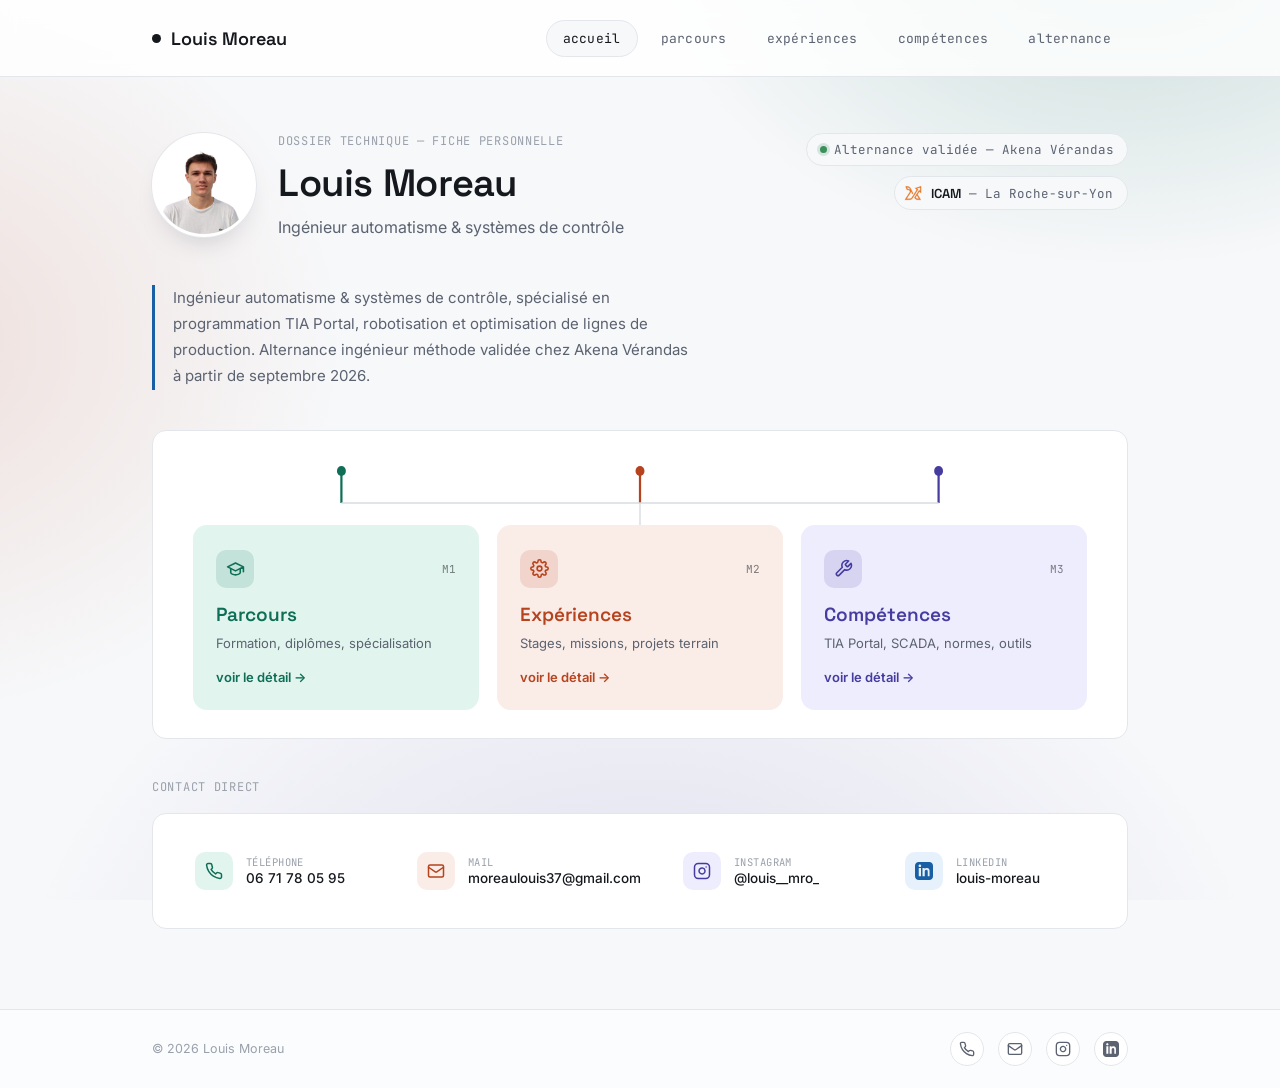
<file: index.html>
<!DOCTYPE html>
<html lang="fr">
<head>
<!-- Google Tag Manager -->
<script>(function(w,d,s,l,i){w[l]=w[l]||[];w[l].push({'gtm.start':
new Date().getTime(),event:'gtm.js'});var f=d.getElementsByTagName(s)[0],
j=d.createElement(s),dl=l!='dataLayer'?'&l='+l:'';j.async=true;j.src=
'https://www.googletagmanager.com/gtm.js?id='+i+dl;f.parentNode.insertBefore(j,f);
})(window,document,'script','dataLayer','GTM-N29N7DFH');</script>
<!-- End Google Tag Manager -->
<!-- Google tag (gtag.js) -->
<script async src="https://www.googletagmanager.com/gtag/js?id=G-XVR38PTL5F"></script>
<script>
  window.dataLayer = window.dataLayer || [];
  function gtag(){dataLayer.push(arguments);}
  gtag('js', new Date());

  gtag('config', 'G-XVR38PTL5F');
</script>

<meta charset="UTF-8">
<meta name="viewport" content="width=device-width, initial-scale=1.0">
<title>Louis Moreau — Ingénieur automatisme</title>
<link rel="icon" type="image/x-icon" href="assets/favicon.ico">
<link rel="stylesheet" href="style.css">
<style>
  .hero {
    display: flex;
    align-items: flex-start;
    justify-content: space-between;
    gap: 32px;
    margin-bottom: 44px;
  }
  .hero-portrait {
    width: 104px;
    height: 104px;
    border-radius: 50%;
    overflow: hidden;
    flex-shrink: 0;
    background: var(--surface);
    border: 3px solid var(--surface);
    box-shadow: 0 0 0 1px var(--border), 0 14px 30px -16px rgba(20,30,40,0.28);
  }
  .hero-portrait img {
    width: 100%;
    height: 100%;
    object-fit: cover;
    object-position: center 28%;
    display: block;
  }
  .hero-text { display: flex; gap: 22px; align-items: flex-start; }
  .hero-badges {
    display: flex;
    flex-direction: column;
    align-items: flex-end;
    gap: 10px;
  }
  .school-badge {
    display: inline-flex;
    align-items: center;
    gap: 8px;
    background: var(--bg);
    border: 1px solid var(--border);
    border-radius: 100px;
    padding: 6px 14px 6px 8px;
    font-size: 12.5px;
    color: var(--text-soft);
    font-family: 'JetBrains Mono', monospace;
  }
  .school-badge img {
    width: 20px;
    height: 20px;
    display: block;
  }
  .school-badge strong {
    color: var(--text);
    font-family: 'Space Grotesk', sans-serif;
    font-weight: 600;
    font-size: 13px;
  }
  .quote {
    font-size: 15px;
    line-height: 1.75;
    color: var(--text-soft);
    max-width: 540px;
    border-left: 3px solid var(--blue);
    padding-left: 18px;
    margin: 0 0 40px;
  }
  .section-label {
    font-family: 'JetBrains Mono', monospace;
    font-size: 12px;
    letter-spacing: 0.06em;
    text-transform: uppercase;
    color: var(--text-faint);
    margin: 0 0 14px;
  }

  .panel {
    background: var(--surface);
    border: 1px solid var(--border);
    border-radius: var(--radius);
    padding: 40px 40px 28px;
  }

  .schema { display: block; width: 100%; height: 60px; overflow: visible; margin-bottom: -6px; }

  .modules {
    display: grid;
    grid-template-columns: repeat(3, 1fr);
    gap: 18px;
  }
  .module-card {
    border-radius: var(--radius);
    padding: 24px 22px;
    display: flex;
    flex-direction: column;
    gap: 14px;
    border: 1px solid transparent;
    transition: transform 0.18s ease, box-shadow 0.18s ease;
    cursor: pointer;
  }
  .module-card:hover { transform: translateY(-3px); box-shadow: 0 10px 24px -16px rgba(0,0,0,0.25); }

  .module-card.teal { background: var(--teal-bg); }
  .module-card.coral { background: var(--coral-bg); }
  .module-card.purple { background: var(--purple-bg); }

  .module-top { display: flex; align-items: center; justify-content: space-between; }
  .module-icon {
    width: 38px; height: 38px;
    border-radius: 10px;
    display: flex; align-items: center; justify-content: center;
    font-size: 19px;
  }
  .module-icon svg { width: 19px; height: 19px; }
  .module-card.teal .module-icon { background: rgba(15,110,86,0.14); color: var(--teal); }
  .module-card.coral .module-icon { background: rgba(182,67,30,0.14); color: var(--coral); }
  .module-card.purple .module-icon { background: rgba(70,60,160,0.14); color: var(--purple); }

  .module-tag { font-family: 'JetBrains Mono', monospace; font-size: 11px; opacity: 0.55; }

  .module-card h3 { font-family: 'Space Grotesk', sans-serif; font-size: 19px; font-weight: 600; margin: 0; }
  .module-card.teal h3 { color: var(--teal); }
  .module-card.coral h3 { color: var(--coral); }
  .module-card.purple h3 { color: var(--purple); }

  .module-card p.desc { font-size: 13px; color: var(--text-soft); margin: -8px 0 0; line-height: 1.55; }

  .module-link {
    font-size: 13px; font-weight: 600;
    display: flex; align-items: center; gap: 5px;
    margin-top: 2px;
  }
  .module-card.teal .module-link { color: var(--teal); }
  .module-card.coral .module-link { color: var(--coral); }
  .module-card.purple .module-link { color: var(--purple); }

  @media (max-width: 720px) {
    .modules { grid-template-columns: 1fr; }
    .panel { padding: 28px 22px 22px; }
    h1.page-title { font-size: 30px; }
    .hero { flex-direction: column; gap: 20px; align-items: flex-start; }
    .hero-text { gap: 16px; }
    .hero-portrait { width: 84px; height: 84px; }
    .hero-badges { align-items: flex-start; flex-direction: row; flex-wrap: wrap; }
  }
</style>
</head>
<body class="page-accueil">
<!-- Google Tag Manager (noscript) -->
<noscript><iframe src="https://www.googletagmanager.com/ns.html?id=GTM-N29N7DFH"
height="0" width="0" style="display:none;visibility:hidden"></iframe></noscript>
<!-- End Google Tag Manager (noscript) -->


<header class="site-header">
  <div class="wrap">
    <div class="logo"><span class="dot"></span> Louis Moreau</div>
    <nav class="main-nav">
      <a href="index.html" class="active">accueil</a>
      <a href="parcours.html">parcours</a>
      <a href="experiences.html">expériences</a>
      <a href="competences.html">compétences</a>
      <a href="alternance.html">alternance</a>
    </nav>
  </div>
</header>

<main>
  <div class="wrap">

    <div class="hero">
      <div class="hero-text">
        <div class="hero-portrait">
          <img src="assets/louis.png" alt="Louis Moreau">
        </div>
        <div>
          <p class="eyebrow">Dossier technique — fiche personnelle</p>
          <h1 class="page-title">Louis Moreau</h1>
          <p class="subtitle" style="margin-bottom:0;">Ingénieur automatisme &amp; systèmes de contrôle</p>
        </div>
      </div>
      <div class="hero-badges">
        <a class="status-badge" href="alternance.html"><span class="pulse"></span> Alternance validée — Akena Vérandas</a>
        <span class="school-badge"><img src="assets/icam-logo.png" alt="ICAM"> <strong>ICAM</strong> — La Roche-sur-Yon</span>
      </div>
    </div>

    <p class="quote">Ingénieur automatisme & systèmes de contrôle, spécialisé en programmation TIA Portal, robotisation et optimisation de lignes de production. Alternance ingénieur méthode validée chez Akena Vérandas à partir de septembre 2026.</p>

    <div class="panel">
      <svg class="schema" viewBox="0 0 1000 60" preserveAspectRatio="none">
        <line x1="166" y1="0" x2="166" y2="32" stroke="#0F6E56" stroke-width="2.5"/>
        <line x1="500" y1="0" x2="500" y2="32" stroke="#B6431E" stroke-width="2.5"/>
        <line x1="834" y1="0" x2="834" y2="32" stroke="#463CA0" stroke-width="2.5"/>
        <line x1="166" y1="32" x2="834" y2="32" stroke="#D7DBE0" stroke-width="1.5"/>
        <line x1="500" y1="32" x2="500" y2="60" stroke="#D7DBE0" stroke-width="1.5"/>
        <circle cx="166" cy="0" r="5" fill="#0F6E56"/>
        <circle cx="500" cy="0" r="5" fill="#B6431E"/>
        <circle cx="834" cy="0" r="5" fill="#463CA0"/>
      </svg>

      <div class="modules">

        <a class="module-card teal" href="parcours.html">
          <div class="module-top">
            <div class="module-icon">
              <svg viewBox="0 0 24 24" fill="none" stroke="currentColor" stroke-width="2" stroke-linecap="round" stroke-linejoin="round"><path d="M22 10v6M2 10l10-5 10 5-10 5z"/><path d="M6 12v5c0 1.5 3 3 6 3s6-1.5 6-3v-5"/></svg>
            </div>
            <span class="module-tag">M1</span>
          </div>
          <h3>Parcours</h3>
          <p class="desc">Formation, diplômes, spécialisation</p>
          <span class="module-link">voir le détail &rarr;</span>
        </a>

        <a class="module-card coral" href="experiences.html">
          <div class="module-top">
            <div class="module-icon">
              <svg viewBox="0 0 24 24" fill="none" stroke="currentColor" stroke-width="2" stroke-linecap="round" stroke-linejoin="round"><circle cx="12" cy="12" r="3"/><path d="M19.4 15a1.65 1.65 0 0 0 .33 1.82l.06.06a2 2 0 1 1-2.83 2.83l-.06-.06a1.65 1.65 0 0 0-1.82-.33 1.65 1.65 0 0 0-1 1.51V21a2 2 0 1 1-4 0v-.09A1.65 1.65 0 0 0 9 19.4a1.65 1.65 0 0 0-1.82.33l-.06.06a2 2 0 1 1-2.83-2.83l.06-.06a1.65 1.65 0 0 0 .33-1.82 1.65 1.65 0 0 0-1.51-1H3a2 2 0 1 1 0-4h.09A1.65 1.65 0 0 0 4.6 9a1.65 1.65 0 0 0-.33-1.82l-.06-.06a2 2 0 1 1 2.83-2.83l.06.06a1.65 1.65 0 0 0 1.82.33H9a1.65 1.65 0 0 0 1-1.51V3a2 2 0 1 1 4 0v.09a1.65 1.65 0 0 0 1 1.51 1.65 1.65 0 0 0 1.82-.33l.06-.06a2 2 0 1 1 2.83 2.83l-.06.06a1.65 1.65 0 0 0-.33 1.82V9c.26.604.852.997 1.51 1H21a2 2 0 1 1 0 4h-.09c-.658.003-1.25.396-1.51 1z"/></svg>
            </div>
            <span class="module-tag">M2</span>
          </div>
          <h3>Expériences</h3>
          <p class="desc">Stages, missions, projets terrain</p>
          <span class="module-link">voir le détail &rarr;</span>
        </a>

        <a class="module-card purple" href="competences.html">
          <div class="module-top">
            <div class="module-icon">
              <svg viewBox="0 0 24 24" fill="none" stroke="currentColor" stroke-width="2" stroke-linecap="round" stroke-linejoin="round"><path d="M14.7 6.3a1 1 0 0 0 0 1.4l1.6 1.6a1 1 0 0 0 1.4 0l3.77-3.77a6 6 0 0 1-7.94 7.94l-6.91 6.91a2.12 2.12 0 0 1-3-3l6.91-6.91a6 6 0 0 1 7.94-7.94l-3.76 3.76z"/></svg>
            </div>
            <span class="module-tag">M3</span>
          </div>
          <h3>Compétences</h3>
          <p class="desc">TIA Portal, SCADA, normes, outils</p>
          <span class="module-link">voir le détail &rarr;</span>
        </a>

      </div>


    </div>

    <p class="section-label" style="margin-top:40px;">Contact direct</p>
    <div class="contact-card">
      <a class="contact-item tel" href="tel:+33671780595">
        <span class="contact-icon">
          <svg viewBox="0 0 24 24" fill="none" stroke="currentColor" stroke-width="2" stroke-linecap="round" stroke-linejoin="round"><path d="M22 16.92v3a2 2 0 0 1-2.18 2 19.79 19.79 0 0 1-8.63-3.07 19.5 19.5 0 0 1-6-6 19.79 19.79 0 0 1-3.07-8.67A2 2 0 0 1 4.11 2h3a2 2 0 0 1 2 1.72 12.84 12.84 0 0 0 .7 2.81 2 2 0 0 1-.45 2.11L8.09 9.91a16 16 0 0 0 6 6l1.27-1.27a2 2 0 0 1 2.11-.45 12.84 12.84 0 0 0 2.81.7A2 2 0 0 1 22 16.92z"/></svg>
        </span>
        <span class="contact-text">
          <span class="contact-label">Téléphone</span>
          <span class="contact-value">06 71 78 05 95</span>
        </span>
      </a>
      <a class="contact-item mail" href="mailto:moreaulouis37@gmail.com">
        <span class="contact-icon">
          <svg viewBox="0 0 24 24" fill="none" stroke="currentColor" stroke-width="2" stroke-linecap="round" stroke-linejoin="round"><rect x="2" y="4" width="20" height="16" rx="2"/><path d="m2 7 8.97 6.2a2 2 0 0 0 2.06 0L22 7"/></svg>
        </span>
        <span class="contact-text">
          <span class="contact-label">Mail</span>
          <span class="contact-value">moreaulouis37@gmail.com</span>
        </span>
      </a>
      <a class="contact-item insta" href="https://instagram.com/louis__mro_" target="_blank" rel="noopener">
        <span class="contact-icon">
          <svg viewBox="0 0 24 24" fill="none" stroke="currentColor" stroke-width="2" stroke-linecap="round" stroke-linejoin="round"><rect x="2" y="2" width="20" height="20" rx="5"/><path d="M16 11.37A4 4 0 1 1 12.63 8 4 4 0 0 1 16 11.37z"/><path d="M17.5 6.5h.01"/></svg>
        </span>
        <span class="contact-text">
          <span class="contact-label">Instagram</span>
          <span class="contact-value">@louis__mro_</span>
        </span>
      </a>
      <a class="contact-item linkedin" href="https://www.linkedin.com/in/louis-moreau-b50304274/" target="_blank" rel="noopener">
        <span class="contact-icon">
          <svg viewBox="0 0 24 24" fill="currentColor" stroke="none"><path d="M19 0h-14c-2.76 0-5 2.24-5 5v14c0 2.76 2.24 5 5 5h14c2.76 0 5-2.24 5-5v-14c0-2.76-2.24-5-5-5zm-11 19h-3v-11h3v11zm-1.5-12.27c-.97 0-1.75-.79-1.75-1.76s.78-1.75 1.75-1.75 1.75.78 1.75 1.75-.78 1.76-1.75 1.76zm13.5 12.27h-3v-5.6c0-1.33-.03-3.05-1.86-3.05-1.87 0-2.15 1.46-2.15 2.96v5.69h-3v-11h2.88v1.5h.04c.4-.76 1.39-1.56 2.86-1.56 3.06 0 3.63 2.02 3.63 4.63v6.43z"/></svg>
        </span>
        <span class="contact-text">
          <span class="contact-label">LinkedIn</span>
          <span class="contact-value">louis-moreau</span>
        </span>
      </a>
    </div>

  </div>
</main>

<footer class="site-footer">
  <div class="wrap">
    <p>&copy; 2026 Louis Moreau</p>
    <div class="footer-icons">
      <a href="tel:+33671780595" aria-label="téléphone">
        <svg viewBox="0 0 24 24" fill="none" stroke="currentColor" stroke-width="2" stroke-linecap="round" stroke-linejoin="round"><path d="M22 16.92v3a2 2 0 0 1-2.18 2 19.79 19.79 0 0 1-8.63-3.07 19.5 19.5 0 0 1-6-6 19.79 19.79 0 0 1-3.07-8.67A2 2 0 0 1 4.11 2h3a2 2 0 0 1 2 1.72 12.84 12.84 0 0 0 .7 2.81 2 2 0 0 1-.45 2.11L8.09 9.91a16 16 0 0 0 6 6l1.27-1.27a2 2 0 0 1 2.11-.45 12.84 12.84 0 0 0 2.81.7A2 2 0 0 1 22 16.92z"/></svg>
      </a>
      <a href="mailto:moreaulouis37@gmail.com" aria-label="email">
        <svg viewBox="0 0 24 24" fill="none" stroke="currentColor" stroke-width="2" stroke-linecap="round" stroke-linejoin="round"><rect x="2" y="4" width="20" height="16" rx="2"/><path d="m2 7 8.97 6.2a2 2 0 0 0 2.06 0L22 7"/></svg>
      </a>
      <a href="https://instagram.com/louis__mro_" aria-label="instagram" target="_blank" rel="noopener">
        <svg viewBox="0 0 24 24" fill="none" stroke="currentColor" stroke-width="2" stroke-linecap="round" stroke-linejoin="round"><rect x="2" y="2" width="20" height="20" rx="5"/><path d="M16 11.37A4 4 0 1 1 12.63 8 4 4 0 0 1 16 11.37z"/><path d="M17.5 6.5h.01"/></svg>
      </a>
      <a href="https://www.linkedin.com/in/louis-moreau-b50304274/" aria-label="linkedin" target="_blank" rel="noopener">
        <svg viewBox="0 0 24 24" fill="currentColor" stroke="none"><path d="M19 0h-14c-2.76 0-5 2.24-5 5v14c0 2.76 2.24 5 5 5h14c2.76 0 5-2.24 5-5v-14c0-2.76-2.24-5-5-5zm-11 19h-3v-11h3v11zm-1.5-12.27c-.97 0-1.75-.79-1.75-1.76s.78-1.75 1.75-1.75 1.75.78 1.75 1.75-.78 1.76-1.75 1.76zm13.5 12.27h-3v-5.6c0-1.33-.03-3.05-1.86-3.05-1.87 0-2.15 1.46-2.15 2.96v5.69h-3v-11h2.88v1.5h.04c.4-.76 1.39-1.56 2.86-1.56 3.06 0 3.63 2.02 3.63 4.63v6.43z"/></svg>
      </a>
    </div>
  </div>
</footer>

<script src="https://dashboard.causeriebot.com/widget.js" data-id="1ee7405c-5bf6-4d83-9b55-674a49365535" data-url="https://dashboard.causeriebot.com"></script>
</body>
</html>
</file>
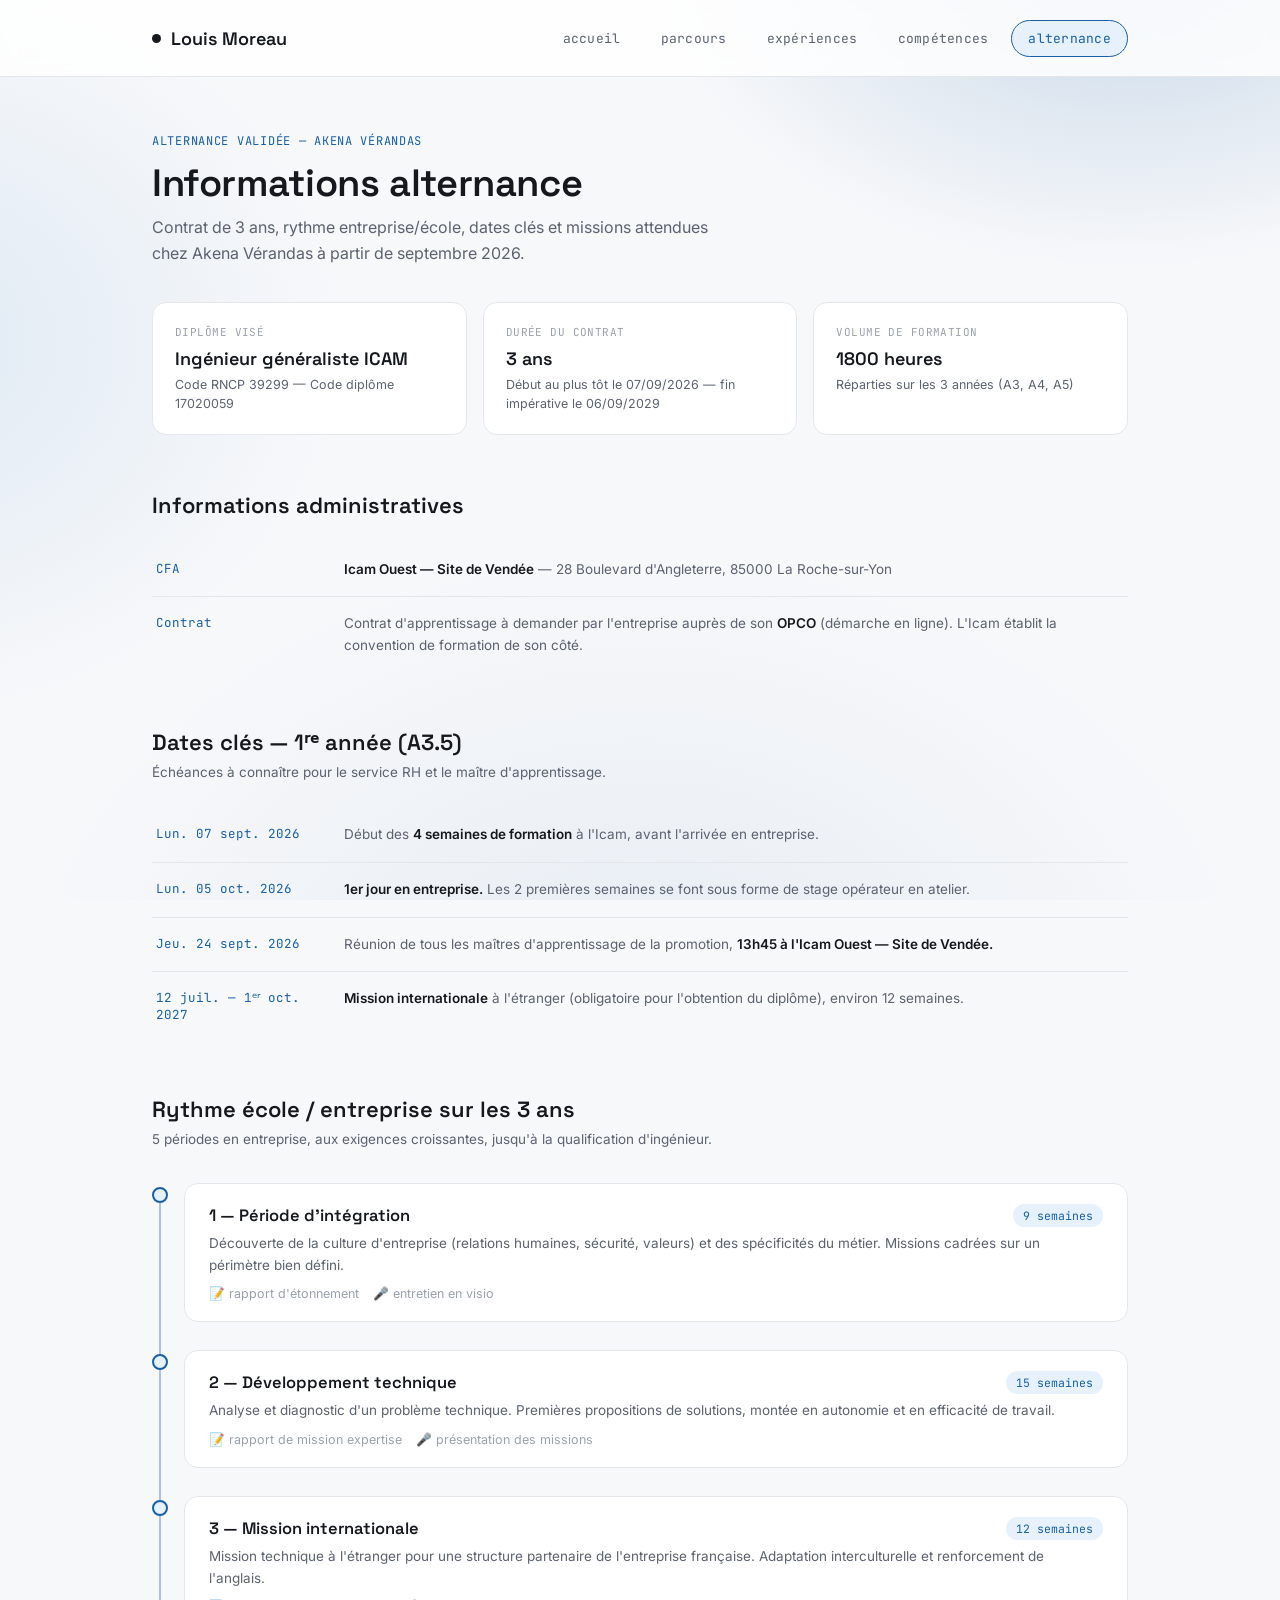
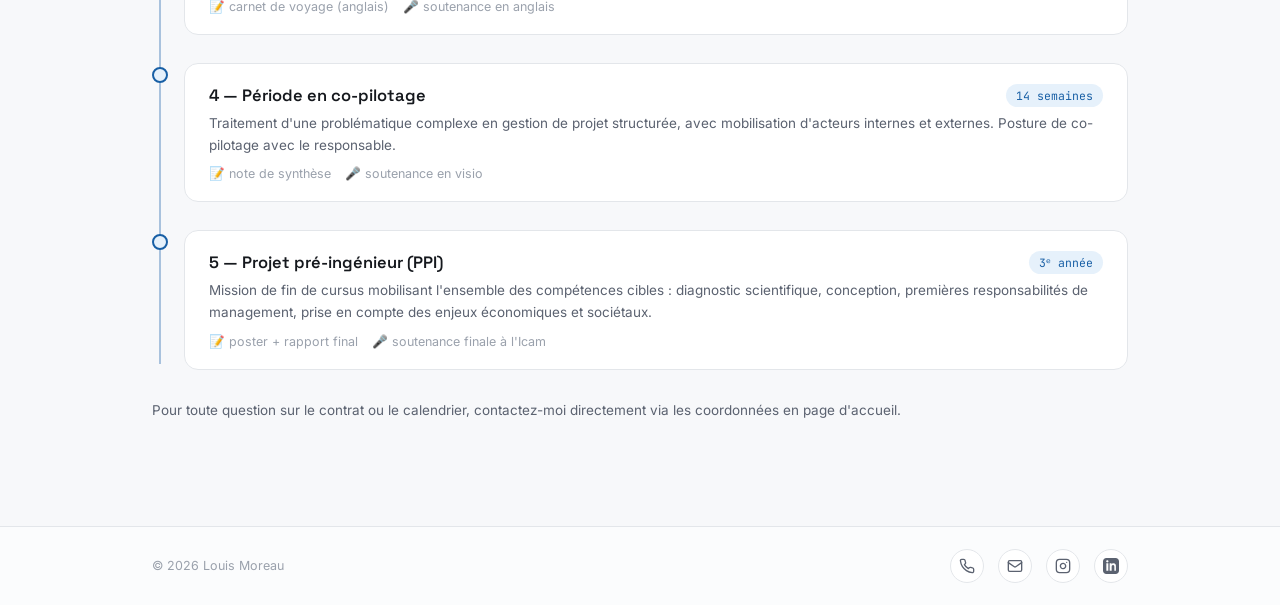
<file: alternance.html>
<!DOCTYPE html>
<html lang="fr">
<head>
<!-- Google Tag Manager -->
<script>(function(w,d,s,l,i){w[l]=w[l]||[];w[l].push({'gtm.start':
new Date().getTime(),event:'gtm.js'});var f=d.getElementsByTagName(s)[0],
j=d.createElement(s),dl=l!='dataLayer'?'&l='+l:'';j.async=true;j.src=
'https://www.googletagmanager.com/gtm.js?id='+i+dl;f.parentNode.insertBefore(j,f);
})(window,document,'script','dataLayer','GTM-N29N7DFH');</script>
<!-- End Google Tag Manager -->
<!-- Google tag (gtag.js) -->
<script async src="https://www.googletagmanager.com/gtag/js?id=G-XVR38PTL5F"></script>
<script>
  window.dataLayer = window.dataLayer || [];
  function gtag(){dataLayer.push(arguments);}
  gtag('js', new Date());

  gtag('config', 'G-XVR38PTL5F');
</script>

<meta charset="UTF-8">
<meta name="viewport" content="width=device-width, initial-scale=1.0">
<title>Informations alternance — Louis Moreau</title>
<link rel="icon" type="image/x-icon" href="assets/favicon.ico">
<link rel="stylesheet" href="style.css">
<style>
  .page-eyebrow { color: var(--blue); }

  .info-grid {
    display: grid;
    grid-template-columns: repeat(3, 1fr);
    gap: 16px;
    margin-top: 36px;
  }
  .info-card {
    background: var(--surface);
    border: 1px solid var(--border);
    border-radius: var(--radius);
    padding: 22px 22px 20px;
  }
  .info-card .info-label {
    font-family: 'JetBrains Mono', monospace;
    font-size: 11px;
    letter-spacing: 0.04em;
    text-transform: uppercase;
    color: var(--text-faint);
    margin: 0 0 8px;
  }
  .info-card .info-value {
    font-family: 'Space Grotesk', sans-serif;
    font-weight: 600;
    font-size: 18px;
    margin: 0 0 6px;
    color: var(--text);
  }
  .info-card .info-sub {
    font-size: 12.5px;
    color: var(--text-soft);
    line-height: 1.5;
    margin: 0;
  }

  .section-head {
    display: flex;
    align-items: baseline;
    justify-content: space-between;
    margin: 56px 0 8px;
  }
  .section-head h2 {
    font-family: 'Space Grotesk', sans-serif;
    font-weight: 600;
    font-size: 22px;
    margin: 0;
  }
  .section-sub { font-size: 13.5px; color: var(--text-soft); margin: 0 0 28px; }

  /* ---- bloc "à savoir" ---- */
  .note-panel {
    background: var(--blue-bg);
    border: 1px solid var(--blue-line, rgba(24,95,165,0.3));
    border-radius: var(--radius);
    padding: 20px 24px;
    display: flex;
    gap: 16px;
    align-items: flex-start;
    margin-top: 24px;
  }
  .note-icon {
    width: 36px; height: 36px;
    border-radius: 10px;
    background: rgba(24,95,165,0.14);
    color: var(--blue);
    display: flex; align-items: center; justify-content: center;
    flex-shrink: 0;
  }
  .note-icon svg { width: 18px; height: 18px; }
  .note-text { font-size: 13.5px; color: var(--text); line-height: 1.65; margin: 0; }
  .note-text strong { color: var(--blue); }

  /* ---- dates clés ---- */
  .dates-list { display: flex; flex-direction: column; gap: 0; margin-top: 24px; }
  .date-row {
    display: flex;
    gap: 20px;
    padding: 16px 4px;
    border-bottom: 1px solid var(--border);
  }
  .date-row:last-child { border-bottom: none; }
  .date-tag {
    font-family: 'JetBrains Mono', monospace;
    font-size: 12.5px;
    color: var(--blue);
    width: 168px;
    flex-shrink: 0;
    padding-top: 1px;
  }
  .date-desc { font-size: 13.5px; color: var(--text-soft); line-height: 1.6; }
  .date-desc strong { color: var(--text); font-weight: 600; }

  /* ---- rythme 3 ans (timeline) ---- */
  .timeline { position: relative; padding-left: 32px; margin-top: 36px; }
  .timeline::before {
    content: '';
    position: absolute;
    left: 7px; top: 6px; bottom: 6px;
    width: 2px;
    background: var(--blue);
    opacity: 0.35;
  }
  .t-item { position: relative; margin-bottom: 28px; }
  .t-item:last-child { margin-bottom: 0; }
  .t-dot {
    position: absolute;
    left: -32px; top: 4px;
    width: 16px; height: 16px;
    border-radius: 50%;
    background: var(--blue-bg);
    border: 2px solid var(--blue);
  }
  .t-card {
    background: var(--surface);
    border: 1px solid var(--border);
    border-radius: var(--radius);
    padding: 20px 24px;
  }
  .t-top { display: flex; align-items: center; justify-content: space-between; gap: 12px; flex-wrap: wrap; margin-bottom: 6px; }
  .t-title {
    font-family: 'Space Grotesk', sans-serif;
    font-weight: 600;
    font-size: 16.5px;
    margin: 0;
  }
  .t-duration {
    font-family: 'JetBrains Mono', monospace;
    font-size: 11.5px;
    color: var(--blue);
    background: var(--blue-bg);
    padding: 4px 10px;
    border-radius: 100px;
    white-space: nowrap;
  }
  .t-desc { font-size: 13.5px; color: var(--text-soft); line-height: 1.6; margin: 0 0 10px; }
  .t-eval {
    font-size: 12.5px;
    color: var(--text-faint);
    margin: 0;
    display: flex;
    gap: 14px;
    flex-wrap: wrap;
  }
  .t-eval span { display: inline-flex; align-items: center; gap: 5px; }

  @media (max-width: 720px) {
    .info-grid { grid-template-columns: 1fr; }
    .date-row { flex-direction: column; gap: 4px; }
    .date-tag { width: auto; }
  }
</style>
</head>
<body class="page-alternance">
<!-- Google Tag Manager (noscript) -->
<noscript><iframe src="https://www.googletagmanager.com/ns.html?id=GTM-N29N7DFH"
height="0" width="0" style="display:none;visibility:hidden"></iframe></noscript>
<!-- End Google Tag Manager (noscript) -->


<header class="site-header">
  <div class="wrap">
    <div class="logo"><span class="dot"></span> Louis Moreau</div>
    <nav class="main-nav">
      <a href="index.html">accueil</a>
      <a href="parcours.html">parcours</a>
      <a href="experiences.html">expériences</a>
      <a href="competences.html">compétences</a>
      <a href="alternance.html" class="active alternance">alternance</a>
    </nav>
  </div>
</header>

<main>
  <div class="wrap">
    <p class="eyebrow page-eyebrow">Alternance validée — Akena Vérandas</p>
    <h1 class="page-title">Informations alternance</h1>
    <p class="subtitle">Contrat de 3 ans, rythme entreprise/école, dates clés et missions attendues chez Akena Vérandas à partir de septembre 2026.</p>

    <div class="info-grid">
      <div class="info-card">
        <p class="info-label">Diplôme visé</p>
        <p class="info-value">Ingénieur généraliste ICAM</p>
        <p class="info-sub">Code RNCP 39299 — Code diplôme 17020059</p>
      </div>
      <div class="info-card">
        <p class="info-label">Durée du contrat</p>
        <p class="info-value">3 ans</p>
        <p class="info-sub">Début au plus tôt le 07/09/2026 — fin impérative le 06/09/2029</p>
      </div>
      <div class="info-card">
        <p class="info-label">Volume de formation</p>
        <p class="info-value">1800 heures</p>
        <p class="info-sub">Réparties sur les 3 années (A3, A4, A5)</p>
      </div>
    </div>



    <div class="section-head">
      <h2>Informations administratives</h2>
    </div>
    <div class="dates-list">
      <div class="date-row">
        <div class="date-tag">CFA</div>
        <div class="date-desc"><strong>Icam Ouest — Site de Vendée</strong> — 28 Boulevard d'Angleterre, 85000 La Roche-sur-Yon</div>
      </div>
      <div class="date-row">
        <div class="date-tag">Contrat</div>
        <div class="date-desc">Contrat d'apprentissage à demander par l'entreprise auprès de son <strong>OPCO</strong> (démarche en ligne). L'Icam établit la convention de formation de son côté.</div>
      </div>
    </div>

    <div class="section-head">
      <h2>Dates clés — 1ʳᵉ année (A3.5)</h2>
    </div>
    <p class="section-sub">Échéances à connaître pour le service RH et le maître d'apprentissage.</p>
    <div class="dates-list">
      <div class="date-row">
        <div class="date-tag">Lun. 07 sept. 2026</div>
        <div class="date-desc">Début des <strong>4 semaines de formation</strong> à l'Icam, avant l'arrivée en entreprise.</div>
      </div>
      <div class="date-row">
        <div class="date-tag">Lun. 05 oct. 2026</div>
        <div class="date-desc"><strong>1er jour en entreprise.</strong> Les 2 premières semaines se font sous forme de stage opérateur en atelier.</div>
      </div>
      <div class="date-row">
        <div class="date-tag">Jeu. 24 sept. 2026</div>
        <div class="date-desc">Réunion de tous les maîtres d'apprentissage de la promotion, <strong>13h45 à l'Icam Ouest — Site de Vendée.</strong></div>
      </div>
      <div class="date-row">
        <div class="date-tag">12 juil. — 1ᵉʳ oct. 2027</div>
        <div class="date-desc"><strong>Mission internationale</strong> à l'étranger (obligatoire pour l'obtention du diplôme), environ 12 semaines.</div>
      </div>
    </div>

    <div class="section-head">
      <h2>Rythme école / entreprise sur les 3 ans</h2>
    </div>
    <p class="section-sub">5 périodes en entreprise, aux exigences croissantes, jusqu'à la qualification d'ingénieur.</p>

    <div class="timeline">

      <div class="t-item">
        <div class="t-dot"></div>
        <div class="t-card">
          <div class="t-top">
            <p class="t-title">1 — Période d'intégration</p>
            <span class="t-duration">9 semaines</span>
          </div>
          <p class="t-desc">Découverte de la culture d'entreprise (relations humaines, sécurité, valeurs) et des spécificités du métier. Missions cadrées sur un périmètre bien défini.</p>
          <p class="t-eval"><span>📝 rapport d'étonnement</span><span>🎤 entretien en visio</span></p>
        </div>
      </div>

      <div class="t-item">
        <div class="t-dot"></div>
        <div class="t-card">
          <div class="t-top">
            <p class="t-title">2 — Développement technique</p>
            <span class="t-duration">15 semaines</span>
          </div>
          <p class="t-desc">Analyse et diagnostic d'un problème technique. Premières propositions de solutions, montée en autonomie et en efficacité de travail.</p>
          <p class="t-eval"><span>📝 rapport de mission expertise</span><span>🎤 présentation des missions</span></p>
        </div>
      </div>

      <div class="t-item">
        <div class="t-dot"></div>
        <div class="t-card">
          <div class="t-top">
            <p class="t-title">3 — Mission internationale</p>
            <span class="t-duration">12 semaines</span>
          </div>
          <p class="t-desc">Mission technique à l'étranger pour une structure partenaire de l'entreprise française. Adaptation interculturelle et renforcement de l'anglais.</p>
          <p class="t-eval"><span>📝 carnet de voyage (anglais)</span><span>🎤 soutenance en anglais</span></p>
        </div>
      </div>

      <div class="t-item">
        <div class="t-dot"></div>
        <div class="t-card">
          <div class="t-top">
            <p class="t-title">4 — Période en co-pilotage</p>
            <span class="t-duration">14 semaines</span>
          </div>
          <p class="t-desc">Traitement d'une problématique complexe en gestion de projet structurée, avec mobilisation d'acteurs internes et externes. Posture de co-pilotage avec le responsable.</p>
          <p class="t-eval"><span>📝 note de synthèse</span><span>🎤 soutenance en visio</span></p>
        </div>
      </div>

      <div class="t-item">
        <div class="t-dot"></div>
        <div class="t-card">
          <div class="t-top">
            <p class="t-title">5 — Projet pré-ingénieur (PPI)</p>
            <span class="t-duration">3ᵉ année</span>
          </div>
          <p class="t-desc">Mission de fin de cursus mobilisant l'ensemble des compétences cibles : diagnostic scientifique, conception, premières responsabilités de management, prise en compte des enjeux économiques et sociétaux.</p>
          <p class="t-eval"><span>📝 poster + rapport final</span><span>🎤 soutenance finale à l'Icam</span></p>
        </div>
      </div>

    </div>

    <p class="section-sub" style="margin-top:32px;">Pour toute question sur le contrat ou le calendrier, contactez-moi directement via les coordonnées en page d'accueil.</p>

  </div>
</main>

<footer class="site-footer">
  <div class="wrap">
    <p>&copy; 2026 Louis Moreau</p>
    <div class="footer-icons">
      <a href="tel:+33671780595" aria-label="téléphone">
        <svg viewBox="0 0 24 24" fill="none" stroke="currentColor" stroke-width="2" stroke-linecap="round" stroke-linejoin="round"><path d="M22 16.92v3a2 2 0 0 1-2.18 2 19.79 19.79 0 0 1-8.63-3.07 19.5 19.5 0 0 1-6-6 19.79 19.79 0 0 1-3.07-8.67A2 2 0 0 1 4.11 2h3a2 2 0 0 1 2 1.72 12.84 12.84 0 0 0 .7 2.81 2 2 0 0 1-.45 2.11L8.09 9.91a16 16 0 0 0 6 6l1.27-1.27a2 2 0 0 1 2.11-.45 12.84 12.84 0 0 0 2.81.7A2 2 0 0 1 22 16.92z"/></svg>
      </a>
      <a href="mailto:moreaulouis37@gmail.com" aria-label="email">
        <svg viewBox="0 0 24 24" fill="none" stroke="currentColor" stroke-width="2" stroke-linecap="round" stroke-linejoin="round"><rect x="2" y="4" width="20" height="16" rx="2"/><path d="m2 7 8.97 6.2a2 2 0 0 0 2.06 0L22 7"/></svg>
      </a>
      <a href="https://instagram.com/louis__mro_" aria-label="instagram" target="_blank" rel="noopener">
        <svg viewBox="0 0 24 24" fill="none" stroke="currentColor" stroke-width="2" stroke-linecap="round" stroke-linejoin="round"><rect x="2" y="2" width="20" height="20" rx="5"/><path d="M16 11.37A4 4 0 1 1 12.63 8 4 4 0 0 1 16 11.37z"/><path d="M17.5 6.5h.01"/></svg>
      </a>
      <a href="https://www.linkedin.com/in/louis-moreau-b50304274/" aria-label="linkedin" target="_blank" rel="noopener">
        <svg viewBox="0 0 24 24" fill="currentColor" stroke="none"><path d="M19 0h-14c-2.76 0-5 2.24-5 5v14c0 2.76 2.24 5 5 5h14c2.76 0 5-2.24 5-5v-14c0-2.76-2.24-5-5-5zm-11 19h-3v-11h3v11zm-1.5-12.27c-.97 0-1.75-.79-1.75-1.76s.78-1.75 1.75-1.75 1.75.78 1.75 1.75-.78 1.76-1.75 1.76zm13.5 12.27h-3v-5.6c0-1.33-.03-3.05-1.86-3.05-1.87 0-2.15 1.46-2.15 2.96v5.69h-3v-11h2.88v1.5h.04c.4-.76 1.39-1.56 2.86-1.56 3.06 0 3.63 2.02 3.63 4.63v6.43z"/></svg>
      </a>
    </div>
  </div>
</footer>

<script src="https://dashboard.causeriebot.com/widget.js" data-id="1ee7405c-5bf6-4d83-9b55-674a49365535" data-url="https://dashboard.causeriebot.com"></script>
</body>
</html>
</file>
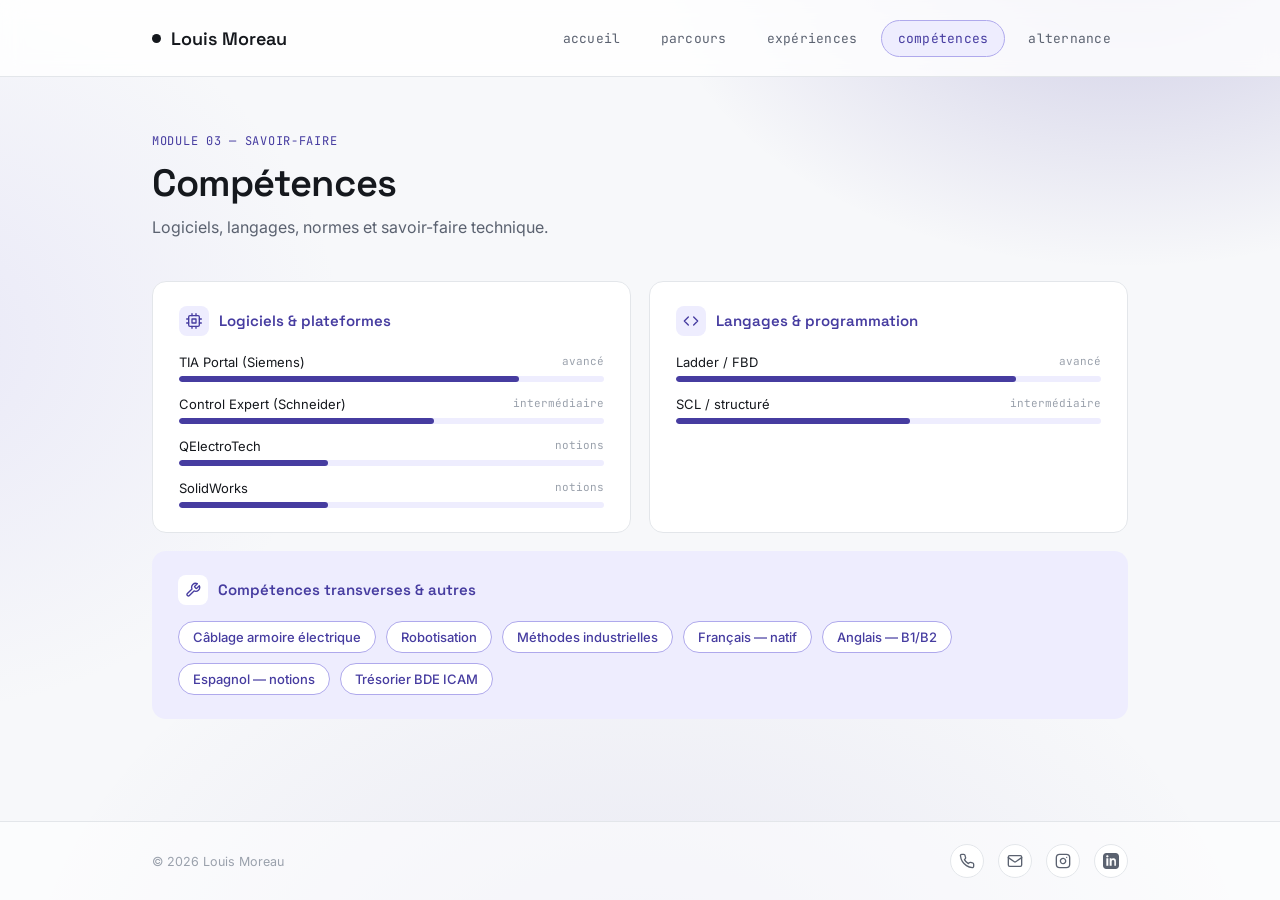
<file: competences.html>
<!DOCTYPE html>
<html lang="fr">
<head>
<!-- Google Tag Manager -->
<script>(function(w,d,s,l,i){w[l]=w[l]||[];w[l].push({'gtm.start':
new Date().getTime(),event:'gtm.js'});var f=d.getElementsByTagName(s)[0],
j=d.createElement(s),dl=l!='dataLayer'?'&l='+l:'';j.async=true;j.src=
'https://www.googletagmanager.com/gtm.js?id='+i+dl;f.parentNode.insertBefore(j,f);
})(window,document,'script','dataLayer','GTM-N29N7DFH');</script>
<!-- End Google Tag Manager -->
<!-- Google tag (gtag.js) -->
<script async src="https://www.googletagmanager.com/gtag/js?id=G-XVR38PTL5F"></script>
<script>
  window.dataLayer = window.dataLayer || [];
  function gtag(){dataLayer.push(arguments);}
  gtag('js', new Date());

  gtag('config', 'G-XVR38PTL5F');
</script>

<meta charset="UTF-8">
<meta name="viewport" content="width=device-width, initial-scale=1.0">
<title>Compétences — Louis Moreau</title>
<link rel="icon" type="image/x-icon" href="assets/favicon.ico">
<link rel="stylesheet" href="style.css">
<style>
  .page-eyebrow { color: var(--purple); }
  .skill-groups {
    display: grid;
    grid-template-columns: repeat(2, 1fr);
    gap: 18px;
    margin-top: 40px;
  }
  .skill-panel {
    background: var(--surface);
    border: 1px solid var(--border);
    border-radius: var(--radius);
    padding: 24px 26px;
  }
  .skill-panel h3 {
    font-family: 'Space Grotesk', sans-serif;
    font-weight: 600;
    font-size: 15px;
    color: var(--purple);
    margin: 0 0 18px;
    display: flex;
    align-items: center;
    gap: 10px;
  }
  .skill-icon {
    width: 30px; height: 30px;
    border-radius: 8px;
    background: var(--purple-bg);
    color: var(--purple);
    display: flex; align-items: center; justify-content: center;
    flex-shrink: 0;
  }
  .skill-icon svg { width: 16px; height: 16px; }
  .skill-row { margin-bottom: 14px; }
  .skill-row:last-child { margin-bottom: 0; }
  .skill-label {
    display: flex;
    justify-content: space-between;
    font-size: 13px;
    margin-bottom: 6px;
  }
  .skill-label span:last-child { color: var(--text-faint); font-family: 'JetBrains Mono', monospace; font-size: 11px; }
  .skill-bar-bg {
    height: 6px;
    background: var(--purple-bg);
    border-radius: 100px;
    overflow: hidden;
  }
  .skill-bar-fill {
    height: 100%;
    background: var(--purple);
    border-radius: 100px;
  }

  .tools-panel {
    grid-column: span 2;
    background: var(--purple-bg);
    border-radius: var(--radius);
    padding: 24px 26px;
  }
  .tools-panel h3 {
    font-family: 'Space Grotesk', sans-serif;
    font-weight: 600;
    font-size: 15px;
    color: var(--purple);
    margin: 0 0 16px;
    display: flex;
    align-items: center;
    gap: 10px;
  }
  .tools-panel .skill-icon { background: var(--surface); }
  .tool-chips { display: flex; flex-wrap: wrap; gap: 10px; }
  .tool-chip {
    background: var(--surface);
    border: 1px solid var(--purple-line);
    color: var(--purple);
    font-size: 13px;
    font-weight: 500;
    padding: 7px 14px;
    border-radius: 100px;
  }

  @media (max-width: 700px) {
    .skill-groups { grid-template-columns: 1fr; }
    .tools-panel { grid-column: span 1; }
  }
</style>
</head>
<body class="page-competences">
<!-- Google Tag Manager (noscript) -->
<noscript><iframe src="https://www.googletagmanager.com/ns.html?id=GTM-N29N7DFH"
height="0" width="0" style="display:none;visibility:hidden"></iframe></noscript>
<!-- End Google Tag Manager (noscript) -->


<header class="site-header">
  <div class="wrap">
    <div class="logo"><span class="dot"></span> Louis Moreau</div>
    <nav class="main-nav">
      <a href="index.html">accueil</a>
      <a href="parcours.html">parcours</a>
      <a href="experiences.html">expériences</a>
      <a href="competences.html" class="active competences">compétences</a>
      <a href="alternance.html">alternance</a>
    </nav>
  </div>
</header>

<main>
  <div class="wrap">
    <p class="eyebrow page-eyebrow">Module 03 — savoir-faire</p>
    <h1 class="page-title">Compétences</h1>
    <p class="subtitle">Logiciels, langages, normes et savoir-faire technique.</p>

    <div class="skill-groups">

      <div class="skill-panel">
        <h3>
          <span class="skill-icon"><svg viewBox="0 0 24 24" fill="none" stroke="currentColor" stroke-width="2" stroke-linecap="round" stroke-linejoin="round"><rect x="4" y="4" width="16" height="16" rx="2"/><rect x="9" y="9" width="6" height="6"/><path d="M9 1v3M15 1v3M9 20v3M15 20v3M1 9h3M1 15h3M20 9h3M20 15h3"/></svg></span>
          Logiciels &amp; plateformes
        </h3>
        <div class="skill-row">
          <div class="skill-label"><span>TIA Portal (Siemens)</span><span>avancé</span></div>
          <div class="skill-bar-bg"><div class="skill-bar-fill" style="width: 80%;"></div></div>
        </div>
        <div class="skill-row">
          <div class="skill-label"><span>Control Expert (Schneider)</span><span>intermédiaire</span></div>
          <div class="skill-bar-bg"><div class="skill-bar-fill" style="width: 60%;"></div></div>
        </div>
        <div class="skill-row">
          <div class="skill-label"><span>QElectroTech</span><span>notions</span></div>
          <div class="skill-bar-bg"><div class="skill-bar-fill" style="width: 35%;"></div></div>
        </div>
        <div class="skill-row">
          <div class="skill-label"><span>SolidWorks</span><span>notions</span></div>
          <div class="skill-bar-bg"><div class="skill-bar-fill" style="width: 35%;"></div></div>
        </div>
      </div>

      <div class="skill-panel">
        <h3>
          <span class="skill-icon"><svg viewBox="0 0 24 24" fill="none" stroke="currentColor" stroke-width="2" stroke-linecap="round" stroke-linejoin="round"><path d="m16 18 6-6-6-6M8 6l-6 6 6 6"/></svg></span>
          Langages &amp; programmation
        </h3>
        <div class="skill-row">
          <div class="skill-label"><span>Ladder / FBD</span><span>avancé</span></div>
          <div class="skill-bar-bg"><div class="skill-bar-fill" style="width: 80%;"></div></div>
        </div>
        <div class="skill-row">
          <div class="skill-label"><span>SCL / structuré</span><span>intermédiaire</span></div>
          <div class="skill-bar-bg"><div class="skill-bar-fill" style="width: 55%;"></div></div>
        </div>
      </div>

      <div class="tools-panel">
        <h3>
          <span class="skill-icon"><svg viewBox="0 0 24 24" fill="none" stroke="currentColor" stroke-width="2" stroke-linecap="round" stroke-linejoin="round"><path d="M14.7 6.3a1 1 0 0 0 0 1.4l1.6 1.6a1 1 0 0 0 1.4 0l3.77-3.77a6 6 0 0 1-7.94 7.94l-6.91 6.91a2.12 2.12 0 0 1-3-3l6.91-6.91a6 6 0 0 1 7.94-7.94l-3.76 3.76z"/></svg></span>
          Compétences transverses &amp; autres
        </h3>
        <div class="tool-chips">
          <span class="tool-chip">Câblage armoire électrique</span>
          <span class="tool-chip">Robotisation</span>
          <span class="tool-chip">Méthodes industrielles</span>
          <span class="tool-chip">Français — natif</span>
          <span class="tool-chip">Anglais — B1/B2</span>
          <span class="tool-chip">Espagnol — notions</span>
          <span class="tool-chip">Trésorier BDE ICAM</span>
        </div>
      </div>

    </div>
  </div>
</main>

<footer class="site-footer">
  <div class="wrap">
    <p>&copy; 2026 Louis Moreau</p>
    <div class="footer-icons">
      <a href="tel:+33671780595" aria-label="téléphone">
        <svg viewBox="0 0 24 24" fill="none" stroke="currentColor" stroke-width="2" stroke-linecap="round" stroke-linejoin="round"><path d="M22 16.92v3a2 2 0 0 1-2.18 2 19.79 19.79 0 0 1-8.63-3.07 19.5 19.5 0 0 1-6-6 19.79 19.79 0 0 1-3.07-8.67A2 2 0 0 1 4.11 2h3a2 2 0 0 1 2 1.72 12.84 12.84 0 0 0 .7 2.81 2 2 0 0 1-.45 2.11L8.09 9.91a16 16 0 0 0 6 6l1.27-1.27a2 2 0 0 1 2.11-.45 12.84 12.84 0 0 0 2.81.7A2 2 0 0 1 22 16.92z"/></svg>
      </a>
      <a href="mailto:moreaulouis37@gmail.com" aria-label="email">
        <svg viewBox="0 0 24 24" fill="none" stroke="currentColor" stroke-width="2" stroke-linecap="round" stroke-linejoin="round"><rect x="2" y="4" width="20" height="16" rx="2"/><path d="m2 7 8.97 6.2a2 2 0 0 0 2.06 0L22 7"/></svg>
      </a>
      <a href="https://instagram.com/louis__mro_" aria-label="instagram" target="_blank" rel="noopener">
        <svg viewBox="0 0 24 24" fill="none" stroke="currentColor" stroke-width="2" stroke-linecap="round" stroke-linejoin="round"><rect x="2" y="2" width="20" height="20" rx="5"/><path d="M16 11.37A4 4 0 1 1 12.63 8 4 4 0 0 1 16 11.37z"/><path d="M17.5 6.5h.01"/></svg>
      </a>
      <a href="https://www.linkedin.com/in/louis-moreau-b50304274/" aria-label="linkedin" target="_blank" rel="noopener">
        <svg viewBox="0 0 24 24" fill="currentColor" stroke="none"><path d="M19 0h-14c-2.76 0-5 2.24-5 5v14c0 2.76 2.24 5 5 5h14c2.76 0 5-2.24 5-5v-14c0-2.76-2.24-5-5-5zm-11 19h-3v-11h3v11zm-1.5-12.27c-.97 0-1.75-.79-1.75-1.76s.78-1.75 1.75-1.75 1.75.78 1.75 1.75-.78 1.76-1.75 1.76zm13.5 12.27h-3v-5.6c0-1.33-.03-3.05-1.86-3.05-1.87 0-2.15 1.46-2.15 2.96v5.69h-3v-11h2.88v1.5h.04c.4-.76 1.39-1.56 2.86-1.56 3.06 0 3.63 2.02 3.63 4.63v6.43z"/></svg>
      </a>
    </div>
  </div>
</footer>

<script src="https://dashboard.causeriebot.com/widget.js" data-id="1ee7405c-5bf6-4d83-9b55-674a49365535" data-url="https://dashboard.causeriebot.com"></script>
</body>
</html>
</file>
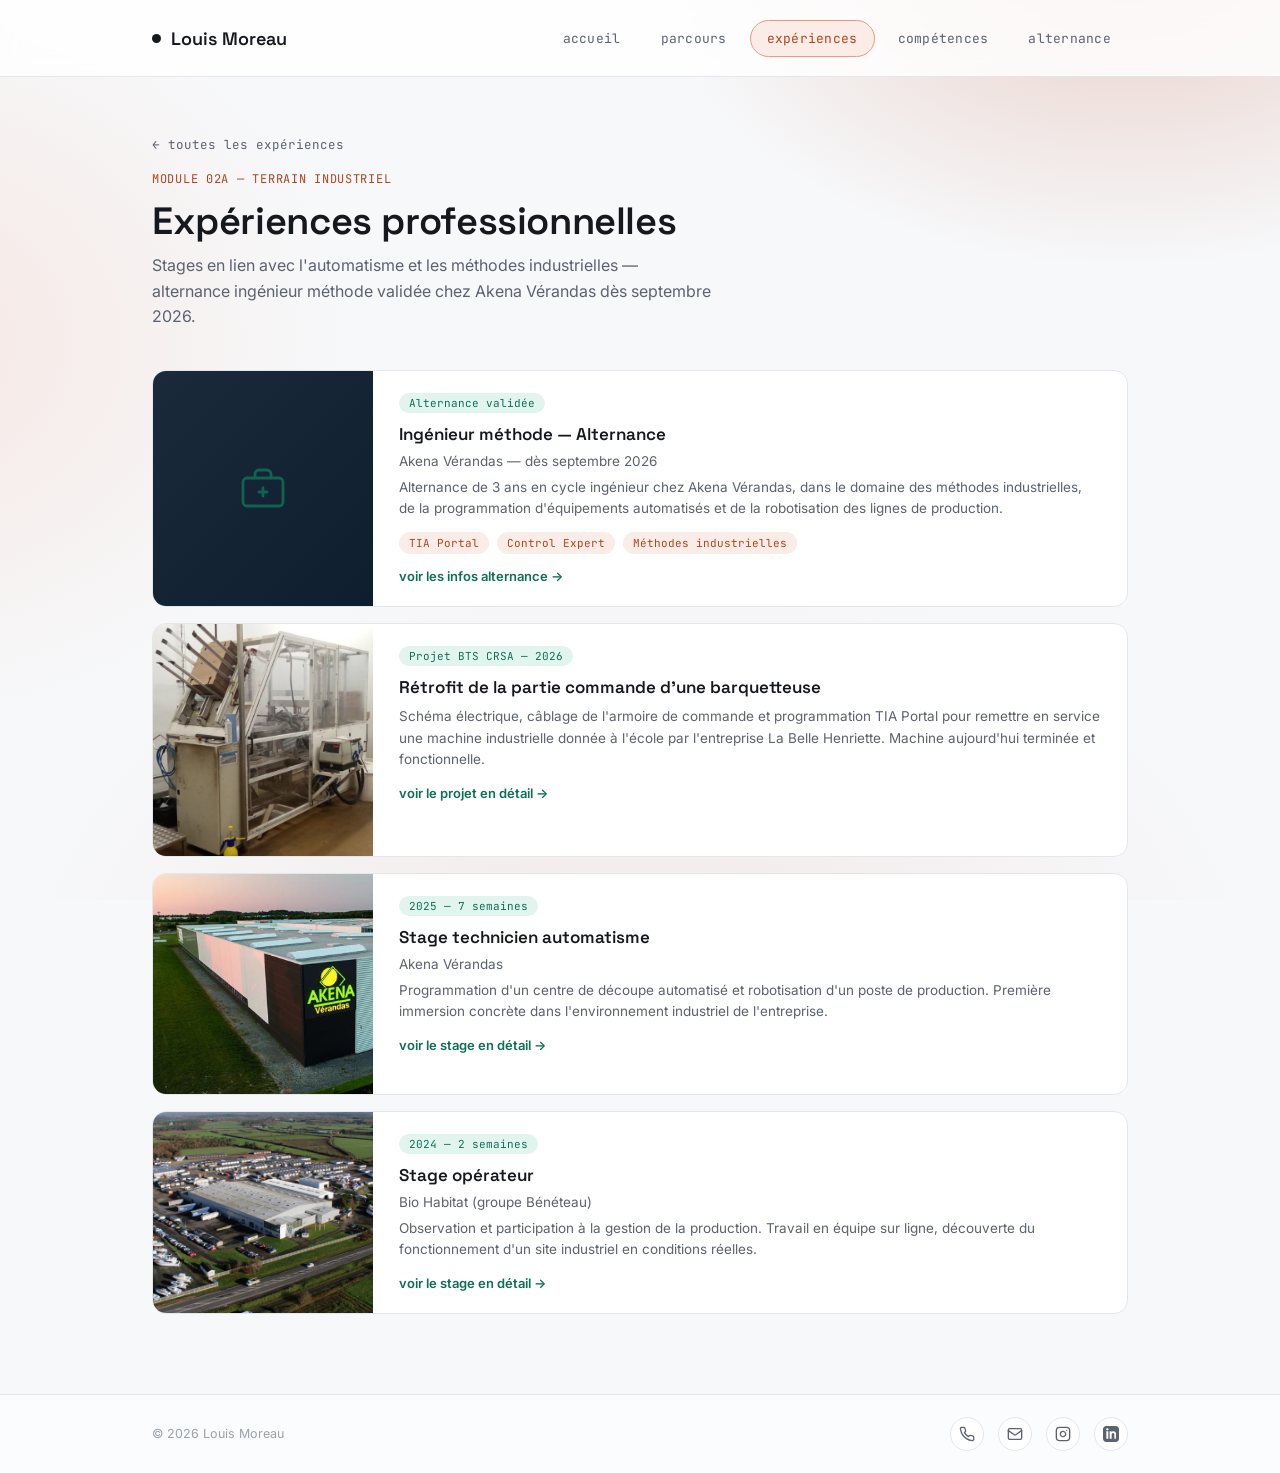
<file: experiences-pro.html>
<!DOCTYPE html>
<html lang="fr">
<head>
<!-- Google Tag Manager -->
<script>(function(w,d,s,l,i){w[l]=w[l]||[];w[l].push({'gtm.start':
new Date().getTime(),event:'gtm.js'});var f=d.getElementsByTagName(s)[0],
j=d.createElement(s),dl=l!='dataLayer'?'&l='+l:'';j.async=true;j.src=
'https://www.googletagmanager.com/gtm.js?id='+i+dl;f.parentNode.insertBefore(j,f);
})(window,document,'script','dataLayer','GTM-N29N7DFH');</script>
<!-- End Google Tag Manager -->
<!-- Google tag (gtag.js) -->
<script async src="https://www.googletagmanager.com/gtag/js?id=G-XVR38PTL5F"></script>
<script>
  window.dataLayer = window.dataLayer || [];
  function gtag(){dataLayer.push(arguments);}
  gtag('js', new Date());

  gtag('config', 'G-XVR38PTL5F');
</script>

<meta charset="UTF-8">
<meta name="viewport" content="width=device-width, initial-scale=1.0">
<title>Expériences professionnelles — Louis Moreau</title>
<link rel="icon" type="image/x-icon" href="assets/favicon.ico">
<link rel="stylesheet" href="style.css">
<style>
  .page-eyebrow { color: var(--coral); }
  .back-link {
    display: inline-flex;
    align-items: center;
    gap: 6px;
    font-family: 'JetBrains Mono', monospace;
    font-size: 12.5px;
    color: var(--text-soft);
    margin-bottom: 18px;
    transition: color 0.15s;
  }
  .back-link:hover { color: var(--coral); }
  .exp-grid {
    display: flex;
    flex-direction: column;
    gap: 16px;
    margin-top: 40px;
  }
  .exp-org { font-size: 13.5px; color: var(--text-soft); margin: 0 0 12px; }
  .exp-tags { display: flex; gap: 8px; flex-wrap: wrap; }
  .exp-tag {
    font-family: 'JetBrains Mono', monospace;
    font-size: 11px;
    background: var(--coral-bg);
    color: var(--coral);
    padding: 4px 10px;
    border-radius: 100px;
  }

  /* ---- projet card (lien vers page détail) ---- */
  .proj-card {
    background: var(--surface);
    border: 1px solid var(--border);
    border-radius: var(--radius);
    overflow: hidden;
    display: flex;
    gap: 0;
    text-decoration: none;
    transition: transform 0.18s ease, box-shadow 0.18s ease;
  }
  .proj-card:hover { transform: translateY(-3px); box-shadow: 0 14px 30px -18px rgba(0,0,0,0.28); }
  .proj-card-photo { width: 220px; flex-shrink: 0; }
  .proj-card-photo img { width: 100%; height: 100%; object-fit: cover; display: block; }
  .proj-card-photo--soon {
    display: flex;
    flex-direction: column;
    align-items: center;
    justify-content: center;
    gap: 10px;
    background:
      repeating-linear-gradient(135deg, var(--coral-bg) 0 14px, transparent 14px 28px),
      var(--bg);
    color: var(--coral);
  }
  .proj-card-photo--soon svg { width: 30px; height: 30px; opacity: 0.85; }
  .proj-card-photo--soon span {
    font-family: 'JetBrains Mono', monospace;
    font-size: 11px;
    line-height: 1.5;
    text-align: center;
    color: var(--coral);
    opacity: 0.85;
  }
  .proj-card-photo--confidential {
    display: flex;
    flex-direction: column;
    align-items: center;
    justify-content: center;
    gap: 10px;
    background: var(--bg);
    color: var(--text-faint);
  }
  .proj-card-photo--confidential svg { width: 28px; height: 28px; opacity: 0.7; }
  .proj-card-photo--confidential span {
    font-family: 'JetBrains Mono', monospace;
    font-size: 10.5px;
    line-height: 1.5;
    text-align: center;
    color: var(--text-faint);
  }
  .proj-card-body { padding: 22px 26px; flex: 1; display: flex; flex-direction: column; gap: 8px; }
  .proj-card-eyebrow {
    font-family: 'JetBrains Mono', monospace;
    font-size: 11px;
    color: var(--teal);
    background: var(--teal-bg);
    display: inline-flex;
    padding: 3px 10px;
    border-radius: 100px;
    width: fit-content;
  }
  .proj-card-title { font-family: 'Space Grotesk', sans-serif; font-weight: 600; font-size: 17px; margin: 2px 0 0; }
  .proj-card-desc { font-size: 13.5px; color: var(--text-soft); line-height: 1.6; margin: 0; }
  .proj-card-link { font-size: 13px; font-weight: 600; color: var(--teal); display: flex; align-items: center; gap: 5px; margin-top: 6px; }
  .proj-card-eyebrow.is-current { color: var(--coral); background: var(--coral-bg); }
  .proj-card-eyebrow.is-confirmed { color: var(--teal); background: var(--teal-bg); }
  .proj-card.no-link { cursor: default; }
  .proj-card.no-link:hover { transform: none; box-shadow: none; }
  @media (max-width: 600px) {
    .proj-card { flex-direction: column; }
    .proj-card-photo { width: 100%; height: 160px; }
  }
</style>
</head>
<body class="page-experiences">
<!-- Google Tag Manager (noscript) -->
<noscript><iframe src="https://www.googletagmanager.com/ns.html?id=GTM-N29N7DFH"
height="0" width="0" style="display:none;visibility:hidden"></iframe></noscript>
<!-- End Google Tag Manager (noscript) -->


<header class="site-header">
  <div class="wrap">
    <div class="logo"><span class="dot"></span> Louis Moreau</div>
    <nav class="main-nav">
      <a href="index.html">accueil</a>
      <a href="parcours.html">parcours</a>
      <a href="experiences.html" class="active experiences">expériences</a>
      <a href="competences.html">compétences</a>
      <a href="alternance.html">alternance</a>
    </nav>
  </div>
</header>

<main>
  <div class="wrap">
    <a class="back-link" href="experiences.html">&larr; toutes les expériences</a>
    <p class="eyebrow page-eyebrow">Module 02a — terrain industriel</p>
    <h1 class="page-title">Expériences professionnelles</h1>
    <p class="subtitle">Stages en lien avec l'automatisme et les méthodes industrielles — alternance ingénieur méthode validée chez Akena Vérandas dès septembre 2026.</p>

    <div class="exp-grid">

      <a class="proj-card" href="alternance.html">
        <div class="proj-card-photo" style="background: linear-gradient(135deg, #1a2a3a 0%, #0f1e2e 100%); display:flex; align-items:center; justify-content:center;">
          <svg viewBox="0 0 24 24" fill="none" stroke="var(--teal)" stroke-width="1.4" stroke-linecap="round" stroke-linejoin="round" style="width:48px;height:48px;opacity:0.85;"><rect x="2" y="7" width="20" height="14" rx="2"/><path d="M16 7V5a2 2 0 0 0-2-2h-4a2 2 0 0 0-2 2v2"/><line x1="12" y1="12" x2="12" y2="16"/><line x1="10" y1="14" x2="14" y2="14"/></svg>
        </div>
        <div class="proj-card-body">
          <span class="proj-card-eyebrow is-confirmed">Alternance validée</span>
          <p class="proj-card-title">Ingénieur méthode — Alternance</p>
          <p class="exp-org" style="margin:0;">Akena Vérandas — dès septembre 2026</p>
          <p class="proj-card-desc">Alternance de 3 ans en cycle ingénieur chez Akena Vérandas, dans le domaine des méthodes industrielles, de la programmation d'équipements automatisés et de la robotisation des lignes de production.</p>
          <div class="exp-tags" style="margin-top:4px;">
            <span class="exp-tag">TIA Portal</span>
            <span class="exp-tag">Control Expert</span>
            <span class="exp-tag">Méthodes industrielles</span>
          </div>
          <span class="proj-card-link" style="color:var(--teal);">voir les infos alternance &rarr;</span>
        </div>
      </a>

      <a class="proj-card" href="projet-barquetteuse.html">
        <div class="proj-card-photo">
          <img src="assets/projet/machine-vue-ensemble.jpg" alt="Barquetteuse — projet BTS de rétrofit automatisme">
        </div>
        <div class="proj-card-body">
          <span class="proj-card-eyebrow">Projet BTS CRSA — 2026</span>
          <p class="proj-card-title">Rétrofit de la partie commande d'une barquetteuse</p>
          <p class="proj-card-desc">Schéma électrique, câblage de l'armoire de commande et programmation TIA Portal pour remettre en service une machine industrielle donnée à l'école par l'entreprise La Belle Henriette. Machine aujourd'hui terminée et fonctionnelle.</p>
          <span class="proj-card-link">voir le projet en détail &rarr;</span>
        </div>
      </a>

      <a class="proj-card" href="stage-akena.html">
        <div class="proj-card-photo">
          <img src="assets/stage-akena/akena-batiment.png" alt="Site industriel Akena Vérandas">
        </div>
        <div class="proj-card-body">
          <span class="proj-card-eyebrow">2025 — 7 semaines</span>
          <p class="proj-card-title">Stage technicien automatisme</p>
          <p class="exp-org" style="margin:0;">Akena Vérandas</p>
          <p class="proj-card-desc">Programmation d'un centre de découpe automatisé et robotisation d'un poste de production. Première immersion concrète dans l'environnement industriel de l'entreprise.</p>
          <span class="proj-card-link">voir le stage en détail &rarr;</span>
        </div>
      </a>

      <a class="proj-card" href="stage-biohabitat.html">
        <div class="proj-card-photo">
          <img src="assets/stage-biohabitat/usine-givrand.jpg" alt="Stage opérateur — Bio Habitat">
        </div>
        <div class="proj-card-body">
          <span class="proj-card-eyebrow">2024 — 2 semaines</span>
          <p class="proj-card-title">Stage opérateur</p>
          <p class="exp-org" style="margin:0;">Bio Habitat (groupe Bénéteau)</p>
          <p class="proj-card-desc">Observation et participation à la gestion de la production. Travail en équipe sur ligne, découverte du fonctionnement d'un site industriel en conditions réelles.</p>
          <span class="proj-card-link">voir le stage en détail &rarr;</span>
        </div>
      </a>

    </div>
  </div>
</main>

<footer class="site-footer">
  <div class="wrap">
    <p>&copy; 2026 Louis Moreau</p>
    <div class="footer-icons">
      <a href="tel:+33671780595" aria-label="téléphone">
        <svg viewBox="0 0 24 24" fill="none" stroke="currentColor" stroke-width="2" stroke-linecap="round" stroke-linejoin="round"><path d="M22 16.92v3a2 2 0 0 1-2.18 2 19.79 19.79 0 0 1-8.63-3.07 19.5 19.5 0 0 1-6-6 19.79 19.79 0 0 1-3.07-8.67A2 2 0 0 1 4.11 2h3a2 2 0 0 1 2 1.72 12.84 12.84 0 0 0 .7 2.81 2 2 0 0 1-.45 2.11L8.09 9.91a16 16 0 0 0 6 6l1.27-1.27a2 2 0 0 1 2.11-.45 12.84 12.84 0 0 0 2.81.7A2 2 0 0 1 22 16.92z"/></svg>
      </a>
      <a href="mailto:moreaulouis37@gmail.com" aria-label="email">
        <svg viewBox="0 0 24 24" fill="none" stroke="currentColor" stroke-width="2" stroke-linecap="round" stroke-linejoin="round"><rect x="2" y="4" width="20" height="16" rx="2"/><path d="m2 7 8.97 6.2a2 2 0 0 0 2.06 0L22 7"/></svg>
      </a>
      <a href="https://instagram.com/louis__mro_" aria-label="instagram" target="_blank" rel="noopener">
        <svg viewBox="0 0 24 24" fill="none" stroke="currentColor" stroke-width="2" stroke-linecap="round" stroke-linejoin="round"><rect x="2" y="2" width="20" height="20" rx="5"/><path d="M16 11.37A4 4 0 1 1 12.63 8 4 4 0 0 1 16 11.37z"/><path d="M17.5 6.5h.01"/></svg>
      </a>
      <a href="https://www.linkedin.com/in/louis-moreau-b50304274/" aria-label="linkedin" target="_blank" rel="noopener">
        <svg viewBox="0 0 24 24" fill="currentColor" stroke="none"><path d="M19 0h-14c-2.76 0-5 2.24-5 5v14c0 2.76 2.24 5 5 5h14c2.76 0 5-2.24 5-5v-14c0-2.76-2.24-5-5-5zm-11 19h-3v-11h3v11zm-1.5-12.27c-.97 0-1.75-.79-1.75-1.76s.78-1.75 1.75-1.75 1.75.78 1.75 1.75-.78 1.76-1.75 1.76zm13.5 12.27h-3v-5.6c0-1.33-.03-3.05-1.86-3.05-1.87 0-2.15 1.46-2.15 2.96v5.69h-3v-11h2.88v1.5h.04c.4-.76 1.39-1.56 2.86-1.56 3.06 0 3.63 2.02 3.63 4.63v6.43z"/></svg>
      </a>
    </div>
  </div>
</footer>

<script src="https://dashboard.causeriebot.com/widget.js" data-id="1ee7405c-5bf6-4d83-9b55-674a49365535" data-url="https://dashboard.causeriebot.com"></script>
</body>
</html>
</file>
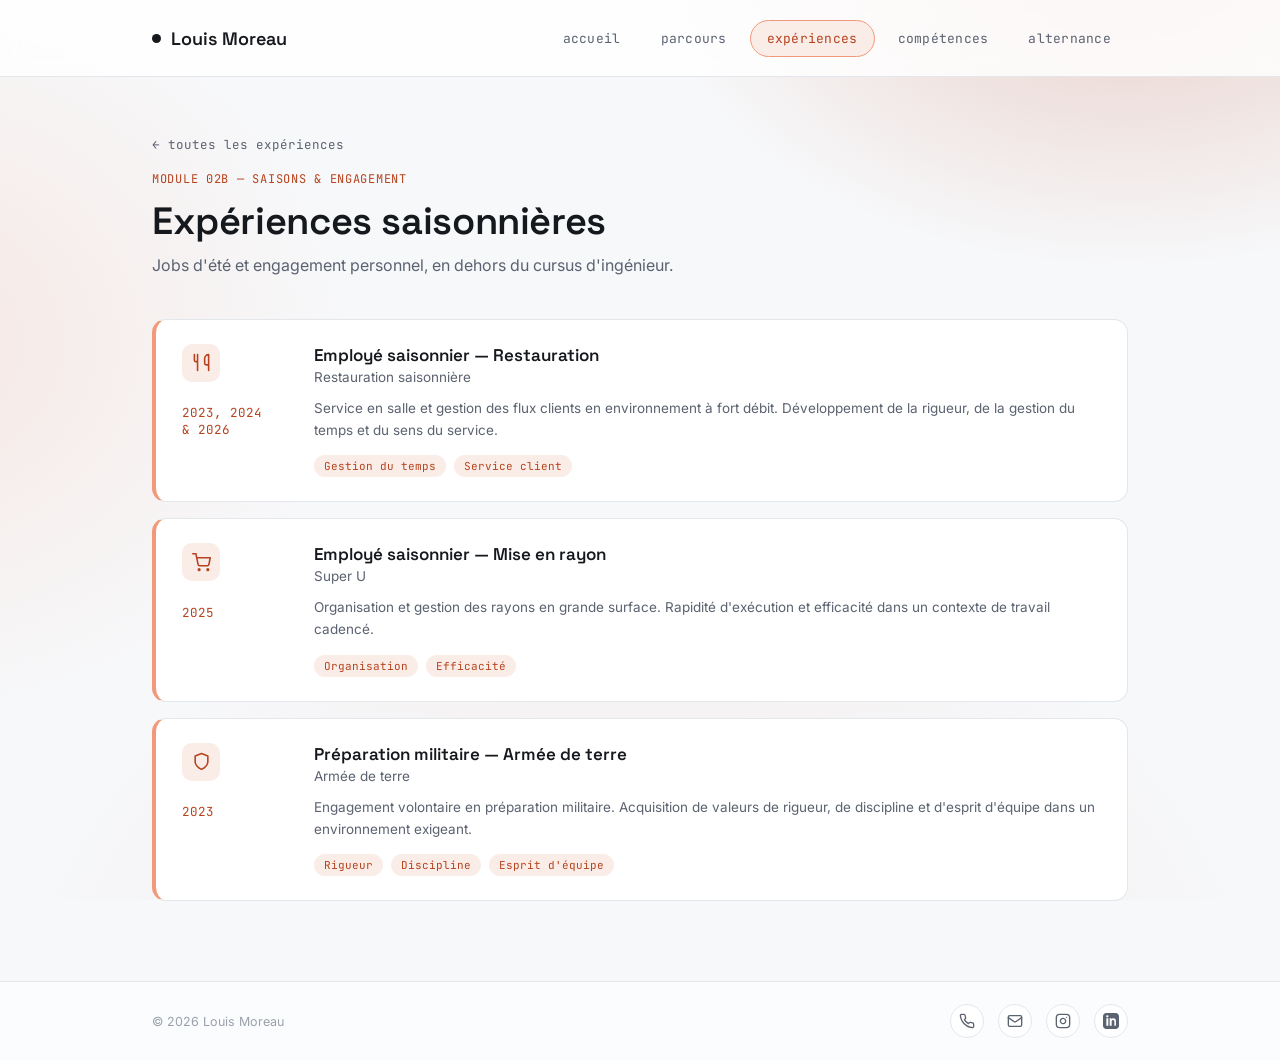
<file: experiences-saisonnieres.html>
<!DOCTYPE html>
<html lang="fr">
<head>
<!-- Google Tag Manager -->
<script>(function(w,d,s,l,i){w[l]=w[l]||[];w[l].push({'gtm.start':
new Date().getTime(),event:'gtm.js'});var f=d.getElementsByTagName(s)[0],
j=d.createElement(s),dl=l!='dataLayer'?'&l='+l:'';j.async=true;j.src=
'https://www.googletagmanager.com/gtm.js?id='+i+dl;f.parentNode.insertBefore(j,f);
})(window,document,'script','dataLayer','GTM-N29N7DFH');</script>
<!-- End Google Tag Manager -->
<!-- Google tag (gtag.js) -->
<script async src="https://www.googletagmanager.com/gtag/js?id=G-XVR38PTL5F"></script>
<script>
  window.dataLayer = window.dataLayer || [];
  function gtag(){dataLayer.push(arguments);}
  gtag('js', new Date());

  gtag('config', 'G-XVR38PTL5F');
</script>

<meta charset="UTF-8">
<meta name="viewport" content="width=device-width, initial-scale=1.0">
<title>Expériences saisonnières — Louis Moreau</title>
<link rel="icon" type="image/x-icon" href="assets/favicon.ico">
<link rel="stylesheet" href="style.css">
<style>
  .page-eyebrow { color: var(--coral); }
  .back-link {
    display: inline-flex;
    align-items: center;
    gap: 6px;
    font-family: 'JetBrains Mono', monospace;
    font-size: 12.5px;
    color: var(--text-soft);
    margin-bottom: 18px;
    transition: color 0.15s;
  }
  .back-link:hover { color: var(--coral); }
  .exp-grid {
    display: flex;
    flex-direction: column;
    gap: 16px;
    margin-top: 40px;
  }
  .exp-card {
    background: var(--surface);
    border: 1px solid var(--border);
    border-left: 4px solid var(--coral-line);
    border-radius: var(--radius);
    padding: 24px 26px;
    display: flex;
    gap: 22px;
    align-items: flex-start;
  }
  .exp-meta {
    display: flex;
    flex-direction: column;
    align-items: flex-start;
    gap: 10px;
    min-width: 110px;
    flex-shrink: 0;
  }
  .exp-icon {
    width: 38px; height: 38px;
    border-radius: 10px;
    background: var(--coral-bg);
    color: var(--coral);
    display: flex; align-items: center; justify-content: center;
    flex-shrink: 0;
  }
  .exp-icon svg { width: 19px; height: 19px; }
  .exp-period {
    font-family: 'JetBrains Mono', monospace;
    font-size: 12.5px;
    color: var(--coral);
    white-space: nowrap;
  }
  .exp-body { flex: 1; }
  .exp-title {
    font-family: 'Space Grotesk', sans-serif;
    font-weight: 600;
    font-size: 17px;
    margin: 0 0 3px;
  }
  .exp-org { font-size: 13.5px; color: var(--text-soft); margin: 0 0 12px; }
  .exp-desc { font-size: 13.5px; color: var(--text-soft); line-height: 1.65; margin: 0 0 14px; }
  .exp-tags { display: flex; gap: 8px; flex-wrap: wrap; }
  .exp-tag {
    font-family: 'JetBrains Mono', monospace;
    font-size: 11px;
    background: var(--coral-bg);
    color: var(--coral);
    padding: 4px 10px;
    border-radius: 100px;
  }
  @media (max-width: 600px) {
    .exp-card { flex-direction: column; gap: 14px; }
    .exp-meta { flex-direction: row; align-items: center; }
  }
</style>
</head>
<body class="page-experiences">
<!-- Google Tag Manager (noscript) -->
<noscript><iframe src="https://www.googletagmanager.com/ns.html?id=GTM-N29N7DFH"
height="0" width="0" style="display:none;visibility:hidden"></iframe></noscript>
<!-- End Google Tag Manager (noscript) -->


<header class="site-header">
  <div class="wrap">
    <div class="logo"><span class="dot"></span> Louis Moreau</div>
    <nav class="main-nav">
      <a href="index.html">accueil</a>
      <a href="parcours.html">parcours</a>
      <a href="experiences.html" class="active experiences">expériences</a>
      <a href="competences.html">compétences</a>
      <a href="alternance.html">alternance</a>
    </nav>
  </div>
</header>

<main>
  <div class="wrap">
    <a class="back-link" href="experiences.html">&larr; toutes les expériences</a>
    <p class="eyebrow page-eyebrow">Module 02b — saisons &amp; engagement</p>
    <h1 class="page-title">Expériences saisonnières</h1>
    <p class="subtitle">Jobs d'été et engagement personnel, en dehors du cursus d'ingénieur.</p>

    <div class="exp-grid">

      <div class="exp-card">
        <div class="exp-meta">
          <div class="exp-icon">
            <svg viewBox="0 0 24 24" fill="none" stroke="currentColor" stroke-width="2" stroke-linecap="round" stroke-linejoin="round"><path d="M3 2v7c0 1.1.9 2 2 2h0a2 2 0 0 0 2-2V2M7 2v20M21 15V2a5 5 0 0 0-5 5v6c0 1.1.9 2 2 2h3zm0 0v7"/></svg>
          </div>
          <p class="exp-period">2023, 2024<br>&amp; 2026</p>
        </div>
        <div class="exp-body">
          <p class="exp-title">Employé saisonnier — Restauration</p>
          <p class="exp-org">Restauration saisonnière</p>
          <p class="exp-desc">Service en salle et gestion des flux clients en environnement à fort débit. Développement de la rigueur, de la gestion du temps et du sens du service.</p>
          <div class="exp-tags">
            <span class="exp-tag">Gestion du temps</span>
            <span class="exp-tag">Service client</span>
          </div>
        </div>
      </div>

      <div class="exp-card">
        <div class="exp-meta">
          <div class="exp-icon">
            <svg viewBox="0 0 24 24" fill="none" stroke="currentColor" stroke-width="2" stroke-linecap="round" stroke-linejoin="round"><circle cx="9" cy="21" r="1"/><circle cx="20" cy="21" r="1"/><path d="M1 1h4l2.68 13.39a2 2 0 0 0 2 1.61h9.72a2 2 0 0 0 2-1.61L23 6H6"/></svg>
          </div>
          <p class="exp-period">2025</p>
        </div>
        <div class="exp-body">
          <p class="exp-title">Employé saisonnier — Mise en rayon</p>
          <p class="exp-org">Super U</p>
          <p class="exp-desc">Organisation et gestion des rayons en grande surface. Rapidité d'exécution et efficacité dans un contexte de travail cadencé.</p>
          <div class="exp-tags">
            <span class="exp-tag">Organisation</span>
            <span class="exp-tag">Efficacité</span>
          </div>
        </div>
      </div>

      <div class="exp-card">
        <div class="exp-meta">
          <div class="exp-icon">
            <svg viewBox="0 0 24 24" fill="none" stroke="currentColor" stroke-width="2" stroke-linecap="round" stroke-linejoin="round"><path d="M12 22s8-4 8-10V5l-8-3-8 3v7c0 6 8 10 8 10z"/></svg>
          </div>
          <p class="exp-period">2023</p>
        </div>
        <div class="exp-body">
          <p class="exp-title">Préparation militaire — Armée de terre</p>
          <p class="exp-org">Armée de terre</p>
          <p class="exp-desc">Engagement volontaire en préparation militaire. Acquisition de valeurs de rigueur, de discipline et d'esprit d'équipe dans un environnement exigeant.</p>
          <div class="exp-tags">
            <span class="exp-tag">Rigueur</span>
            <span class="exp-tag">Discipline</span>
            <span class="exp-tag">Esprit d'équipe</span>
          </div>
        </div>
      </div>

    </div>
  </div>
</main>

<footer class="site-footer">
  <div class="wrap">
    <p>&copy; 2026 Louis Moreau</p>
    <div class="footer-icons">
      <a href="tel:+33671780595" aria-label="téléphone">
        <svg viewBox="0 0 24 24" fill="none" stroke="currentColor" stroke-width="2" stroke-linecap="round" stroke-linejoin="round"><path d="M22 16.92v3a2 2 0 0 1-2.18 2 19.79 19.79 0 0 1-8.63-3.07 19.5 19.5 0 0 1-6-6 19.79 19.79 0 0 1-3.07-8.67A2 2 0 0 1 4.11 2h3a2 2 0 0 1 2 1.72 12.84 12.84 0 0 0 .7 2.81 2 2 0 0 1-.45 2.11L8.09 9.91a16 16 0 0 0 6 6l1.27-1.27a2 2 0 0 1 2.11-.45 12.84 12.84 0 0 0 2.81.7A2 2 0 0 1 22 16.92z"/></svg>
      </a>
      <a href="mailto:moreaulouis37@gmail.com" aria-label="email">
        <svg viewBox="0 0 24 24" fill="none" stroke="currentColor" stroke-width="2" stroke-linecap="round" stroke-linejoin="round"><rect x="2" y="4" width="20" height="16" rx="2"/><path d="m2 7 8.97 6.2a2 2 0 0 0 2.06 0L22 7"/></svg>
      </a>
      <a href="https://instagram.com/louis__mro_" aria-label="instagram" target="_blank" rel="noopener">
        <svg viewBox="0 0 24 24" fill="none" stroke="currentColor" stroke-width="2" stroke-linecap="round" stroke-linejoin="round"><rect x="2" y="2" width="20" height="20" rx="5"/><path d="M16 11.37A4 4 0 1 1 12.63 8 4 4 0 0 1 16 11.37z"/><path d="M17.5 6.5h.01"/></svg>
      </a>
      <a href="https://www.linkedin.com/in/louis-moreau-b50304274/" aria-label="linkedin" target="_blank" rel="noopener">
        <svg viewBox="0 0 24 24" fill="currentColor" stroke="none"><path d="M19 0h-14c-2.76 0-5 2.24-5 5v14c0 2.76 2.24 5 5 5h14c2.76 0 5-2.24 5-5v-14c0-2.76-2.24-5-5-5zm-11 19h-3v-11h3v11zm-1.5-12.27c-.97 0-1.75-.79-1.75-1.76s.78-1.75 1.75-1.75 1.75.78 1.75 1.75-.78 1.76-1.75 1.76zm13.5 12.27h-3v-5.6c0-1.33-.03-3.05-1.86-3.05-1.87 0-2.15 1.46-2.15 2.96v5.69h-3v-11h2.88v1.5h.04c.4-.76 1.39-1.56 2.86-1.56 3.06 0 3.63 2.02 3.63 4.63v6.43z"/></svg>
      </a>
    </div>
  </div>
</footer>

<script src="https://dashboard.causeriebot.com/widget.js" data-id="1ee7405c-5bf6-4d83-9b55-674a49365535" data-url="https://dashboard.causeriebot.com"></script>
</body>
</html>
</file>
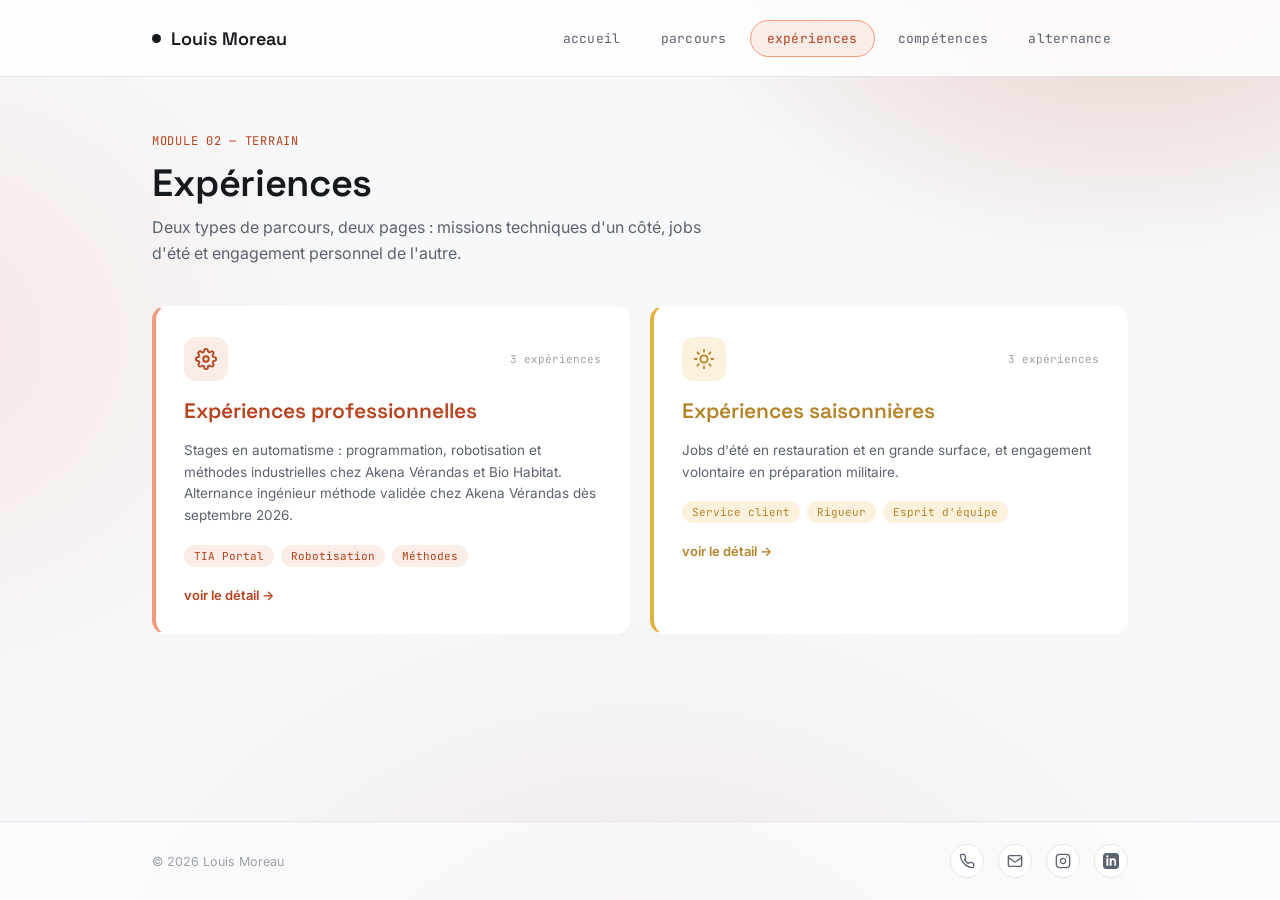
<file: experiences.html>
<!DOCTYPE html>
<html lang="fr">
<head>
<!-- Google Tag Manager -->
<script>(function(w,d,s,l,i){w[l]=w[l]||[];w[l].push({'gtm.start':
new Date().getTime(),event:'gtm.js'});var f=d.getElementsByTagName(s)[0],
j=d.createElement(s),dl=l!='dataLayer'?'&l='+l:'';j.async=true;j.src=
'https://www.googletagmanager.com/gtm.js?id='+i+dl;f.parentNode.insertBefore(j,f);
})(window,document,'script','dataLayer','GTM-N29N7DFH');</script>
<!-- End Google Tag Manager -->
<!-- Google tag (gtag.js) -->
<script async src="https://www.googletagmanager.com/gtag/js?id=G-XVR38PTL5F"></script>
<script>
  window.dataLayer = window.dataLayer || [];
  function gtag(){dataLayer.push(arguments);}
  gtag('js', new Date());

  gtag('config', 'G-XVR38PTL5F');
</script>

<meta charset="UTF-8">
<meta name="viewport" content="width=device-width, initial-scale=1.0">
<title>Expériences — Louis Moreau</title>
<link rel="icon" type="image/x-icon" href="assets/favicon.ico">
<link rel="stylesheet" href="style.css">
<style>
  .page-eyebrow { color: var(--coral); }

  .choice-grid {
    display: grid;
    grid-template-columns: repeat(2, 1fr);
    gap: 20px;
    margin-top: 40px;
  }
  .choice-card {
    border-radius: var(--radius);
    padding: 30px 28px;
    display: flex;
    flex-direction: column;
    gap: 16px;
    border: 1px solid transparent;
    transition: transform 0.18s ease, box-shadow 0.18s ease;
    cursor: pointer;
    background: var(--surface);
  }
  .choice-card:hover { transform: translateY(-3px); box-shadow: 0 14px 30px -18px rgba(0,0,0,0.28); }

  .choice-card.coral { border-left: 4px solid var(--coral-line); }
  .choice-card.amber { border-left: 4px solid #E0B23E; }

  .choice-top { display: flex; align-items: center; justify-content: space-between; }
  .choice-icon {
    width: 44px; height: 44px;
    border-radius: 12px;
    display: flex; align-items: center; justify-content: center;
    font-size: 21px;
  }
  .choice-icon svg { width: 22px; height: 22px; }
  .choice-card.coral .choice-icon { background: var(--coral-bg); color: var(--coral); }
  .choice-card.amber .choice-icon { background: #FBF1DC; color: #B5832A; }

  .choice-count {
    font-family: 'JetBrains Mono', monospace;
    font-size: 11px;
    color: var(--text-faint);
  }

  .choice-card h3 {
    font-family: 'Space Grotesk', sans-serif;
    font-size: 21px;
    font-weight: 600;
    margin: 0;
  }
  .choice-card.coral h3 { color: var(--coral); }
  .choice-card.amber h3 { color: #B5832A; }

  .choice-card p.desc {
    font-size: 13.5px;
    color: var(--text-soft);
    line-height: 1.6;
    margin: 0;
  }

  .choice-tags { display: flex; gap: 7px; flex-wrap: wrap; margin-top: 2px; }
  .choice-tag {
    font-family: 'JetBrains Mono', monospace;
    font-size: 11px;
    padding: 4px 10px;
    border-radius: 100px;
  }
  .choice-card.coral .choice-tag { background: var(--coral-bg); color: var(--coral); }
  .choice-card.amber .choice-tag { background: #FBF1DC; color: #B5832A; }

  .choice-link {
    font-size: 13px; font-weight: 600;
    display: flex; align-items: center; gap: 5px;
    margin-top: 4px;
  }
  .choice-card.coral .choice-link { color: var(--coral); }
  .choice-card.amber .choice-link { color: #B5832A; }

  @media (max-width: 700px) {
    .choice-grid { grid-template-columns: 1fr; }
  }
</style>
</head>
<body class="page-experiences">
<!-- Google Tag Manager (noscript) -->
<noscript><iframe src="https://www.googletagmanager.com/ns.html?id=GTM-N29N7DFH"
height="0" width="0" style="display:none;visibility:hidden"></iframe></noscript>
<!-- End Google Tag Manager (noscript) -->


<header class="site-header">
  <div class="wrap">
    <div class="logo"><span class="dot"></span> Louis Moreau</div>
    <nav class="main-nav">
      <a href="index.html">accueil</a>
      <a href="parcours.html">parcours</a>
      <a href="experiences.html" class="active experiences">expériences</a>
      <a href="competences.html">compétences</a>
      <a href="alternance.html">alternance</a>
    </nav>
  </div>
</header>

<main>
  <div class="wrap">
    <p class="eyebrow page-eyebrow">Module 02 — terrain</p>
    <h1 class="page-title">Expériences</h1>
    <p class="subtitle">Deux types de parcours, deux pages : missions techniques d'un côté, jobs d'été et engagement personnel de l'autre.</p>

    <div class="choice-grid">

      <a class="choice-card coral" href="experiences-pro.html">
        <div class="choice-top">
          <div class="choice-icon">
            <svg viewBox="0 0 24 24" fill="none" stroke="currentColor" stroke-width="2" stroke-linecap="round" stroke-linejoin="round"><circle cx="12" cy="12" r="3"/><path d="M19.4 15a1.65 1.65 0 0 0 .33 1.82l.06.06a2 2 0 1 1-2.83 2.83l-.06-.06a1.65 1.65 0 0 0-1.82-.33 1.65 1.65 0 0 0-1 1.51V21a2 2 0 1 1-4 0v-.09A1.65 1.65 0 0 0 9 19.4a1.65 1.65 0 0 0-1.82.33l-.06.06a2 2 0 1 1-2.83-2.83l.06-.06a1.65 1.65 0 0 0 .33-1.82 1.65 1.65 0 0 0-1.51-1H3a2 2 0 1 1 0-4h.09A1.65 1.65 0 0 0 4.6 9a1.65 1.65 0 0 0-.33-1.82l-.06-.06a2 2 0 1 1 2.83-2.83l.06.06a1.65 1.65 0 0 0 1.82.33H9a1.65 1.65 0 0 0 1-1.51V3a2 2 0 1 1 4 0v.09a1.65 1.65 0 0 0 1 1.51 1.65 1.65 0 0 0 1.82-.33l.06-.06a2 2 0 1 1 2.83 2.83l-.06.06a1.65 1.65 0 0 0-.33 1.82V9c.26.604.852.997 1.51 1H21a2 2 0 1 1 0 4h-.09c-.658.003-1.25.396-1.51 1z"/></svg>
          </div>
          <span class="choice-count">3 expériences</span>
        </div>
        <h3>Expériences professionnelles</h3>
        <p class="desc">Stages en automatisme : programmation, robotisation et méthodes industrielles chez Akena Vérandas et Bio Habitat. Alternance ingénieur méthode validée chez Akena Vérandas dès septembre 2026.</p>
        <div class="choice-tags">
          <span class="choice-tag">TIA Portal</span>
          <span class="choice-tag">Robotisation</span>
          <span class="choice-tag">Méthodes</span>
        </div>
        <span class="choice-link">voir le détail &rarr;</span>
      </a>

      <a class="choice-card amber" href="experiences-saisonnieres.html">
        <div class="choice-top">
          <div class="choice-icon">
            <svg viewBox="0 0 24 24" fill="none" stroke="currentColor" stroke-width="2" stroke-linecap="round" stroke-linejoin="round"><circle cx="12" cy="12" r="4"/><path d="M12 2v2M12 20v2M4.93 4.93l1.41 1.41M17.66 17.66l1.41 1.41M2 12h2M20 12h2M6.34 17.66l-1.41 1.41M19.07 4.93l-1.41 1.41"/></svg>
          </div>
          <span class="choice-count">3 expériences</span>
        </div>
        <h3>Expériences saisonnières</h3>
        <p class="desc">Jobs d'été en restauration et en grande surface, et engagement volontaire en préparation militaire.</p>
        <div class="choice-tags">
          <span class="choice-tag">Service client</span>
          <span class="choice-tag">Rigueur</span>
          <span class="choice-tag">Esprit d'équipe</span>
        </div>
        <span class="choice-link">voir le détail &rarr;</span>
      </a>

    </div>
  </div>
</main>

<footer class="site-footer">
  <div class="wrap">
    <p>&copy; 2026 Louis Moreau</p>
    <div class="footer-icons">
      <a href="tel:+33671780595" aria-label="téléphone">
        <svg viewBox="0 0 24 24" fill="none" stroke="currentColor" stroke-width="2" stroke-linecap="round" stroke-linejoin="round"><path d="M22 16.92v3a2 2 0 0 1-2.18 2 19.79 19.79 0 0 1-8.63-3.07 19.5 19.5 0 0 1-6-6 19.79 19.79 0 0 1-3.07-8.67A2 2 0 0 1 4.11 2h3a2 2 0 0 1 2 1.72 12.84 12.84 0 0 0 .7 2.81 2 2 0 0 1-.45 2.11L8.09 9.91a16 16 0 0 0 6 6l1.27-1.27a2 2 0 0 1 2.11-.45 12.84 12.84 0 0 0 2.81.7A2 2 0 0 1 22 16.92z"/></svg>
      </a>
      <a href="mailto:moreaulouis37@gmail.com" aria-label="email">
        <svg viewBox="0 0 24 24" fill="none" stroke="currentColor" stroke-width="2" stroke-linecap="round" stroke-linejoin="round"><rect x="2" y="4" width="20" height="16" rx="2"/><path d="m2 7 8.97 6.2a2 2 0 0 0 2.06 0L22 7"/></svg>
      </a>
      <a href="https://instagram.com/louis__mro_" aria-label="instagram" target="_blank" rel="noopener">
        <svg viewBox="0 0 24 24" fill="none" stroke="currentColor" stroke-width="2" stroke-linecap="round" stroke-linejoin="round"><rect x="2" y="2" width="20" height="20" rx="5"/><path d="M16 11.37A4 4 0 1 1 12.63 8 4 4 0 0 1 16 11.37z"/><path d="M17.5 6.5h.01"/></svg>
      </a>
      <a href="https://www.linkedin.com/in/louis-moreau-b50304274/" aria-label="linkedin" target="_blank" rel="noopener">
        <svg viewBox="0 0 24 24" fill="currentColor" stroke="none"><path d="M19 0h-14c-2.76 0-5 2.24-5 5v14c0 2.76 2.24 5 5 5h14c2.76 0 5-2.24 5-5v-14c0-2.76-2.24-5-5-5zm-11 19h-3v-11h3v11zm-1.5-12.27c-.97 0-1.75-.79-1.75-1.76s.78-1.75 1.75-1.75 1.75.78 1.75 1.75-.78 1.76-1.75 1.76zm13.5 12.27h-3v-5.6c0-1.33-.03-3.05-1.86-3.05-1.87 0-2.15 1.46-2.15 2.96v5.69h-3v-11h2.88v1.5h.04c.4-.76 1.39-1.56 2.86-1.56 3.06 0 3.63 2.02 3.63 4.63v6.43z"/></svg>
      </a>
    </div>
  </div>
</footer>

<script src="https://dashboard.causeriebot.com/widget.js" data-id="1ee7405c-5bf6-4d83-9b55-674a49365535" data-url="https://dashboard.causeriebot.com"></script>
</body>
</html>
</file>
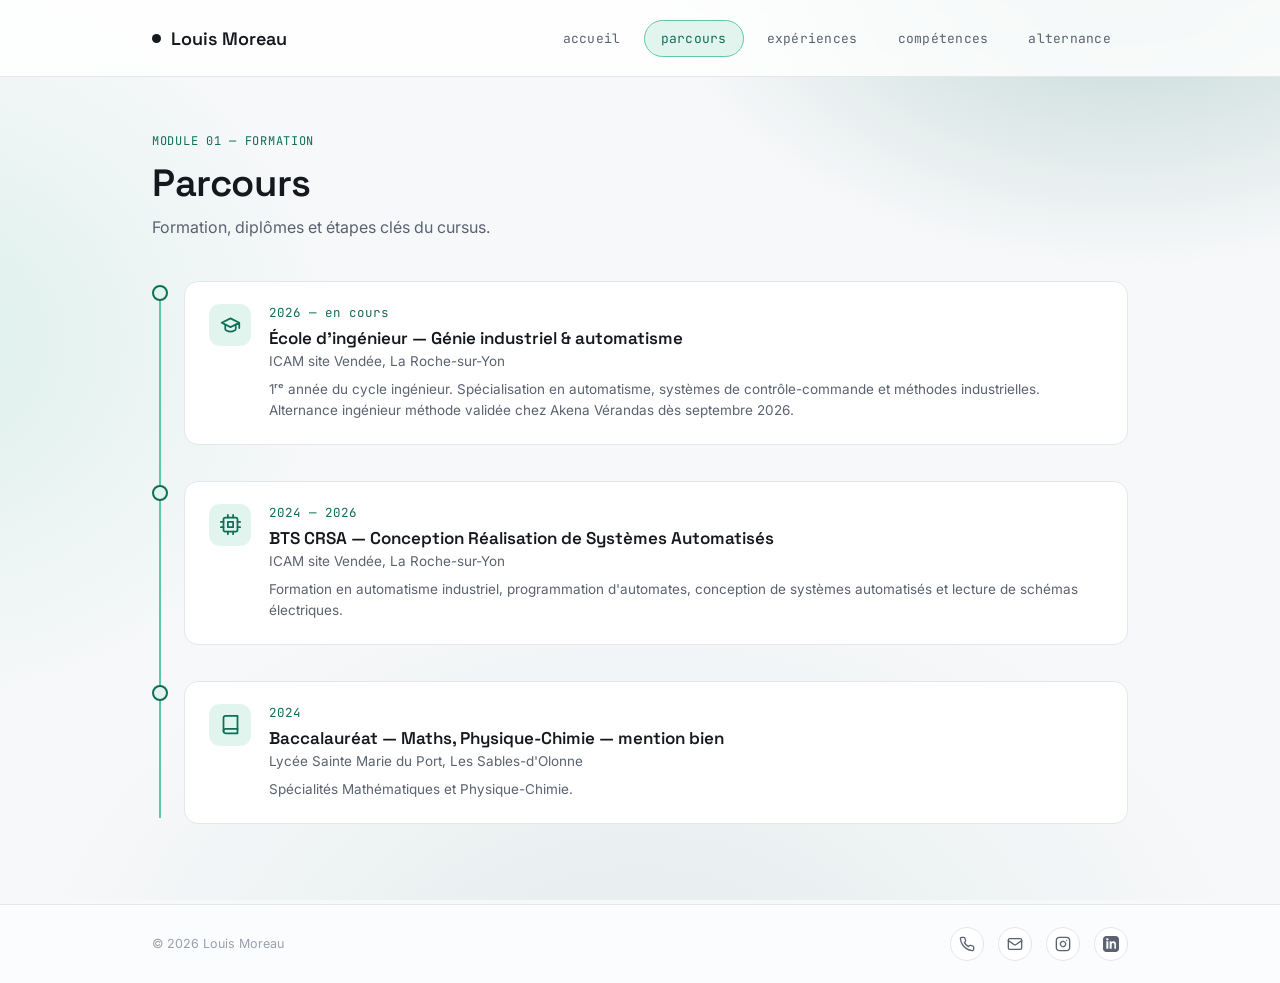
<file: parcours.html>
<!DOCTYPE html>
<html lang="fr">
<head>
<!-- Google Tag Manager -->
<script>(function(w,d,s,l,i){w[l]=w[l]||[];w[l].push({'gtm.start':
new Date().getTime(),event:'gtm.js'});var f=d.getElementsByTagName(s)[0],
j=d.createElement(s),dl=l!='dataLayer'?'&l='+l:'';j.async=true;j.src=
'https://www.googletagmanager.com/gtm.js?id='+i+dl;f.parentNode.insertBefore(j,f);
})(window,document,'script','dataLayer','GTM-N29N7DFH');</script>
<!-- End Google Tag Manager -->
<!-- Google tag (gtag.js) -->
<script async src="https://www.googletagmanager.com/gtag/js?id=G-XVR38PTL5F"></script>
<script>
  window.dataLayer = window.dataLayer || [];
  function gtag(){dataLayer.push(arguments);}
  gtag('js', new Date());

  gtag('config', 'G-XVR38PTL5F');
</script>

<meta charset="UTF-8">
<meta name="viewport" content="width=device-width, initial-scale=1.0">
<title>Parcours — Louis Moreau</title>
<link rel="icon" type="image/x-icon" href="assets/favicon.ico">
<link rel="stylesheet" href="style.css">
<style>
  .page-eyebrow { color: var(--teal); }
  .timeline { position: relative; padding-left: 32px; margin-top: 40px; }
  .timeline::before {
    content: '';
    position: absolute;
    left: 7px; top: 6px; bottom: 6px;
    width: 2px;
    background: var(--teal-line);
  }
  .t-item { position: relative; margin-bottom: 36px; }
  .t-item:last-child { margin-bottom: 0; }
  .t-dot {
    position: absolute;
    left: -32px; top: 4px;
    width: 16px; height: 16px;
    border-radius: 50%;
    background: var(--teal-bg);
    border: 2px solid var(--teal);
  }
  .t-card {
    background: var(--surface);
    border: 1px solid var(--border);
    border-radius: var(--radius);
    padding: 22px 24px;
    display: flex;
    gap: 18px;
    align-items: flex-start;
  }
  .t-icon {
    width: 42px; height: 42px;
    border-radius: 11px;
    background: var(--teal-bg);
    color: var(--teal);
    display: flex; align-items: center; justify-content: center;
    flex-shrink: 0;
  }
  .t-icon svg { width: 21px; height: 21px; }
  .t-body { flex: 1; min-width: 0; }
  .t-year {
    font-family: 'JetBrains Mono', monospace;
    font-size: 12.5px;
    color: var(--teal);
    margin: 0 0 6px;
  }
  .t-title {
    font-family: 'Space Grotesk', sans-serif;
    font-weight: 600;
    font-size: 17px;
    margin: 0 0 4px;
  }
  .t-place { font-size: 13.5px; color: var(--text-soft); margin: 0 0 10px; }
  .t-desc { font-size: 13.5px; color: var(--text-soft); line-height: 1.6; margin: 0; }
  @media (max-width: 600px) {
    .t-card { flex-direction: column; gap: 12px; }
  }
</style>
</head>
<body class="page-parcours">
<!-- Google Tag Manager (noscript) -->
<noscript><iframe src="https://www.googletagmanager.com/ns.html?id=GTM-N29N7DFH"
height="0" width="0" style="display:none;visibility:hidden"></iframe></noscript>
<!-- End Google Tag Manager (noscript) -->


<header class="site-header">
  <div class="wrap">
    <div class="logo"><span class="dot"></span> Louis Moreau</div>
    <nav class="main-nav">
      <a href="index.html">accueil</a>
      <a href="parcours.html" class="active parcours">parcours</a>
      <a href="experiences.html">expériences</a>
      <a href="competences.html">compétences</a>
      <a href="alternance.html">alternance</a>
    </nav>
  </div>
</header>

<main>
  <div class="wrap">
    <p class="eyebrow page-eyebrow">Module 01 — formation</p>
    <h1 class="page-title">Parcours</h1>
    <p class="subtitle">Formation, diplômes et étapes clés du cursus.</p>

    <div class="timeline">

      <div class="t-item">
        <div class="t-dot"></div>
        <div class="t-card">
          <div class="t-icon">
            <svg viewBox="0 0 24 24" fill="none" stroke="currentColor" stroke-width="2" stroke-linecap="round" stroke-linejoin="round"><path d="M22 10v6M2 10l10-5 10 5-10 5z"/><path d="M6 12v5c0 1.5 3 3 6 3s6-1.5 6-3v-5"/></svg>
          </div>
          <div class="t-body">
            <p class="t-year">2026 — en cours</p>
            <p class="t-title">École d'ingénieur — Génie industriel &amp; automatisme</p>
            <p class="t-place">ICAM site Vendée, La Roche-sur-Yon</p>
            <p class="t-desc">1ʳᵉ année du cycle ingénieur. Spécialisation en automatisme, systèmes de contrôle-commande et méthodes industrielles. Alternance ingénieur méthode validée chez Akena Vérandas dès septembre 2026.</p>
          </div>
        </div>
      </div>

      <div class="t-item">
        <div class="t-dot"></div>
        <div class="t-card">
          <div class="t-icon">
            <svg viewBox="0 0 24 24" fill="none" stroke="currentColor" stroke-width="2" stroke-linecap="round" stroke-linejoin="round"><rect x="4" y="4" width="16" height="16" rx="2"/><path d="M9 9h6v6H9z"/><path d="M9 1v3M15 1v3M9 20v3M15 20v3M1 9h3M1 15h3M20 9h3M20 15h3"/></svg>
          </div>
          <div class="t-body">
            <p class="t-year">2024 — 2026</p>
            <p class="t-title">BTS CRSA — Conception Réalisation de Systèmes Automatisés</p>
            <p class="t-place">ICAM site Vendée, La Roche-sur-Yon</p>
            <p class="t-desc">Formation en automatisme industriel, programmation d'automates, conception de systèmes automatisés et lecture de schémas électriques.</p>
          </div>
        </div>
      </div>

      <div class="t-item">
        <div class="t-dot"></div>
        <div class="t-card">
          <div class="t-icon">
            <svg viewBox="0 0 24 24" fill="none" stroke="currentColor" stroke-width="2" stroke-linecap="round" stroke-linejoin="round"><path d="M4 19.5A2.5 2.5 0 0 1 6.5 17H20"/><path d="M6.5 2H20v20H6.5A2.5 2.5 0 0 1 4 19.5v-15A2.5 2.5 0 0 1 6.5 2z"/></svg>
          </div>
          <div class="t-body">
            <p class="t-year">2024</p>
            <p class="t-title">Baccalauréat — Maths, Physique-Chimie — mention bien</p>
            <p class="t-place">Lycée Sainte Marie du Port, Les Sables-d'Olonne</p>
            <p class="t-desc">Spécialités Mathématiques et Physique-Chimie.</p>
          </div>
        </div>
      </div>

    </div>
  </div>
</main>

<footer class="site-footer">
  <div class="wrap">
    <p>&copy; 2026 Louis Moreau</p>
    <div class="footer-icons">
      <a href="tel:+33671780595" aria-label="téléphone">
        <svg viewBox="0 0 24 24" fill="none" stroke="currentColor" stroke-width="2" stroke-linecap="round" stroke-linejoin="round"><path d="M22 16.92v3a2 2 0 0 1-2.18 2 19.79 19.79 0 0 1-8.63-3.07 19.5 19.5 0 0 1-6-6 19.79 19.79 0 0 1-3.07-8.67A2 2 0 0 1 4.11 2h3a2 2 0 0 1 2 1.72 12.84 12.84 0 0 0 .7 2.81 2 2 0 0 1-.45 2.11L8.09 9.91a16 16 0 0 0 6 6l1.27-1.27a2 2 0 0 1 2.11-.45 12.84 12.84 0 0 0 2.81.7A2 2 0 0 1 22 16.92z"/></svg>
      </a>
      <a href="mailto:moreaulouis37@gmail.com" aria-label="email">
        <svg viewBox="0 0 24 24" fill="none" stroke="currentColor" stroke-width="2" stroke-linecap="round" stroke-linejoin="round"><rect x="2" y="4" width="20" height="16" rx="2"/><path d="m2 7 8.97 6.2a2 2 0 0 0 2.06 0L22 7"/></svg>
      </a>
      <a href="https://instagram.com/louis__mro_" aria-label="instagram" target="_blank" rel="noopener">
        <svg viewBox="0 0 24 24" fill="none" stroke="currentColor" stroke-width="2" stroke-linecap="round" stroke-linejoin="round"><rect x="2" y="2" width="20" height="20" rx="5"/><path d="M16 11.37A4 4 0 1 1 12.63 8 4 4 0 0 1 16 11.37z"/><path d="M17.5 6.5h.01"/></svg>
      </a>
      <a href="https://www.linkedin.com/in/louis-moreau-b50304274/" aria-label="linkedin" target="_blank" rel="noopener">
        <svg viewBox="0 0 24 24" fill="currentColor" stroke="none"><path d="M19 0h-14c-2.76 0-5 2.24-5 5v14c0 2.76 2.24 5 5 5h14c2.76 0 5-2.24 5-5v-14c0-2.76-2.24-5-5-5zm-11 19h-3v-11h3v11zm-1.5-12.27c-.97 0-1.75-.79-1.75-1.76s.78-1.75 1.75-1.75 1.75.78 1.75 1.75-.78 1.76-1.75 1.76zm13.5 12.27h-3v-5.6c0-1.33-.03-3.05-1.86-3.05-1.87 0-2.15 1.46-2.15 2.96v5.69h-3v-11h2.88v1.5h.04c.4-.76 1.39-1.56 2.86-1.56 3.06 0 3.63 2.02 3.63 4.63v6.43z"/></svg>
      </a>
    </div>
  </div>
</footer>

<script src="https://dashboard.causeriebot.com/widget.js" data-id="1ee7405c-5bf6-4d83-9b55-674a49365535" data-url="https://dashboard.causeriebot.com"></script>
</body>
</html>
</file>
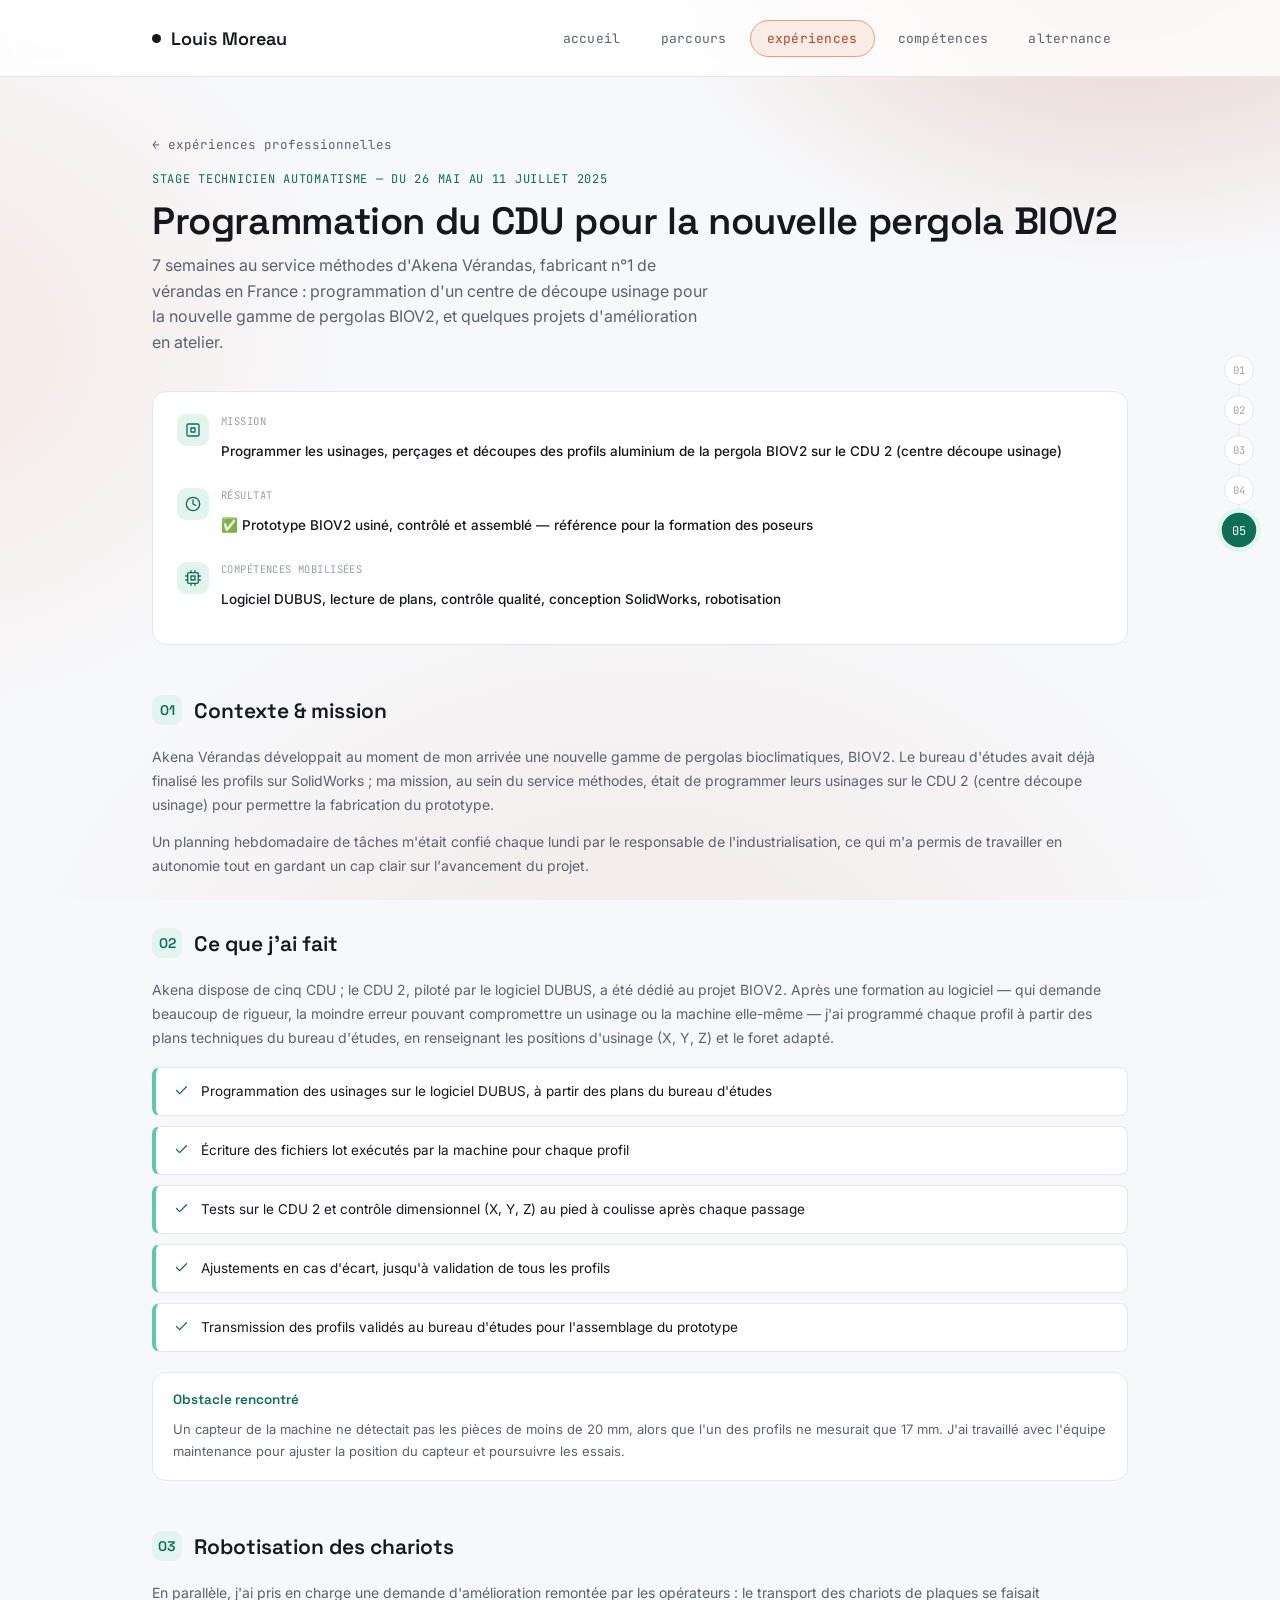
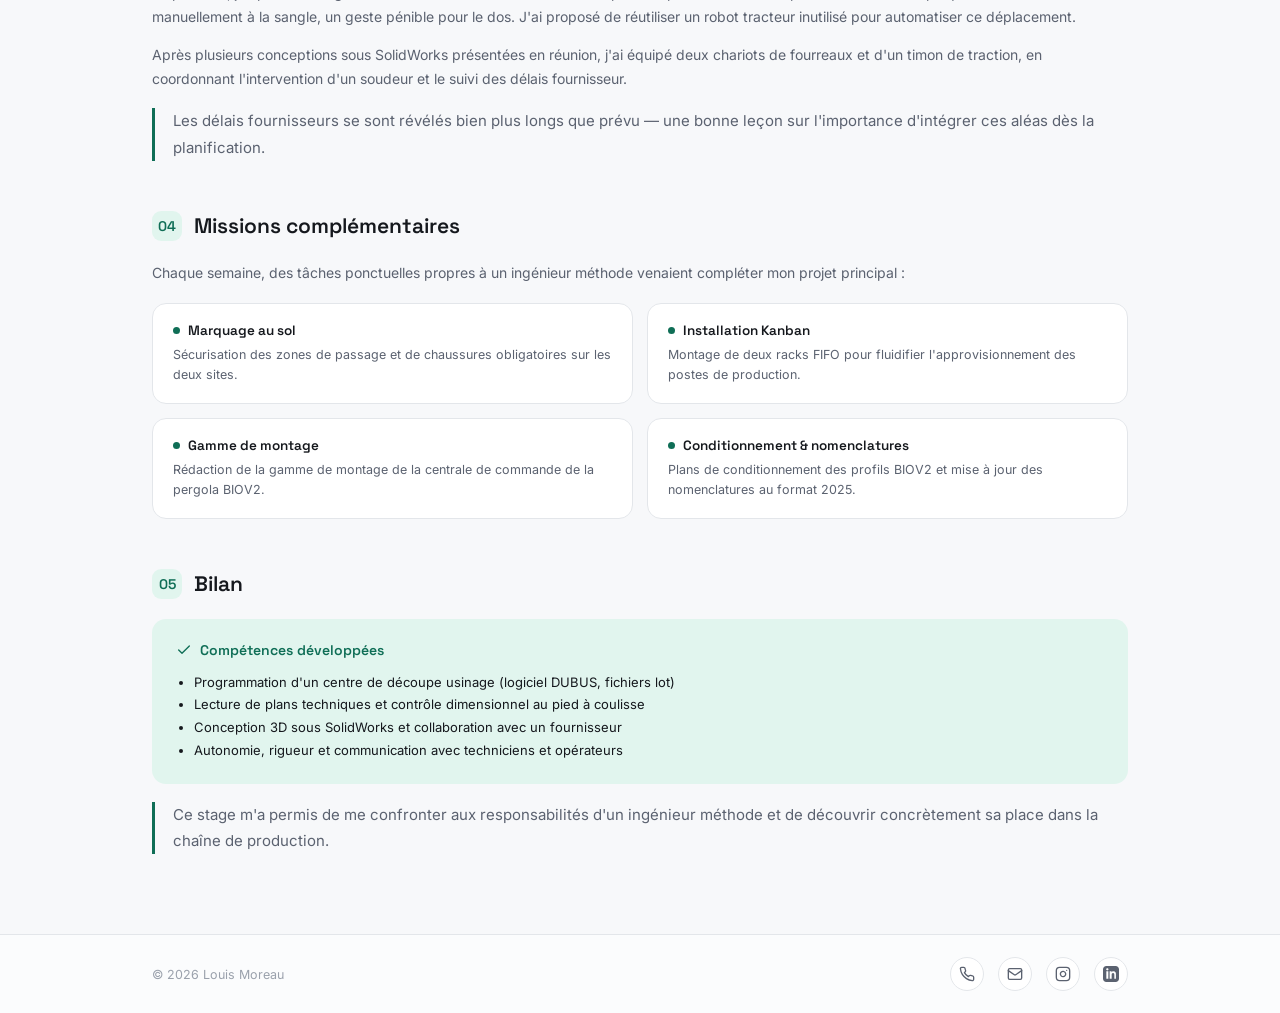
<file: stage-akena.html>
<!DOCTYPE html>
<html lang="fr">
<head>
<!-- Google Tag Manager -->
<script>(function(w,d,s,l,i){w[l]=w[l]||[];w[l].push({'gtm.start':
new Date().getTime(),event:'gtm.js'});var f=d.getElementsByTagName(s)[0],
j=d.createElement(s),dl=l!='dataLayer'?'&l='+l:'';j.async=true;j.src=
'https://www.googletagmanager.com/gtm.js?id='+i+dl;f.parentNode.insertBefore(j,f);
})(window,document,'script','dataLayer','GTM-N29N7DFH');</script>
<!-- End Google Tag Manager -->
<!-- Google tag (gtag.js) -->
<script async src="https://www.googletagmanager.com/gtag/js?id=G-XVR38PTL5F"></script>
<script>
  window.dataLayer = window.dataLayer || [];
  function gtag(){dataLayer.push(arguments);}
  gtag('js', new Date());

  gtag('config', 'G-XVR38PTL5F');
</script>

<meta charset="UTF-8">
<meta name="viewport" content="width=device-width, initial-scale=1.0">
<title>Stage technicien automatisme — Akena Vérandas — Louis Moreau</title>
<link rel="icon" type="image/x-icon" href="assets/favicon.ico">
<link rel="stylesheet" href="style.css">
<style>
  .page-eyebrow { color: var(--teal); }
  .back-link {
    display: inline-flex;
    align-items: center;
    gap: 6px;
    font-family: 'JetBrains Mono', monospace;
    font-size: 12.5px;
    color: var(--text-soft);
    margin-bottom: 18px;
    transition: color 0.15s;
  }
  .back-link:hover { color: var(--teal); }

  /* ---- hero strip ---- */
  .proj-hero {
    display: grid;
    grid-template-columns: 1fr;
    gap: 22px;
    margin: 36px 0 8px;
  }
  .proj-hero-photo {
    border-radius: var(--radius);
    overflow: hidden;
    border: 1px solid var(--border);
    background: var(--surface);
  }
  .proj-hero-photo img { width: 100%; height: 100%; object-fit: cover; display: block; }
  .proj-fact-panel {
    background: var(--surface);
    border: 1px solid var(--border);
    border-radius: var(--radius);
    padding: 22px 24px;
    display: flex;
    flex-direction: column;
    gap: 14px;
  }
  .proj-fact { display: flex; gap: 12px; align-items: flex-start; }
  .proj-fact-icon {
    width: 32px; height: 32px;
    border-radius: 9px;
    background: var(--teal-bg);
    color: var(--teal);
    display: flex; align-items: center; justify-content: center;
    flex-shrink: 0;
  }
  .proj-fact-icon svg { width: 16px; height: 16px; }
  .proj-fact-label { font-family: 'JetBrains Mono', monospace; font-size: 10.5px; text-transform: uppercase; letter-spacing: 0.04em; color: var(--text-faint); margin: 0 0 2px; }
  .proj-fact-value { font-size: 13.5px; font-weight: 500; color: var(--text); line-height: 1.4; }

  /* ---- section ---- */
  .proj-section { margin-top: 50px; scroll-margin-top: 100px; }
  .proj-section-head { display: flex; align-items: center; gap: 12px; margin-bottom: 20px; }
  .proj-num {
    font-family: 'Space Grotesk', sans-serif;
    font-weight: 600;
    font-size: 14px;
    color: var(--teal);
    background: var(--teal-bg);
    width: 30px; height: 30px;
    border-radius: 9px;
    display: flex; align-items: center; justify-content: center;
    flex-shrink: 0;
  }
  .proj-section-head h2 {
    font-family: 'Space Grotesk', sans-serif;
    font-weight: 600;
    font-size: 21px;
    margin: 0;
  }

  .proj-body p { font-size: 14px; color: var(--text-soft); line-height: 1.7; margin: 0 0 14px; }
  .proj-body p:last-child { margin-bottom: 0; }

  /* recap list (replaces long task-flow) */
  .recap-list { margin: 18px 0 0; padding: 0; list-style: none; display: flex; flex-direction: column; gap: 10px; }
  .recap-list li {
    display: flex; align-items: flex-start; gap: 12px;
    background: var(--surface);
    border: 1px solid var(--border);
    border-left: 4px solid var(--teal-line);
    border-radius: var(--radius-sm);
    padding: 13px 18px;
    font-size: 13.5px;
    color: var(--text);
    line-height: 1.55;
  }
  .recap-list li svg { flex-shrink: 0; margin-top: 2px; color: var(--teal); width: 15px; height: 15px; }

  /* constraints grid */
  .constraint-grid { display: grid; grid-template-columns: repeat(2, 1fr); gap: 14px; margin-top: 18px; }
  .constraint-card {
    background: var(--surface);
    border: 1px solid var(--border);
    border-radius: var(--radius);
    padding: 18px 20px;
  }
  .constraint-card h4 {
    font-family: 'Space Grotesk', sans-serif;
    font-size: 13.5px;
    font-weight: 600;
    margin: 0 0 10px;
    color: var(--teal);
  }
  .constraint-card ul { margin: 0; padding-left: 18px; font-size: 13px; color: var(--text-soft); line-height: 1.7; }
  .constraint-card p { margin: 0; font-size: 13px; color: var(--text-soft); line-height: 1.7; }

  /* photo pair */
  .photo-pair { display: grid; grid-template-columns: 1fr 1fr; gap: 16px; margin-top: 18px; }
  .photo-frame {
    border-radius: var(--radius);
    overflow: hidden;
    border: 1px solid var(--border);
    background: var(--surface);
  }
  .photo-frame img { width: 100%; height: 100%; object-fit: cover; display: block; }
  .photo-caption {
    font-family: 'JetBrains Mono', monospace;
    font-size: 11.5px;
    color: var(--text-faint);
    text-align: center;
    padding: 10px 8px 4px;
  }

  .photo-single { margin-top: 18px; border-radius: var(--radius); overflow: hidden; border: 1px solid var(--border); background: var(--surface); }
  .photo-single img { width: 100%; display: block; }

  /* outcome panel */
  .outcome-grid { display: grid; grid-template-columns: 1fr 1fr; gap: 16px; margin-top: 18px; }
  .outcome-card {
    border-radius: var(--radius);
    padding: 22px 24px;
  }
  .outcome-card.done { background: var(--teal-bg); }
  .outcome-card h4 {
    font-family: 'Space Grotesk', sans-serif;
    font-size: 14px;
    font-weight: 600;
    margin: 0 0 12px;
    display: flex; align-items: center; gap: 8px;
  }
  .outcome-card.done h4 { color: var(--teal); }
  .outcome-card ul { margin: 0; padding-left: 18px; font-size: 13px; line-height: 1.75; color: var(--text); }

  .proj-quote {
    font-size: 15px;
    line-height: 1.75;
    color: var(--text-soft);
    border-left: 3px solid var(--teal);
    padding-left: 18px;
    margin: 18px 0 0;
  }

  /* mini-mission grid */
  .mini-grid { display: grid; grid-template-columns: repeat(2, 1fr); gap: 14px; margin-top: 18px; }
  .mini-card {
    background: var(--surface);
    border: 1px solid var(--border);
    border-radius: var(--radius);
    padding: 18px 20px;
  }
  .mini-card h4 {
    font-family: 'Space Grotesk', sans-serif;
    font-size: 13.5px;
    font-weight: 600;
    margin: 0 0 6px;
    color: var(--text);
    display: flex; align-items: center; gap: 8px;
  }
  .mini-card h4 .mini-dot { width: 7px; height: 7px; border-radius: 50%; background: var(--teal); flex-shrink: 0; }
  .mini-card p { margin: 0; font-size: 12.5px; color: var(--text-soft); line-height: 1.6; }

  /* ---- side cursor (vertical page indicator) ---- */
  .side-cursor {
    position: fixed;
    right: 26px;
    top: 50%;
    transform: translateY(-50%);
    z-index: 6;
    display: flex;
    flex-direction: column;
    align-items: center;
  }
  .side-cursor::before {
    content: '';
    position: absolute;
    top: 15px; bottom: 15px;
    left: 50%;
    width: 1px;
    background: var(--border);
    transform: translateX(-50%);
    z-index: 0;
  }
  .cursor-dot {
    position: relative;
    z-index: 1;
    width: 30px; height: 30px;
    margin: 5px 0;
    border-radius: 50%;
    display: flex; align-items: center; justify-content: center;
    font-family: 'JetBrains Mono', monospace;
    font-size: 10.5px;
    color: var(--text-faint);
    background: var(--surface);
    border: 1px solid var(--border);
    text-decoration: none;
    transition: all 0.2s ease;
  }
  .cursor-dot:hover { color: var(--teal); border-color: var(--teal-line); }
  .cursor-dot.active {
    color: #fff;
    background: var(--teal);
    border-color: var(--teal);
    transform: scale(1.15);
    box-shadow: 0 0 0 4px var(--teal-bg);
  }
  .cursor-dot .cursor-tip {
    position: absolute;
    right: 42px;
    top: 50%;
    transform: translateY(-50%);
    background: var(--text);
    color: #fff;
    font-family: 'Inter', sans-serif;
    font-size: 11.5px;
    font-weight: 500;
    padding: 6px 11px;
    border-radius: 7px;
    white-space: nowrap;
    opacity: 0;
    pointer-events: none;
    transition: opacity 0.15s ease;
  }
  .cursor-dot:hover .cursor-tip { opacity: 1; }
  @media (max-width: 1240px) { .side-cursor { display: none; } }

  @media (max-width: 760px) {
    .proj-hero { grid-template-columns: 1fr; }
    .constraint-grid { grid-template-columns: 1fr; }
    .photo-pair { grid-template-columns: 1fr; }
    .outcome-grid { grid-template-columns: 1fr; }
    .mini-grid { grid-template-columns: 1fr; }
  }
</style>
</head>
<body class="page-experiences">
<!-- Google Tag Manager (noscript) -->
<noscript><iframe src="https://www.googletagmanager.com/ns.html?id=GTM-N29N7DFH"
height="0" width="0" style="display:none;visibility:hidden"></iframe></noscript>
<!-- End Google Tag Manager (noscript) -->


<header class="site-header">
  <div class="wrap">
    <div class="logo"><span class="dot"></span> Louis Moreau</div>
    <nav class="main-nav">
      <a href="index.html">accueil</a>
      <a href="parcours.html">parcours</a>
      <a href="experiences.html" class="active experiences">expériences</a>
      <a href="competences.html">compétences</a>
      <a href="alternance.html">alternance</a>
    </nav>
  </div>
</header>

<!-- vertical page cursor -->
<nav class="side-cursor" aria-label="navigation dans la page">
  <a class="cursor-dot" href="#sec-01" data-target="sec-01">01<span class="cursor-tip">Contexte &amp; mission</span></a>
  <a class="cursor-dot" href="#sec-02" data-target="sec-02">02<span class="cursor-tip">Ce que j'ai fait</span></a>
  <a class="cursor-dot" href="#sec-03" data-target="sec-03">03<span class="cursor-tip">Robotisation des chariots</span></a>
  <a class="cursor-dot" href="#sec-04" data-target="sec-04">04<span class="cursor-tip">Missions complémentaires</span></a>
  <a class="cursor-dot" href="#sec-05" data-target="sec-05">05<span class="cursor-tip">Bilan</span></a>
</nav>

<main>
  <div class="wrap">
    <a class="back-link" href="experiences-pro.html">&larr; expériences professionnelles</a>
    <p class="eyebrow page-eyebrow">Stage technicien automatisme — du 26 mai au 11 juillet 2025</p>
    <h1 class="page-title">Programmation du CDU pour la nouvelle pergola BIOV2</h1>
    <p class="subtitle">7 semaines au service méthodes d'Akena Vérandas, fabricant n°1 de vérandas en France : programmation d'un centre de découpe usinage pour la nouvelle gamme de pergolas BIOV2, et quelques projets d'amélioration en atelier.</p>

    <div class="proj-hero">
      <div class="proj-fact-panel">
        <div class="proj-fact">
          <span class="proj-fact-icon"><svg viewBox="0 0 24 24" fill="none" stroke="currentColor" stroke-width="2" stroke-linecap="round" stroke-linejoin="round"><rect x="3" y="3" width="18" height="18" rx="2"/><path d="M9 9h6v6H9z"/></svg></span>
          <div><p class="proj-fact-label">Mission</p><p class="proj-fact-value">Programmer les usinages, perçages et découpes des profils aluminium de la pergola BIOV2 sur le CDU 2 (centre découpe usinage)</p></div>
        </div>
        <div class="proj-fact">
          <span class="proj-fact-icon"><svg viewBox="0 0 24 24" fill="none" stroke="currentColor" stroke-width="2" stroke-linecap="round" stroke-linejoin="round"><circle cx="12" cy="12" r="10"/><polyline points="12 6 12 12 16 14"/></svg></span>
          <div><p class="proj-fact-label">Résultat</p><p class="proj-fact-value">✅ Prototype BIOV2 usiné, contrôlé et assemblé — référence pour la formation des poseurs</p></div>
        </div>
        <div class="proj-fact">
          <span class="proj-fact-icon"><svg viewBox="0 0 24 24" fill="none" stroke="currentColor" stroke-width="2" stroke-linecap="round" stroke-linejoin="round"><rect x="4" y="4" width="16" height="16" rx="2"/><rect x="9" y="9" width="6" height="6"/><path d="M9 1v3M15 1v3M9 20v3M15 20v3M1 9h3M1 15h3M20 9h3M20 15h3"/></svg></span>
          <div><p class="proj-fact-label">Compétences mobilisées</p><p class="proj-fact-value">Logiciel DUBUS, lecture de plans, contrôle qualité, conception SolidWorks, robotisation</p></div>
        </div>
      </div>
    </div>

    <!-- 01. Contexte -->
    <div class="proj-section" id="sec-01">
      <div class="proj-section-head">
        <span class="proj-num">01</span>
        <h2>Contexte &amp; mission</h2>
      </div>
      <div class="proj-body">
        <p>Akena Vérandas développait au moment de mon arrivée une nouvelle gamme de pergolas bioclimatiques, BIOV2. Le bureau d'études avait déjà finalisé les profils sur SolidWorks ; ma mission, au sein du service méthodes, était de programmer leurs usinages sur le CDU 2 (centre découpe usinage) pour permettre la fabrication du prototype.</p>
        <p>Un planning hebdomadaire de tâches m'était confié chaque lundi par le responsable de l'industrialisation, ce qui m'a permis de travailler en autonomie tout en gardant un cap clair sur l'avancement du projet.</p>
      </div>
    </div>

    <!-- 02. Ce que j'ai fait -->
    <div class="proj-section" id="sec-02">
      <div class="proj-section-head">
        <span class="proj-num">02</span>
        <h2>Ce que j'ai fait</h2>
      </div>
      <div class="proj-body">
        <p>Akena dispose de cinq CDU ; le CDU 2, piloté par le logiciel DUBUS, a été dédié au projet BIOV2. Après une formation au logiciel — qui demande beaucoup de rigueur, la moindre erreur pouvant compromettre un usinage ou la machine elle-même — j'ai programmé chaque profil à partir des plans techniques du bureau d'études, en renseignant les positions d'usinage (X, Y, Z) et le foret adapté.</p>
      </div>
      <ul class="recap-list">
        <li><svg viewBox="0 0 24 24" fill="none" stroke="currentColor" stroke-width="2" stroke-linecap="round" stroke-linejoin="round"><polyline points="20 6 9 17 4 12"/></svg>Programmation des usinages sur le logiciel DUBUS, à partir des plans du bureau d'études</li>
        <li><svg viewBox="0 0 24 24" fill="none" stroke="currentColor" stroke-width="2" stroke-linecap="round" stroke-linejoin="round"><polyline points="20 6 9 17 4 12"/></svg>Écriture des fichiers lot exécutés par la machine pour chaque profil</li>
        <li><svg viewBox="0 0 24 24" fill="none" stroke="currentColor" stroke-width="2" stroke-linecap="round" stroke-linejoin="round"><polyline points="20 6 9 17 4 12"/></svg>Tests sur le CDU 2 et contrôle dimensionnel (X, Y, Z) au pied à coulisse après chaque passage</li>
        <li><svg viewBox="0 0 24 24" fill="none" stroke="currentColor" stroke-width="2" stroke-linecap="round" stroke-linejoin="round"><polyline points="20 6 9 17 4 12"/></svg>Ajustements en cas d'écart, jusqu'à validation de tous les profils</li>
        <li><svg viewBox="0 0 24 24" fill="none" stroke="currentColor" stroke-width="2" stroke-linecap="round" stroke-linejoin="round"><polyline points="20 6 9 17 4 12"/></svg>Transmission des profils validés au bureau d'études pour l'assemblage du prototype</li>
      </ul>
      <div class="constraint-grid" style="grid-template-columns: 1fr; margin-top: 20px;">
        <div class="constraint-card">
          <h4>Obstacle rencontré</h4>
          <p>Un capteur de la machine ne détectait pas les pièces de moins de 20 mm, alors que l'un des profils ne mesurait que 17 mm. J'ai travaillé avec l'équipe maintenance pour ajuster la position du capteur et poursuivre les essais.</p>
        </div>
      </div>
    </div>

    <!-- 03. Robotisation des chariots -->
    <div class="proj-section" id="sec-03">
      <div class="proj-section-head">
        <span class="proj-num">03</span>
        <h2>Robotisation des chariots</h2>
      </div>
      <div class="proj-body">
        <p>En parallèle, j'ai pris en charge une demande d'amélioration remontée par les opérateurs : le transport des chariots de plaques se faisait manuellement à la sangle, un geste pénible pour le dos. J'ai proposé de réutiliser un robot tracteur inutilisé pour automatiser ce déplacement.</p>
        <p>Après plusieurs conceptions sous SolidWorks présentées en réunion, j'ai équipé deux chariots de fourreaux et d'un timon de traction, en coordonnant l'intervention d'un soudeur et le suivi des délais fournisseur.</p>
      </div>
      <p class="proj-quote">Les délais fournisseurs se sont révélés bien plus longs que prévu — une bonne leçon sur l'importance d'intégrer ces aléas dès la planification.</p>
    </div>

    <!-- 04. Missions complémentaires -->
    <div class="proj-section" id="sec-04">
      <div class="proj-section-head">
        <span class="proj-num">04</span>
        <h2>Missions complémentaires</h2>
      </div>
      <div class="proj-body">
        <p>Chaque semaine, des tâches ponctuelles propres à un ingénieur méthode venaient compléter mon projet principal :</p>
      </div>
      <div class="mini-grid">
        <div class="mini-card">
          <h4><span class="mini-dot"></span>Marquage au sol</h4>
          <p>Sécurisation des zones de passage et de chaussures obligatoires sur les deux sites.</p>
        </div>
        <div class="mini-card">
          <h4><span class="mini-dot"></span>Installation Kanban</h4>
          <p>Montage de deux racks FIFO pour fluidifier l'approvisionnement des postes de production.</p>
        </div>
        <div class="mini-card">
          <h4><span class="mini-dot"></span>Gamme de montage</h4>
          <p>Rédaction de la gamme de montage de la centrale de commande de la pergola BIOV2.</p>
        </div>
        <div class="mini-card">
          <h4><span class="mini-dot"></span>Conditionnement &amp; nomenclatures</h4>
          <p>Plans de conditionnement des profils BIOV2 et mise à jour des nomenclatures au format 2025.</p>
        </div>
      </div>
    </div>

    <!-- 05. Bilan -->
    <div class="proj-section" id="sec-05">
      <div class="proj-section-head">
        <span class="proj-num">05</span>
        <h2>Bilan</h2>
      </div>
      <div class="outcome-grid" style="grid-template-columns: 1fr;">
        <div class="outcome-card done">
          <h4><svg width="16" height="16" viewBox="0 0 24 24" fill="none" stroke="currentColor" stroke-width="2" stroke-linecap="round" stroke-linejoin="round"><polyline points="20 6 9 17 4 12"/></svg> Compétences développées</h4>
          <ul>
            <li>Programmation d'un centre de découpe usinage (logiciel DUBUS, fichiers lot)</li>
            <li>Lecture de plans techniques et contrôle dimensionnel au pied à coulisse</li>
            <li>Conception 3D sous SolidWorks et collaboration avec un fournisseur</li>
            <li>Autonomie, rigueur et communication avec techniciens et opérateurs</li>
          </ul>
        </div>
      </div>
      <p class="proj-quote">Ce stage m'a permis de me confronter aux responsabilités d'un ingénieur méthode et de découvrir concrètement sa place dans la chaîne de production.</p>
    </div>

  </div>
</main>

<footer class="site-footer">
  <div class="wrap">
    <p>&copy; 2026 Louis Moreau</p>
    <div class="footer-icons">
      <a href="tel:+33671780595" aria-label="téléphone">
        <svg viewBox="0 0 24 24" fill="none" stroke="currentColor" stroke-width="2" stroke-linecap="round" stroke-linejoin="round"><path d="M22 16.92v3a2 2 0 0 1-2.18 2 19.79 19.79 0 0 1-8.63-3.07 19.5 19.5 0 0 1-6-6 19.79 19.79 0 0 1-3.07-8.67A2 2 0 0 1 4.11 2h3a2 2 0 0 1 2 1.72 12.84 12.84 0 0 0 .7 2.81 2 2 0 0 1-.45 2.11L8.09 9.91a16 16 0 0 0 6 6l1.27-1.27a2 2 0 0 1 2.11-.45 12.84 12.84 0 0 0 2.81.7A2 2 0 0 1 22 16.92z"/></svg>
      </a>
      <a href="mailto:moreaulouis37@gmail.com" aria-label="email">
        <svg viewBox="0 0 24 24" fill="none" stroke="currentColor" stroke-width="2" stroke-linecap="round" stroke-linejoin="round"><rect x="2" y="4" width="20" height="16" rx="2"/><path d="m2 7 8.97 6.2a2 2 0 0 0 2.06 0L22 7"/></svg>
      </a>
      <a href="https://instagram.com/louis__mro_" aria-label="instagram" target="_blank" rel="noopener">
        <svg viewBox="0 0 24 24" fill="none" stroke="currentColor" stroke-width="2" stroke-linecap="round" stroke-linejoin="round"><rect x="2" y="2" width="20" height="20" rx="5"/><path d="M16 11.37A4 4 0 1 1 12.63 8 4 4 0 0 1 16 11.37z"/><path d="M17.5 6.5h.01"/></svg>
      </a>
      <a href="https://www.linkedin.com/in/louis-moreau-b50304274/" aria-label="linkedin" target="_blank" rel="noopener">
        <svg viewBox="0 0 24 24" fill="currentColor" stroke="none"><path d="M19 0h-14c-2.76 0-5 2.24-5 5v14c0 2.76 2.24 5 5 5h14c2.76 0 5-2.24 5-5v-14c0-2.76-2.24-5-5-5zm-11 19h-3v-11h3v11zm-1.5-12.27c-.97 0-1.75-.79-1.75-1.76s.78-1.75 1.75-1.75 1.75.78 1.75 1.75-.78 1.76-1.75 1.76zm13.5 12.27h-3v-5.6c0-1.33-.03-3.05-1.86-3.05-1.87 0-2.15 1.46-2.15 2.96v5.69h-3v-11h2.88v1.5h.04c.4-.76 1.39-1.56 2.86-1.56 3.06 0 3.63 2.02 3.63 4.63v6.43z"/></svg>
      </a>
    </div>
  </div>
</footer>

<script>
(function () {
  var sections = document.querySelectorAll('.proj-section[id]');
  var dots = document.querySelectorAll('.cursor-dot');
  if (!sections.length || !dots.length) return;
  var map = {};
  dots.forEach(function (d) { map[d.dataset.target] = d; });

  dots.forEach(function (d) {
    d.addEventListener('click', function (e) {
      e.preventDefault();
      var target = document.getElementById(d.dataset.target);
      if (target) target.scrollIntoView({ behavior: 'smooth', block: 'start' });
    });
  });

  var observer = new IntersectionObserver(function (entries) {
    entries.forEach(function (entry) {
      if (entry.isIntersecting) {
        dots.forEach(function (d) { d.classList.remove('active'); });
        var dot = map[entry.target.id];
        if (dot) dot.classList.add('active');
      }
    });
  }, { rootMargin: '-45% 0px -45% 0px', threshold: 0 });

  sections.forEach(function (s) { observer.observe(s); });
})();
</script>

<script src="https://dashboard.causeriebot.com/widget.js" data-id="1ee7405c-5bf6-4d83-9b55-674a49365535" data-url="https://dashboard.causeriebot.com"></script>
</body>
</html>
</file>
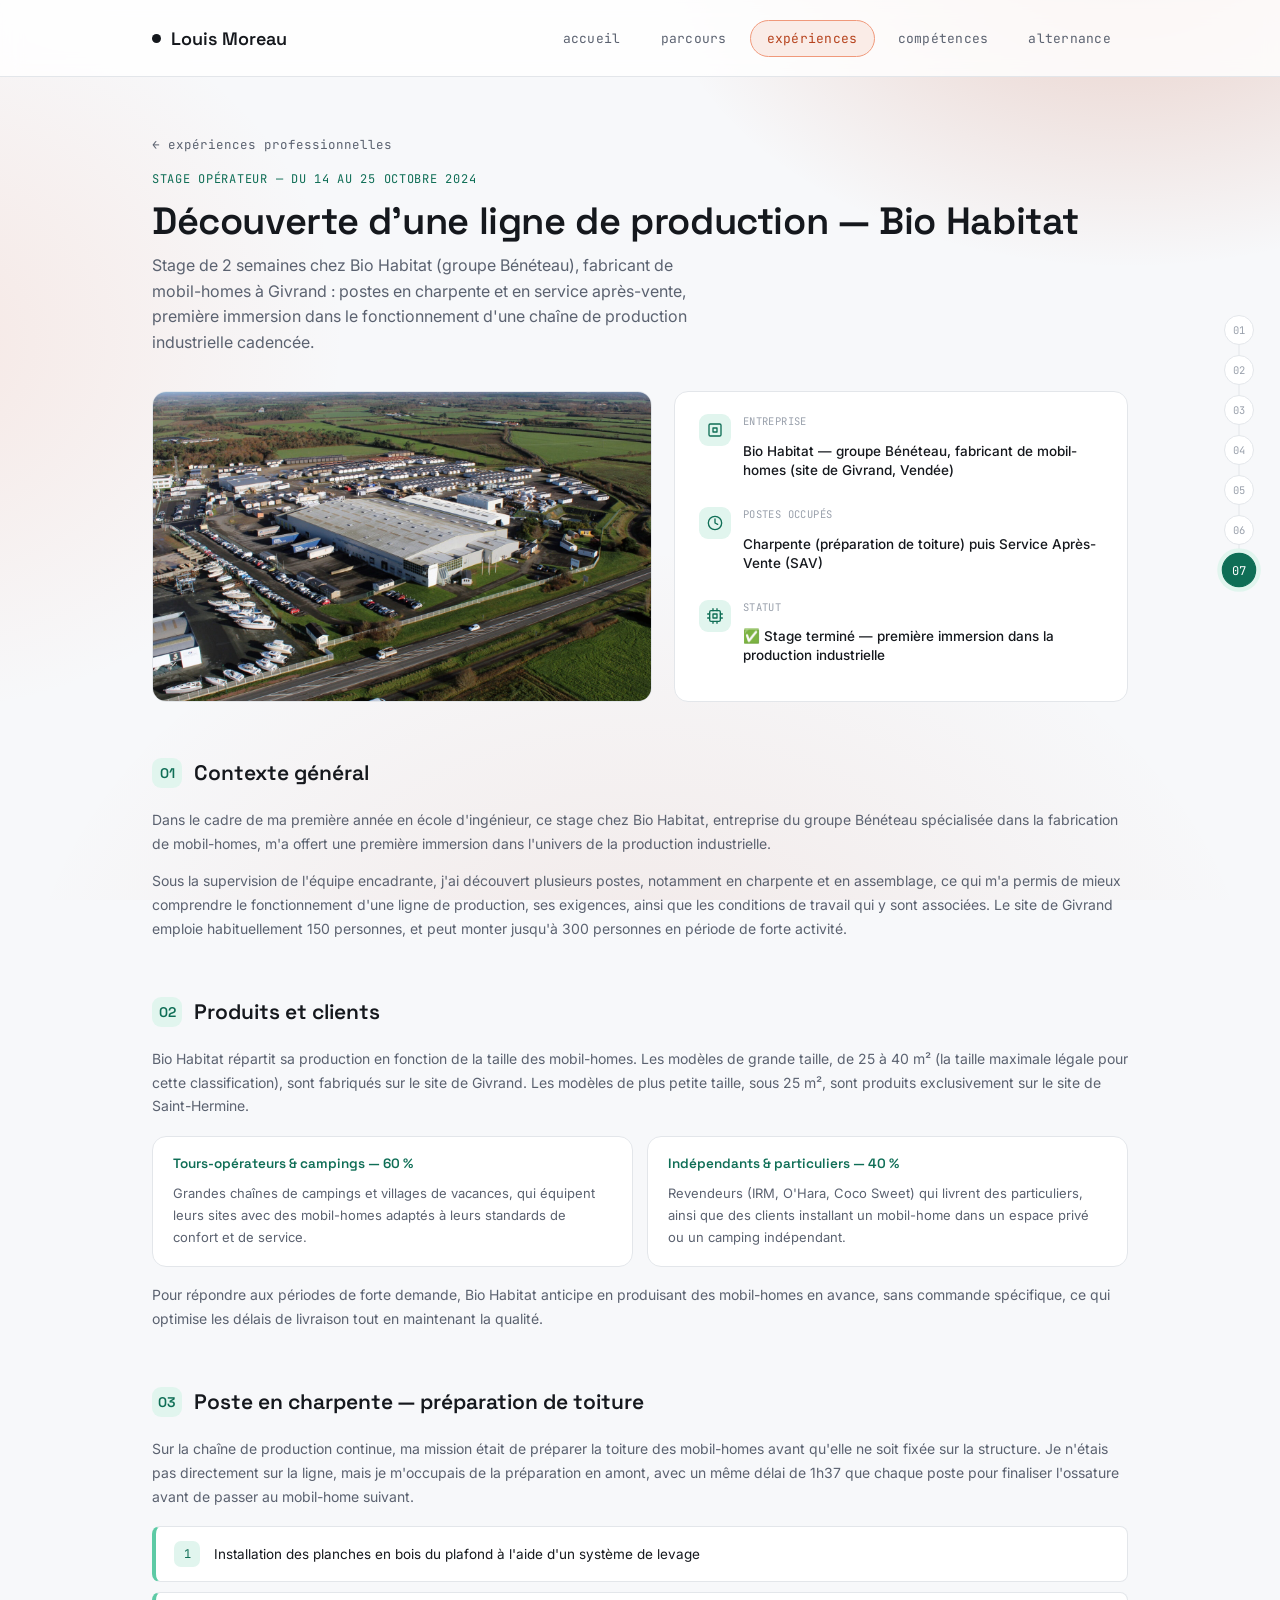
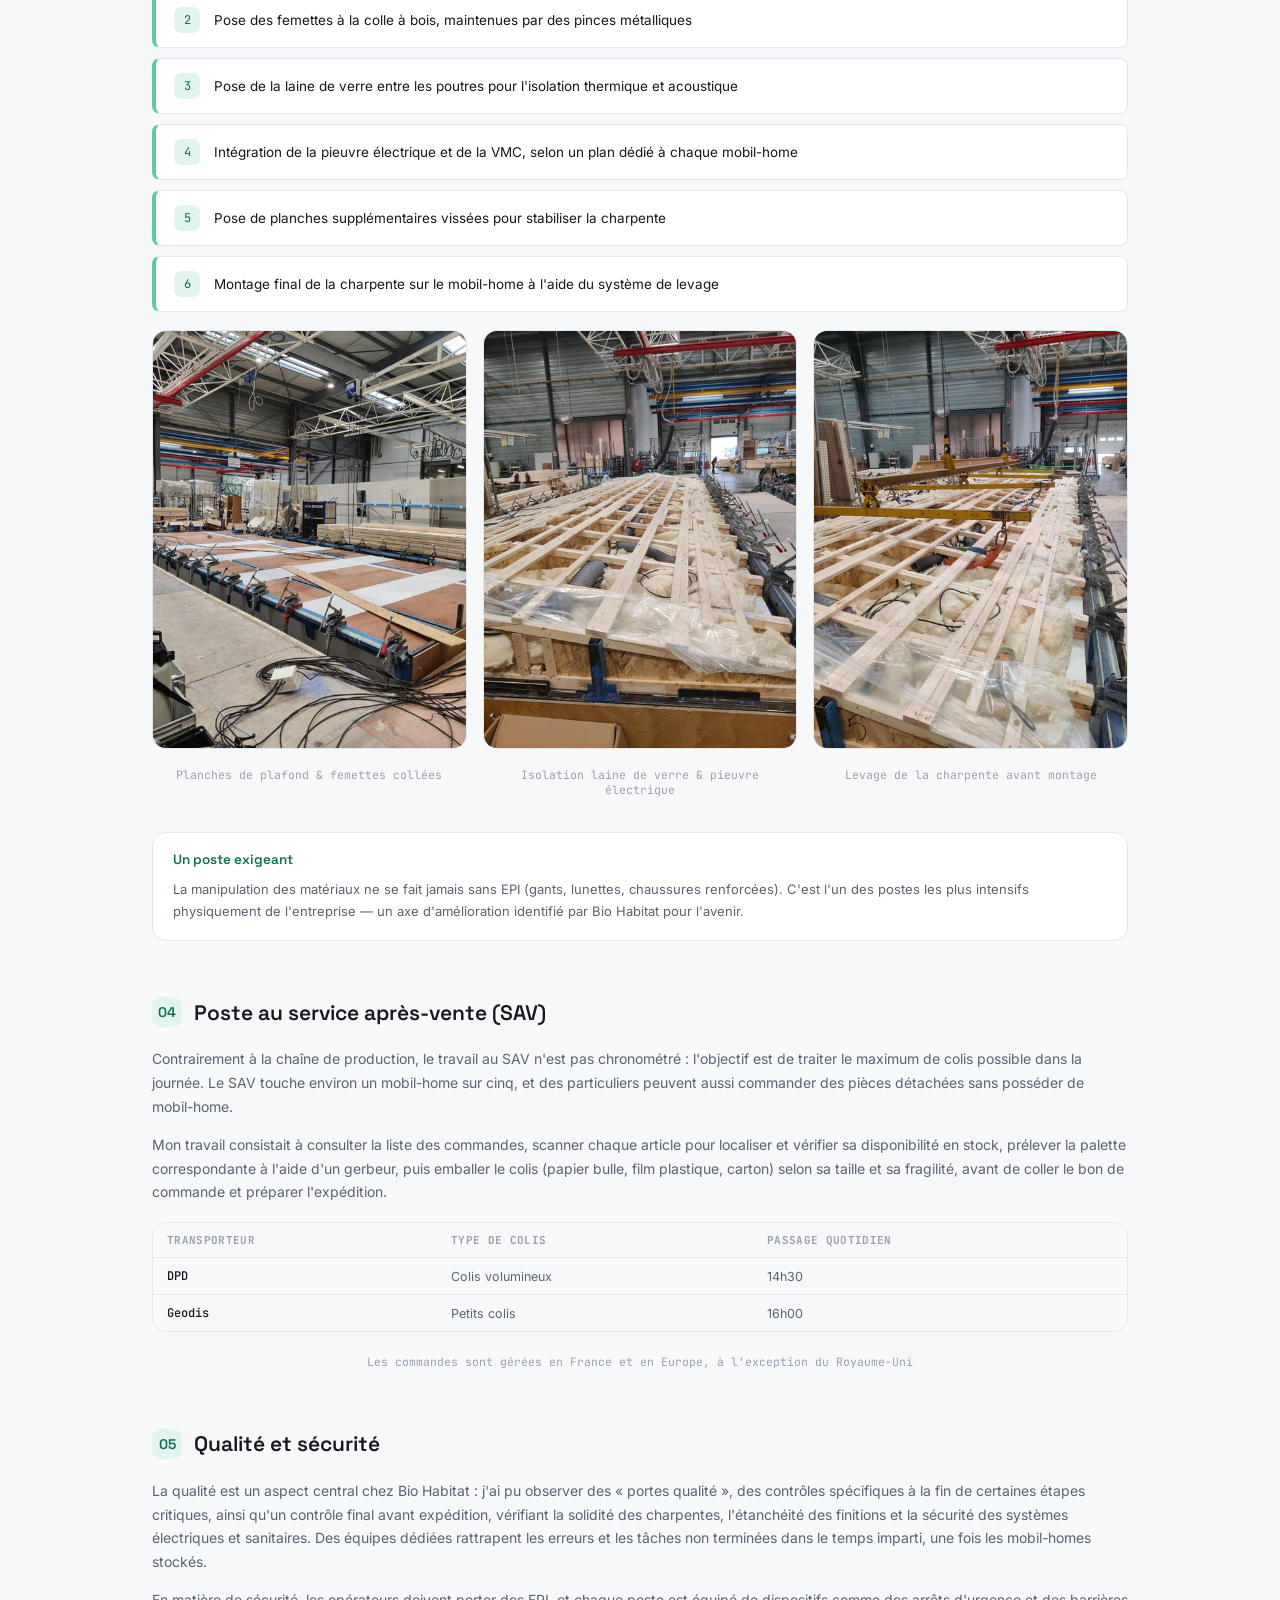
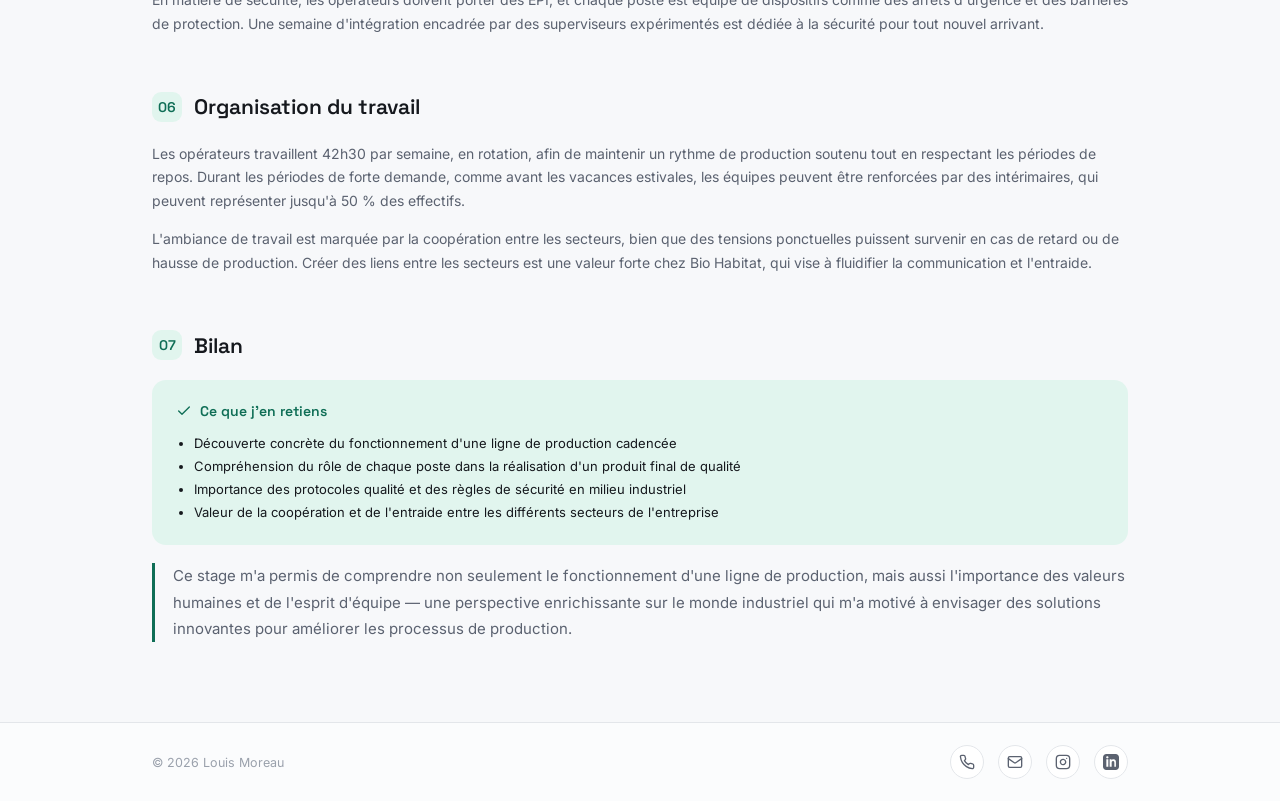
<file: stage-biohabitat.html>
<!DOCTYPE html>
<html lang="fr">
<head>
<!-- Google Tag Manager -->
<script>(function(w,d,s,l,i){w[l]=w[l]||[];w[l].push({'gtm.start':
new Date().getTime(),event:'gtm.js'});var f=d.getElementsByTagName(s)[0],
j=d.createElement(s),dl=l!='dataLayer'?'&l='+l:'';j.async=true;j.src=
'https://www.googletagmanager.com/gtm.js?id='+i+dl;f.parentNode.insertBefore(j,f);
})(window,document,'script','dataLayer','GTM-N29N7DFH');</script>
<!-- End Google Tag Manager -->
<!-- Google tag (gtag.js) -->
<script async src="https://www.googletagmanager.com/gtag/js?id=G-XVR38PTL5F"></script>
<script>
  window.dataLayer = window.dataLayer || [];
  function gtag(){dataLayer.push(arguments);}
  gtag('js', new Date());

  gtag('config', 'G-XVR38PTL5F');
</script>

<meta charset="UTF-8">
<meta name="viewport" content="width=device-width, initial-scale=1.0">
<title>Stage opérateur — Bio Habitat — Louis Moreau</title>
<link rel="icon" type="image/x-icon" href="assets/favicon.ico">
<link rel="stylesheet" href="style.css">
<style>
  .page-eyebrow { color: var(--teal); }
  .back-link {
    display: inline-flex;
    align-items: center;
    gap: 6px;
    font-family: 'JetBrains Mono', monospace;
    font-size: 12.5px;
    color: var(--text-soft);
    margin-bottom: 18px;
    transition: color 0.15s;
  }
  .back-link:hover { color: var(--teal); }

  /* ---- hero strip ---- */
  .proj-hero {
    display: grid;
    grid-template-columns: 1.1fr 1fr;
    gap: 22px;
    margin: 36px 0 8px;
  }
  .proj-hero-photo {
    border-radius: var(--radius);
    overflow: hidden;
    border: 1px solid var(--border);
    background: var(--surface);
  }
  .proj-hero-photo img { width: 100%; height: 100%; object-fit: cover; display: block; }
  .proj-fact-panel {
    background: var(--surface);
    border: 1px solid var(--border);
    border-radius: var(--radius);
    padding: 22px 24px;
    display: flex;
    flex-direction: column;
    gap: 14px;
  }
  .proj-fact { display: flex; gap: 12px; align-items: flex-start; }
  .proj-fact-icon {
    width: 32px; height: 32px;
    border-radius: 9px;
    background: var(--teal-bg);
    color: var(--teal);
    display: flex; align-items: center; justify-content: center;
    flex-shrink: 0;
  }
  .proj-fact-icon svg { width: 16px; height: 16px; }
  .proj-fact-label { font-family: 'JetBrains Mono', monospace; font-size: 10.5px; text-transform: uppercase; letter-spacing: 0.04em; color: var(--text-faint); margin: 0 0 2px; }
  .proj-fact-value { font-size: 13.5px; font-weight: 500; color: var(--text); line-height: 1.4; }

  /* ---- section ---- */
  .proj-section { margin-top: 56px; scroll-margin-top: 100px; }
  .proj-section-head { display: flex; align-items: center; gap: 12px; margin-bottom: 20px; }
  .proj-num {
    font-family: 'Space Grotesk', sans-serif;
    font-weight: 600;
    font-size: 14px;
    color: var(--teal);
    background: var(--teal-bg);
    width: 30px; height: 30px;
    border-radius: 9px;
    display: flex; align-items: center; justify-content: center;
    flex-shrink: 0;
  }
  .proj-section-head h2 {
    font-family: 'Space Grotesk', sans-serif;
    font-weight: 600;
    font-size: 21px;
    margin: 0;
  }

  .proj-body p { font-size: 14px; color: var(--text-soft); line-height: 1.7; margin: 0 0 14px; }
  .proj-body p:last-child { margin-bottom: 0; }

  /* constraints grid */
  .constraint-grid { display: grid; grid-template-columns: repeat(2, 1fr); gap: 14px; margin-top: 18px; }
  .constraint-card {
    background: var(--surface);
    border: 1px solid var(--border);
    border-radius: var(--radius);
    padding: 18px 20px;
  }
  .constraint-card h4 {
    font-family: 'Space Grotesk', sans-serif;
    font-size: 13.5px;
    font-weight: 600;
    margin: 0 0 10px;
    color: var(--teal);
  }
  .constraint-card ul { margin: 0; padding-left: 18px; font-size: 13px; color: var(--text-soft); line-height: 1.7; }
  .constraint-card p { margin: 0; font-size: 13px; color: var(--text-soft); line-height: 1.7; }

  /* photo pair / triple */
  .photo-pair { display: grid; grid-template-columns: 1fr 1fr; gap: 16px; margin-top: 18px; }
  .photo-trio { display: grid; grid-template-columns: 1fr 1fr 1fr; gap: 16px; margin-top: 18px; }
  .photo-frame {
    border-radius: var(--radius);
    overflow: hidden;
    border: 1px solid var(--border);
    background: var(--surface);
  }
  .photo-frame img { width: 100%; height: 100%; object-fit: cover; display: block; }
  .photo-caption {
    font-family: 'JetBrains Mono', monospace;
    font-size: 11.5px;
    color: var(--text-faint);
    text-align: center;
    padding: 10px 8px 4px;
  }

  .photo-single { margin-top: 18px; border-radius: var(--radius); overflow: hidden; border: 1px solid var(--border); background: var(--surface); }
  .photo-single img { width: 100%; display: block; }

  /* timeline-like task list */
  .task-flow { display: flex; flex-direction: column; gap: 10px; margin-top: 18px; }
  .task-row {
    display: flex; align-items: center; gap: 14px;
    background: var(--surface);
    border: 1px solid var(--border);
    border-left: 4px solid var(--teal-line);
    border-radius: var(--radius-sm);
    padding: 14px 18px;
  }
  .task-row .task-n {
    font-family: 'JetBrains Mono', monospace;
    font-size: 12px;
    color: var(--teal);
    background: var(--teal-bg);
    width: 26px; height: 26px;
    border-radius: 7px;
    display: flex; align-items: center; justify-content: center;
    flex-shrink: 0;
  }
  .task-row p { margin: 0; font-size: 13.5px; color: var(--text); }

  /* data table */
  .data-table-wrap { overflow-x: auto; margin-top: 18px; border: 1px solid var(--border); border-radius: var(--radius); }
  table.io-table { width: 100%; border-collapse: collapse; font-size: 12.5px; }
  table.io-table th, table.io-table td { padding: 10px 14px; text-align: left; border-bottom: 1px solid var(--border); white-space: nowrap; }
  table.io-table th { font-family: 'JetBrains Mono', monospace; font-size: 11px; text-transform: uppercase; letter-spacing: 0.03em; color: var(--text-faint); background: var(--bg); }
  table.io-table td { color: var(--text-soft); }
  table.io-table td.var-name { color: var(--text); font-weight: 500; font-family: 'JetBrains Mono', monospace; font-size: 12px; }
  table.io-table tr:last-child td { border-bottom: none; }

  /* outcome panel */
  .outcome-grid { display: grid; grid-template-columns: 1fr 1fr; gap: 16px; margin-top: 18px; }
  .outcome-card {
    border-radius: var(--radius);
    padding: 22px 24px;
  }
  .outcome-card.done { background: var(--teal-bg); }
  .outcome-card h4 {
    font-family: 'Space Grotesk', sans-serif;
    font-size: 14px;
    font-weight: 600;
    margin: 0 0 12px;
    display: flex; align-items: center; gap: 8px;
  }
  .outcome-card.done h4 { color: var(--teal); }
  .outcome-card ul { margin: 0; padding-left: 18px; font-size: 13px; line-height: 1.75; color: var(--text); }

  .proj-quote {
    font-size: 15px;
    line-height: 1.75;
    color: var(--text-soft);
    border-left: 3px solid var(--teal);
    padding-left: 18px;
    margin: 18px 0 0;
  }

  /* ---- side cursor (vertical page indicator) ---- */
  .side-cursor {
    position: fixed;
    right: 26px;
    top: 50%;
    transform: translateY(-50%);
    z-index: 6;
    display: flex;
    flex-direction: column;
    align-items: center;
  }
  .side-cursor::before {
    content: '';
    position: absolute;
    top: 15px; bottom: 15px;
    left: 50%;
    width: 1px;
    background: var(--border);
    transform: translateX(-50%);
    z-index: 0;
  }
  .cursor-dot {
    position: relative;
    z-index: 1;
    width: 30px; height: 30px;
    margin: 5px 0;
    border-radius: 50%;
    display: flex; align-items: center; justify-content: center;
    font-family: 'JetBrains Mono', monospace;
    font-size: 10.5px;
    color: var(--text-faint);
    background: var(--surface);
    border: 1px solid var(--border);
    text-decoration: none;
    transition: all 0.2s ease;
  }
  .cursor-dot:hover { color: var(--teal); border-color: var(--teal-line); }
  .cursor-dot.active {
    color: #fff;
    background: var(--teal);
    border-color: var(--teal);
    transform: scale(1.15);
    box-shadow: 0 0 0 4px var(--teal-bg);
  }
  .cursor-dot .cursor-tip {
    position: absolute;
    right: 42px;
    top: 50%;
    transform: translateY(-50%);
    background: var(--text);
    color: #fff;
    font-family: 'Inter', sans-serif;
    font-size: 11.5px;
    font-weight: 500;
    padding: 6px 11px;
    border-radius: 7px;
    white-space: nowrap;
    opacity: 0;
    pointer-events: none;
    transition: opacity 0.15s ease;
  }
  .cursor-dot:hover .cursor-tip { opacity: 1; }
  @media (max-width: 1240px) { .side-cursor { display: none; } }

  @media (max-width: 760px) {
    .proj-hero { grid-template-columns: 1fr; }
    .constraint-grid { grid-template-columns: 1fr; }
    .photo-pair { grid-template-columns: 1fr; }
    .photo-trio { grid-template-columns: 1fr; }
    .outcome-grid { grid-template-columns: 1fr; }
  }
</style>
</head>
<body class="page-experiences">
<!-- Google Tag Manager (noscript) -->
<noscript><iframe src="https://www.googletagmanager.com/ns.html?id=GTM-N29N7DFH"
height="0" width="0" style="display:none;visibility:hidden"></iframe></noscript>
<!-- End Google Tag Manager (noscript) -->


<header class="site-header">
  <div class="wrap">
    <div class="logo"><span class="dot"></span> Louis Moreau</div>
    <nav class="main-nav">
      <a href="index.html">accueil</a>
      <a href="parcours.html">parcours</a>
      <a href="experiences.html" class="active experiences">expériences</a>
      <a href="competences.html">compétences</a>
      <a href="alternance.html">alternance</a>
    </nav>
  </div>
</header>

<!-- vertical page cursor -->
<nav class="side-cursor" aria-label="navigation dans la page">
  <a class="cursor-dot" href="#sec-01" data-target="sec-01">01<span class="cursor-tip">Contexte général</span></a>
  <a class="cursor-dot" href="#sec-02" data-target="sec-02">02<span class="cursor-tip">Produits &amp; clients</span></a>
  <a class="cursor-dot" href="#sec-03" data-target="sec-03">03<span class="cursor-tip">Poste en charpente</span></a>
  <a class="cursor-dot" href="#sec-04" data-target="sec-04">04<span class="cursor-tip">Poste au SAV</span></a>
  <a class="cursor-dot" href="#sec-05" data-target="sec-05">05<span class="cursor-tip">Qualité &amp; sécurité</span></a>
  <a class="cursor-dot" href="#sec-06" data-target="sec-06">06<span class="cursor-tip">Organisation du travail</span></a>
  <a class="cursor-dot" href="#sec-07" data-target="sec-07">07<span class="cursor-tip">Bilan</span></a>
</nav>

<main>
  <div class="wrap">
    <a class="back-link" href="experiences-pro.html">&larr; expériences professionnelles</a>
    <p class="eyebrow page-eyebrow">Stage opérateur — du 14 au 25 octobre 2024</p>
    <h1 class="page-title">Découverte d'une ligne de production — Bio Habitat</h1>
    <p class="subtitle">Stage de 2 semaines chez Bio Habitat (groupe Bénéteau), fabricant de mobil-homes à Givrand : postes en charpente et en service après-vente, première immersion dans le fonctionnement d'une chaîne de production industrielle cadencée.</p>

    <div class="proj-hero">
      <div class="proj-hero-photo">
        <img src="assets/stage-biohabitat/usine-givrand.jpg" alt="Site de production Bio Habitat à Givrand, vue aérienne">
      </div>
      <div class="proj-fact-panel">
        <div class="proj-fact">
          <span class="proj-fact-icon"><svg viewBox="0 0 24 24" fill="none" stroke="currentColor" stroke-width="2" stroke-linecap="round" stroke-linejoin="round"><rect x="3" y="3" width="18" height="18" rx="2"/><path d="M9 9h6v6H9z"/></svg></span>
          <div><p class="proj-fact-label">Entreprise</p><p class="proj-fact-value">Bio Habitat — groupe Bénéteau, fabricant de mobil-homes (site de Givrand, Vendée)</p></div>
        </div>
        <div class="proj-fact">
          <span class="proj-fact-icon"><svg viewBox="0 0 24 24" fill="none" stroke="currentColor" stroke-width="2" stroke-linecap="round" stroke-linejoin="round"><circle cx="12" cy="12" r="10"/><polyline points="12 6 12 12 16 14"/></svg></span>
          <div><p class="proj-fact-label">Postes occupés</p><p class="proj-fact-value">Charpente (préparation de toiture) puis Service Après-Vente (SAV)</p></div>
        </div>
        <div class="proj-fact">
          <span class="proj-fact-icon"><svg viewBox="0 0 24 24" fill="none" stroke="currentColor" stroke-width="2" stroke-linecap="round" stroke-linejoin="round"><rect x="4" y="4" width="16" height="16" rx="2"/><rect x="9" y="9" width="6" height="6"/><path d="M9 1v3M15 1v3M9 20v3M15 20v3M1 9h3M1 15h3M20 9h3M20 15h3"/></svg></span>
          <div><p class="proj-fact-label">Statut</p><p class="proj-fact-value">✅ Stage terminé — première immersion dans la production industrielle</p></div>
        </div>
      </div>
    </div>

    <!-- 01. Contexte -->
    <div class="proj-section" id="sec-01">
      <div class="proj-section-head">
        <span class="proj-num">01</span>
        <h2>Contexte général</h2>
      </div>
      <div class="proj-body">
        <p>Dans le cadre de ma première année en école d'ingénieur, ce stage chez Bio Habitat, entreprise du groupe Bénéteau spécialisée dans la fabrication de mobil-homes, m'a offert une première immersion dans l'univers de la production industrielle.</p>
        <p>Sous la supervision de l'équipe encadrante, j'ai découvert plusieurs postes, notamment en charpente et en assemblage, ce qui m'a permis de mieux comprendre le fonctionnement d'une ligne de production, ses exigences, ainsi que les conditions de travail qui y sont associées. Le site de Givrand emploie habituellement 150 personnes, et peut monter jusqu'à 300 personnes en période de forte activité.</p>
      </div>
    </div>

    <!-- 02. Produits et clients -->
    <div class="proj-section" id="sec-02">
      <div class="proj-section-head">
        <span class="proj-num">02</span>
        <h2>Produits et clients</h2>
      </div>
      <div class="proj-body">
        <p>Bio Habitat répartit sa production en fonction de la taille des mobil-homes. Les modèles de grande taille, de 25 à 40 m² (la taille maximale légale pour cette classification), sont fabriqués sur le site de Givrand. Les modèles de plus petite taille, sous 25 m², sont produits exclusivement sur le site de Saint-Hermine.</p>
      </div>
      <div class="constraint-grid">
        <div class="constraint-card">
          <h4>Tours-opérateurs &amp; campings — 60 %</h4>
          <p>Grandes chaînes de campings et villages de vacances, qui équipent leurs sites avec des mobil-homes adaptés à leurs standards de confort et de service.</p>
        </div>
        <div class="constraint-card">
          <h4>Indépendants &amp; particuliers — 40 %</h4>
          <p>Revendeurs (IRM, O'Hara, Coco Sweet) qui livrent des particuliers, ainsi que des clients installant un mobil-home dans un espace privé ou un camping indépendant.</p>
        </div>
      </div>
      <div class="proj-body" style="margin-top: 16px;">
        <p>Pour répondre aux périodes de forte demande, Bio Habitat anticipe en produisant des mobil-homes en avance, sans commande spécifique, ce qui optimise les délais de livraison tout en maintenant la qualité.</p>
      </div>
    </div>

    <!-- 03. Poste en charpente -->
    <div class="proj-section" id="sec-03">
      <div class="proj-section-head">
        <span class="proj-num">03</span>
        <h2>Poste en charpente — préparation de toiture</h2>
      </div>
      <div class="proj-body">
        <p>Sur la chaîne de production continue, ma mission était de préparer la toiture des mobil-homes avant qu'elle ne soit fixée sur la structure. Je n'étais pas directement sur la ligne, mais je m'occupais de la préparation en amont, avec un même délai de 1h37 que chaque poste pour finaliser l'ossature avant de passer au mobil-home suivant.</p>
      </div>
      <div class="task-flow">
        <div class="task-row"><span class="task-n">1</span><p>Installation des planches en bois du plafond à l'aide d'un système de levage</p></div>
        <div class="task-row"><span class="task-n">2</span><p>Pose des femettes à la colle à bois, maintenues par des pinces métalliques</p></div>
        <div class="task-row"><span class="task-n">3</span><p>Pose de la laine de verre entre les poutres pour l'isolation thermique et acoustique</p></div>
        <div class="task-row"><span class="task-n">4</span><p>Intégration de la pieuvre électrique et de la VMC, selon un plan dédié à chaque mobil-home</p></div>
        <div class="task-row"><span class="task-n">5</span><p>Pose de planches supplémentaires vissées pour stabiliser la charpente</p></div>
        <div class="task-row"><span class="task-n">6</span><p>Montage final de la charpente sur le mobil-home à l'aide du système de levage</p></div>
      </div>
      <div class="photo-trio">
        <div class="photo-frame"><img src="assets/stage-biohabitat/charpente-plafond.jpg" alt="Installation des planches de plafond et collage des femettes"></div>
        <div class="photo-frame"><img src="assets/stage-biohabitat/isolation-pieuvre.jpg" alt="Pose de la laine de verre et de la pieuvre électrique"></div>
        <div class="photo-frame"><img src="assets/stage-biohabitat/charpente-finie.jpg" alt="Levage de la charpente avant montage sur le mobil-home"></div>
      </div>
      <div style="display:flex; gap:16px; margin-top:-4px;">
        <p class="photo-caption" style="flex:1;">Planches de plafond &amp; femettes collées</p>
        <p class="photo-caption" style="flex:1;">Isolation laine de verre &amp; pieuvre électrique</p>
        <p class="photo-caption" style="flex:1;">Levage de la charpente avant montage</p>
      </div>
      <div class="constraint-grid" style="grid-template-columns: 1fr; margin-top: 20px;">
        <div class="constraint-card">
          <h4>Un poste exigeant</h4>
          <p>La manipulation des matériaux ne se fait jamais sans EPI (gants, lunettes, chaussures renforcées). C'est l'un des postes les plus intensifs physiquement de l'entreprise — un axe d'amélioration identifié par Bio Habitat pour l'avenir.</p>
        </div>
      </div>
    </div>

    <!-- 04. Poste SAV -->
    <div class="proj-section" id="sec-04">
      <div class="proj-section-head">
        <span class="proj-num">04</span>
        <h2>Poste au service après-vente (SAV)</h2>
      </div>
      <div class="proj-body">
        <p>Contrairement à la chaîne de production, le travail au SAV n'est pas chronométré : l'objectif est de traiter le maximum de colis possible dans la journée. Le SAV touche environ un mobil-home sur cinq, et des particuliers peuvent aussi commander des pièces détachées sans posséder de mobil-home.</p>
        <p>Mon travail consistait à consulter la liste des commandes, scanner chaque article pour localiser et vérifier sa disponibilité en stock, prélever la palette correspondante à l'aide d'un gerbeur, puis emballer le colis (papier bulle, film plastique, carton) selon sa taille et sa fragilité, avant de coller le bon de commande et préparer l'expédition.</p>
      </div>
      <div class="data-table-wrap">
        <table class="io-table">
          <thead><tr><th>Transporteur</th><th>Type de colis</th><th>Passage quotidien</th></tr></thead>
          <tbody>
            <tr><td class="var-name">DPD</td><td>Colis volumineux</td><td>14h30</td></tr>
            <tr><td class="var-name">Geodis</td><td>Petits colis</td><td>16h00</td></tr>
          </tbody>
        </table>
      </div>
      <p class="photo-caption">Les commandes sont gérées en France et en Europe, à l'exception du Royaume-Uni</p>
    </div>

    <!-- 05. Qualité et sécurité -->
    <div class="proj-section" id="sec-05">
      <div class="proj-section-head">
        <span class="proj-num">05</span>
        <h2>Qualité et sécurité</h2>
      </div>
      <div class="proj-body">
        <p>La qualité est un aspect central chez Bio Habitat : j'ai pu observer des « portes qualité », des contrôles spécifiques à la fin de certaines étapes critiques, ainsi qu'un contrôle final avant expédition, vérifiant la solidité des charpentes, l'étanchéité des finitions et la sécurité des systèmes électriques et sanitaires. Des équipes dédiées rattrapent les erreurs et les tâches non terminées dans le temps imparti, une fois les mobil-homes stockés.</p>
        <p>En matière de sécurité, les opérateurs doivent porter des EPI, et chaque poste est équipé de dispositifs comme des arrêts d'urgence et des barrières de protection. Une semaine d'intégration encadrée par des superviseurs expérimentés est dédiée à la sécurité pour tout nouvel arrivant.</p>
      </div>
    </div>

    <!-- 06. Organisation du travail -->
    <div class="proj-section" id="sec-06">
      <div class="proj-section-head">
        <span class="proj-num">06</span>
        <h2>Organisation du travail</h2>
      </div>
      <div class="proj-body">
        <p>Les opérateurs travaillent 42h30 par semaine, en rotation, afin de maintenir un rythme de production soutenu tout en respectant les périodes de repos. Durant les périodes de forte demande, comme avant les vacances estivales, les équipes peuvent être renforcées par des intérimaires, qui peuvent représenter jusqu'à 50 % des effectifs.</p>
        <p>L'ambiance de travail est marquée par la coopération entre les secteurs, bien que des tensions ponctuelles puissent survenir en cas de retard ou de hausse de production. Créer des liens entre les secteurs est une valeur forte chez Bio Habitat, qui vise à fluidifier la communication et l'entraide.</p>
      </div>
    </div>

    <!-- 07. Bilan -->
    <div class="proj-section" id="sec-07">
      <div class="proj-section-head">
        <span class="proj-num">07</span>
        <h2>Bilan</h2>
      </div>
      <div class="outcome-grid" style="grid-template-columns: 1fr;">
        <div class="outcome-card done">
          <h4><svg width="16" height="16" viewBox="0 0 24 24" fill="none" stroke="currentColor" stroke-width="2" stroke-linecap="round" stroke-linejoin="round"><polyline points="20 6 9 17 4 12"/></svg> Ce que j'en retiens</h4>
          <ul>
            <li>Découverte concrète du fonctionnement d'une ligne de production cadencée</li>
            <li>Compréhension du rôle de chaque poste dans la réalisation d'un produit final de qualité</li>
            <li>Importance des protocoles qualité et des règles de sécurité en milieu industriel</li>
            <li>Valeur de la coopération et de l'entraide entre les différents secteurs de l'entreprise</li>
          </ul>
        </div>
      </div>
      <p class="proj-quote">Ce stage m'a permis de comprendre non seulement le fonctionnement d'une ligne de production, mais aussi l'importance des valeurs humaines et de l'esprit d'équipe — une perspective enrichissante sur le monde industriel qui m'a motivé à envisager des solutions innovantes pour améliorer les processus de production.</p>
    </div>

  </div>
</main>

<footer class="site-footer">
  <div class="wrap">
    <p>&copy; 2026 Louis Moreau</p>
    <div class="footer-icons">
      <a href="tel:+33671780595" aria-label="téléphone">
        <svg viewBox="0 0 24 24" fill="none" stroke="currentColor" stroke-width="2" stroke-linecap="round" stroke-linejoin="round"><path d="M22 16.92v3a2 2 0 0 1-2.18 2 19.79 19.79 0 0 1-8.63-3.07 19.5 19.5 0 0 1-6-6 19.79 19.79 0 0 1-3.07-8.67A2 2 0 0 1 4.11 2h3a2 2 0 0 1 2 1.72 12.84 12.84 0 0 0 .7 2.81 2 2 0 0 1-.45 2.11L8.09 9.91a16 16 0 0 0 6 6l1.27-1.27a2 2 0 0 1 2.11-.45 12.84 12.84 0 0 0 2.81.7A2 2 0 0 1 22 16.92z"/></svg>
      </a>
      <a href="mailto:moreaulouis37@gmail.com" aria-label="email">
        <svg viewBox="0 0 24 24" fill="none" stroke="currentColor" stroke-width="2" stroke-linecap="round" stroke-linejoin="round"><rect x="2" y="4" width="20" height="16" rx="2"/><path d="m2 7 8.97 6.2a2 2 0 0 0 2.06 0L22 7"/></svg>
      </a>
      <a href="https://instagram.com/louis__mro_" aria-label="instagram" target="_blank" rel="noopener">
        <svg viewBox="0 0 24 24" fill="none" stroke="currentColor" stroke-width="2" stroke-linecap="round" stroke-linejoin="round"><rect x="2" y="2" width="20" height="20" rx="5"/><path d="M16 11.37A4 4 0 1 1 12.63 8 4 4 0 0 1 16 11.37z"/><path d="M17.5 6.5h.01"/></svg>
      </a>
      <a href="https://www.linkedin.com/in/louis-moreau-b50304274/" aria-label="linkedin" target="_blank" rel="noopener">
        <svg viewBox="0 0 24 24" fill="currentColor" stroke="none"><path d="M19 0h-14c-2.76 0-5 2.24-5 5v14c0 2.76 2.24 5 5 5h14c2.76 0 5-2.24 5-5v-14c0-2.76-2.24-5-5-5zm-11 19h-3v-11h3v11zm-1.5-12.27c-.97 0-1.75-.79-1.75-1.76s.78-1.75 1.75-1.75 1.75.78 1.75 1.75-.78 1.76-1.75 1.76zm13.5 12.27h-3v-5.6c0-1.33-.03-3.05-1.86-3.05-1.87 0-2.15 1.46-2.15 2.96v5.69h-3v-11h2.88v1.5h.04c.4-.76 1.39-1.56 2.86-1.56 3.06 0 3.63 2.02 3.63 4.63v6.43z"/></svg>
      </a>
    </div>
  </div>
</footer>

<script>
(function () {
  var sections = document.querySelectorAll('.proj-section[id]');
  var dots = document.querySelectorAll('.cursor-dot');
  if (!sections.length || !dots.length) return;
  var map = {};
  dots.forEach(function (d) { map[d.dataset.target] = d; });

  dots.forEach(function (d) {
    d.addEventListener('click', function (e) {
      e.preventDefault();
      var target = document.getElementById(d.dataset.target);
      if (target) target.scrollIntoView({ behavior: 'smooth', block: 'start' });
    });
  });

  var observer = new IntersectionObserver(function (entries) {
    entries.forEach(function (entry) {
      if (entry.isIntersecting) {
        dots.forEach(function (d) { d.classList.remove('active'); });
        var dot = map[entry.target.id];
        if (dot) dot.classList.add('active');
      }
    });
  }, { rootMargin: '-45% 0px -45% 0px', threshold: 0 });

  sections.forEach(function (s) { observer.observe(s); });
})();
</script>

<script src="https://dashboard.causeriebot.com/widget.js" data-id="1ee7405c-5bf6-4d83-9b55-674a49365535" data-url="https://dashboard.causeriebot.com"></script>
</body>
</html>
</file>
<file: style.css>
@import url('https://fonts.googleapis.com/css2?family=Space+Grotesk:wght@500;600&family=Inter:wght@400;500;600&family=JetBrains+Mono:wght@400;500&display=swap');

:root {
  --bg: #F7F8FA;
  --surface: #FFFFFF;
  --border: #E3E6EA;
  --text: #15181D;
  --text-soft: #5B6270;
  --text-faint: #9AA1AC;

  --teal: #0F6E56;
  --teal-bg: #E1F5EE;
  --teal-line: #5DCAA5;

  --coral: #B6431E;
  --coral-bg: #FAECE7;
  --coral-line: #F0997B;

  --purple: #463CA0;
  --purple-bg: #EEEDFE;
  --purple-line: #AFA9EC;

  --blue: #185FA5;
  --blue-bg: #E6F1FB;

  --radius: 14px;
  --radius-sm: 8px;
}

* { box-sizing: border-box; }

html, body {
  margin: 0;
  padding: 0;
  color: var(--text);
  font-family: 'Inter', sans-serif;
  -webkit-font-smoothing: antialiased;
}

html { background: var(--bg); }

body {
  min-height: 100vh;
  display: flex;
  flex-direction: column;
  position: relative;
}

/* ---------- page backgrounds (per-module ambient tint) ---------- */
body::before {
  content: '';
  position: fixed;
  inset: 0;
  z-index: -1;
  pointer-events: none;
  background:
    radial-gradient(680px 460px at 88% -6%, var(--bg-accent-1, rgba(15,110,86,0.10)), transparent 70%),
    radial-gradient(620px 520px at -8% 38%, var(--bg-accent-2, rgba(70,60,160,0.07)), transparent 72%),
    radial-gradient(900px 700px at 50% 115%, var(--bg-accent-3, rgba(182,67,30,0.05)), transparent 70%),
    var(--bg);
}

body.page-accueil::before {
  --bg-accent-1: rgba(15,110,86,0.20);
  --bg-accent-2: rgba(182,67,30,0.14);
  --bg-accent-3: rgba(70,60,160,0.15);
}
body.page-parcours::before {
  --bg-accent-1: rgba(15,110,86,0.26);
  --bg-accent-2: rgba(93,202,165,0.18);
  --bg-accent-3: rgba(15,110,86,0.09);
}
body.page-experiences::before {
  --bg-accent-1: rgba(182,67,30,0.24);
  --bg-accent-2: rgba(240,153,123,0.18);
  --bg-accent-3: rgba(182,67,30,0.09);
}
body.page-competences::before {
  --bg-accent-1: rgba(70,60,160,0.24);
  --bg-accent-2: rgba(175,169,236,0.20);
  --bg-accent-3: rgba(70,60,160,0.09);
}
body.page-alternance::before {
  --bg-accent-1: rgba(24,95,165,0.22);
  --bg-accent-2: rgba(110,165,215,0.18);
  --bg-accent-3: rgba(24,95,165,0.08);
}

a { color: inherit; text-decoration: none; }

.sr-only {
  position: absolute;
  width: 1px; height: 1px;
  overflow: hidden;
  clip: rect(0,0,0,0);
}

.wrap {
  max-width: 1040px;
  margin: 0 auto;
  padding: 0 32px;
  width: 100%;
}

/* ---------- header / nav ---------- */
.site-header {
  border-bottom: 1px solid var(--border);
  background: rgba(255,255,255,0.82);
  backdrop-filter: blur(10px);
  position: sticky;
  top: 0;
  z-index: 10;
}
.site-header .wrap {
  display: flex;
  align-items: center;
  justify-content: space-between;
  height: 76px;
}
.logo {
  font-family: 'Space Grotesk', sans-serif;
  font-weight: 600;
  font-size: 18px;
  display: flex;
  align-items: center;
  gap: 10px;
}
.logo .dot {
  width: 9px; height: 9px;
  border-radius: 50%;
  background: var(--text);
  display: inline-block;
}
nav.main-nav {
  display: flex;
  gap: 6px;
}
nav.main-nav a {
  font-family: 'JetBrains Mono', monospace;
  font-size: 13px;
  letter-spacing: 0.02em;
  color: var(--text-soft);
  padding: 9px 16px;
  border-radius: 100px;
  border: 1px solid transparent;
  transition: all 0.15s ease;
}
nav.main-nav a:hover {
  color: var(--text);
  background: var(--bg);
}
nav.main-nav a.active {
  color: var(--text);
  border-color: var(--border);
  background: var(--bg);
}
nav.main-nav a.active.parcours { color: var(--teal); border-color: var(--teal-line); background: var(--teal-bg); }
nav.main-nav a.active.experiences { color: var(--coral); border-color: var(--coral-line); background: var(--coral-bg); }
nav.main-nav a.active.competences { color: var(--purple); border-color: var(--purple-line); background: var(--purple-bg); }
nav.main-nav a.active.alternance { color: var(--blue); border-color: var(--blue); background: var(--blue-bg); }

/* ---------- main / footer ---------- */
main { flex: 1; padding: 56px 0 80px; }

.site-footer {
  border-top: 1px solid var(--border);
  padding: 22px 0;
  background: rgba(255,255,255,0.5);
}
.site-footer .wrap {
  display: flex;
  align-items: center;
  justify-content: space-between;
}
.site-footer p {
  font-size: 12.5px;
  color: var(--text-faint);
  margin: 0;
}
.footer-icons { display: flex; gap: 14px; }
.footer-icons a {
  color: var(--text-soft);
  font-size: 15px;
  width: 34px; height: 34px;
  border-radius: 50%;
  border: 1px solid var(--border);
  background: var(--surface);
  display: flex;
  align-items: center;
  justify-content: center;
  transition: all 0.15s;
}
.footer-icons a:hover { color: var(--text); border-color: var(--text-soft); transform: translateY(-2px); }
.footer-icons svg { width: 16px; height: 16px; display: block; }

/* ---------- typography ---------- */
.eyebrow {
  font-family: 'JetBrains Mono', monospace;
  font-size: 12px;
  letter-spacing: 0.06em;
  text-transform: uppercase;
  color: var(--text-faint);
  margin: 0 0 10px;
}
h1.page-title {
  font-family: 'Space Grotesk', sans-serif;
  font-weight: 600;
  font-size: 38px;
  margin: 0 0 8px;
  letter-spacing: -0.01em;
}
.subtitle {
  font-size: 16px;
  color: var(--text-soft);
  margin: 0 0 36px;
  max-width: 560px;
  line-height: 1.6;
}

/* ---------- badge ---------- */
.status-badge {
  display: inline-flex;
  align-items: center;
  gap: 7px;
  background: var(--bg);
  border: 1px solid var(--border);
  border-radius: 100px;
  padding: 7px 13px;
  font-size: 12.5px;
  color: var(--text-soft);
  font-family: 'JetBrains Mono', monospace;
  transition: all 0.15s ease;
}
a.status-badge:hover {
  color: var(--blue);
  border-color: var(--blue);
  background: var(--blue-bg);
}
.status-badge .pulse {
  width: 7px; height: 7px;
  border-radius: 50%;
  background: #3B8F5C;
  box-shadow: 0 0 0 3px rgba(59,143,92,0.18);
}

/* ---------- contact card (accueil) ---------- */
.contact-card {
  background: var(--surface);
  border: 1px solid var(--border);
  border-radius: var(--radius);
  padding: 26px 28px;
  margin-top: 18px;
  display: grid;
  grid-template-columns: repeat(4, 1fr);
  gap: 14px;
}
.contact-item {
  display: flex;
  align-items: center;
  gap: 13px;
  padding: 12px 14px;
  border-radius: 12px;
  transition: background 0.15s;
}
.contact-item:hover { background: var(--bg); }
.contact-icon {
  width: 38px; height: 38px;
  border-radius: 10px;
  display: flex;
  align-items: center;
  justify-content: center;
  flex-shrink: 0;
}
.contact-icon svg { width: 18px; height: 18px; }
.contact-item.tel .contact-icon { background: var(--teal-bg); color: var(--teal); }
.contact-item.mail .contact-icon { background: var(--coral-bg); color: var(--coral); }
.contact-item.insta .contact-icon { background: var(--purple-bg); color: var(--purple); }
.contact-item.linkedin .contact-icon { background: var(--blue-bg); color: var(--blue); }
.contact-text { display: flex; flex-direction: column; gap: 1px; min-width: 0; }
.contact-label {
  font-family: 'JetBrains Mono', monospace;
  font-size: 10.5px;
  letter-spacing: 0.04em;
  text-transform: uppercase;
  color: var(--text-faint);
}
.contact-value {
  font-size: 13.5px;
  font-weight: 500;
  color: var(--text);
  white-space: nowrap;
  overflow: hidden;
  text-overflow: ellipsis;
}
@media (max-width: 720px) {
  .contact-card { grid-template-columns: 1fr 1fr; }
}
@media (max-width: 460px) {
  .contact-card { grid-template-columns: 1fr; }
}
</file>
